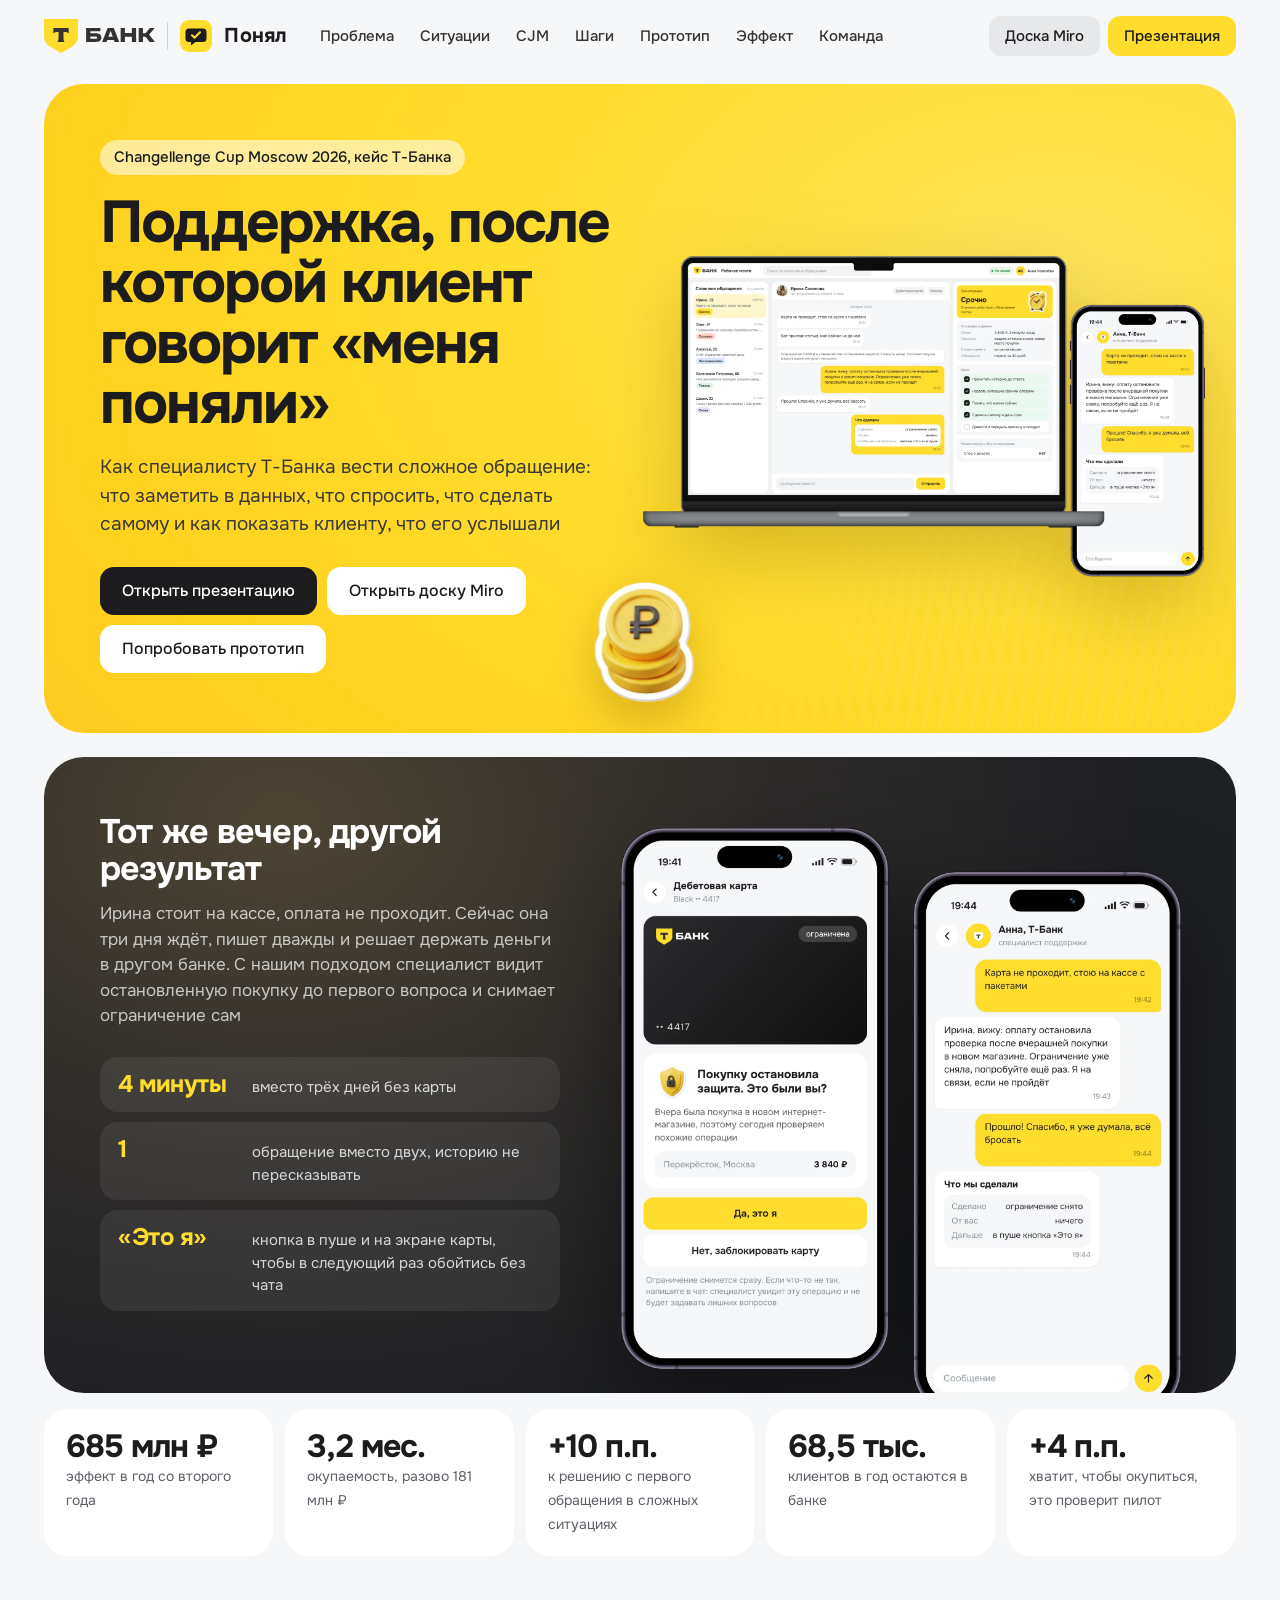
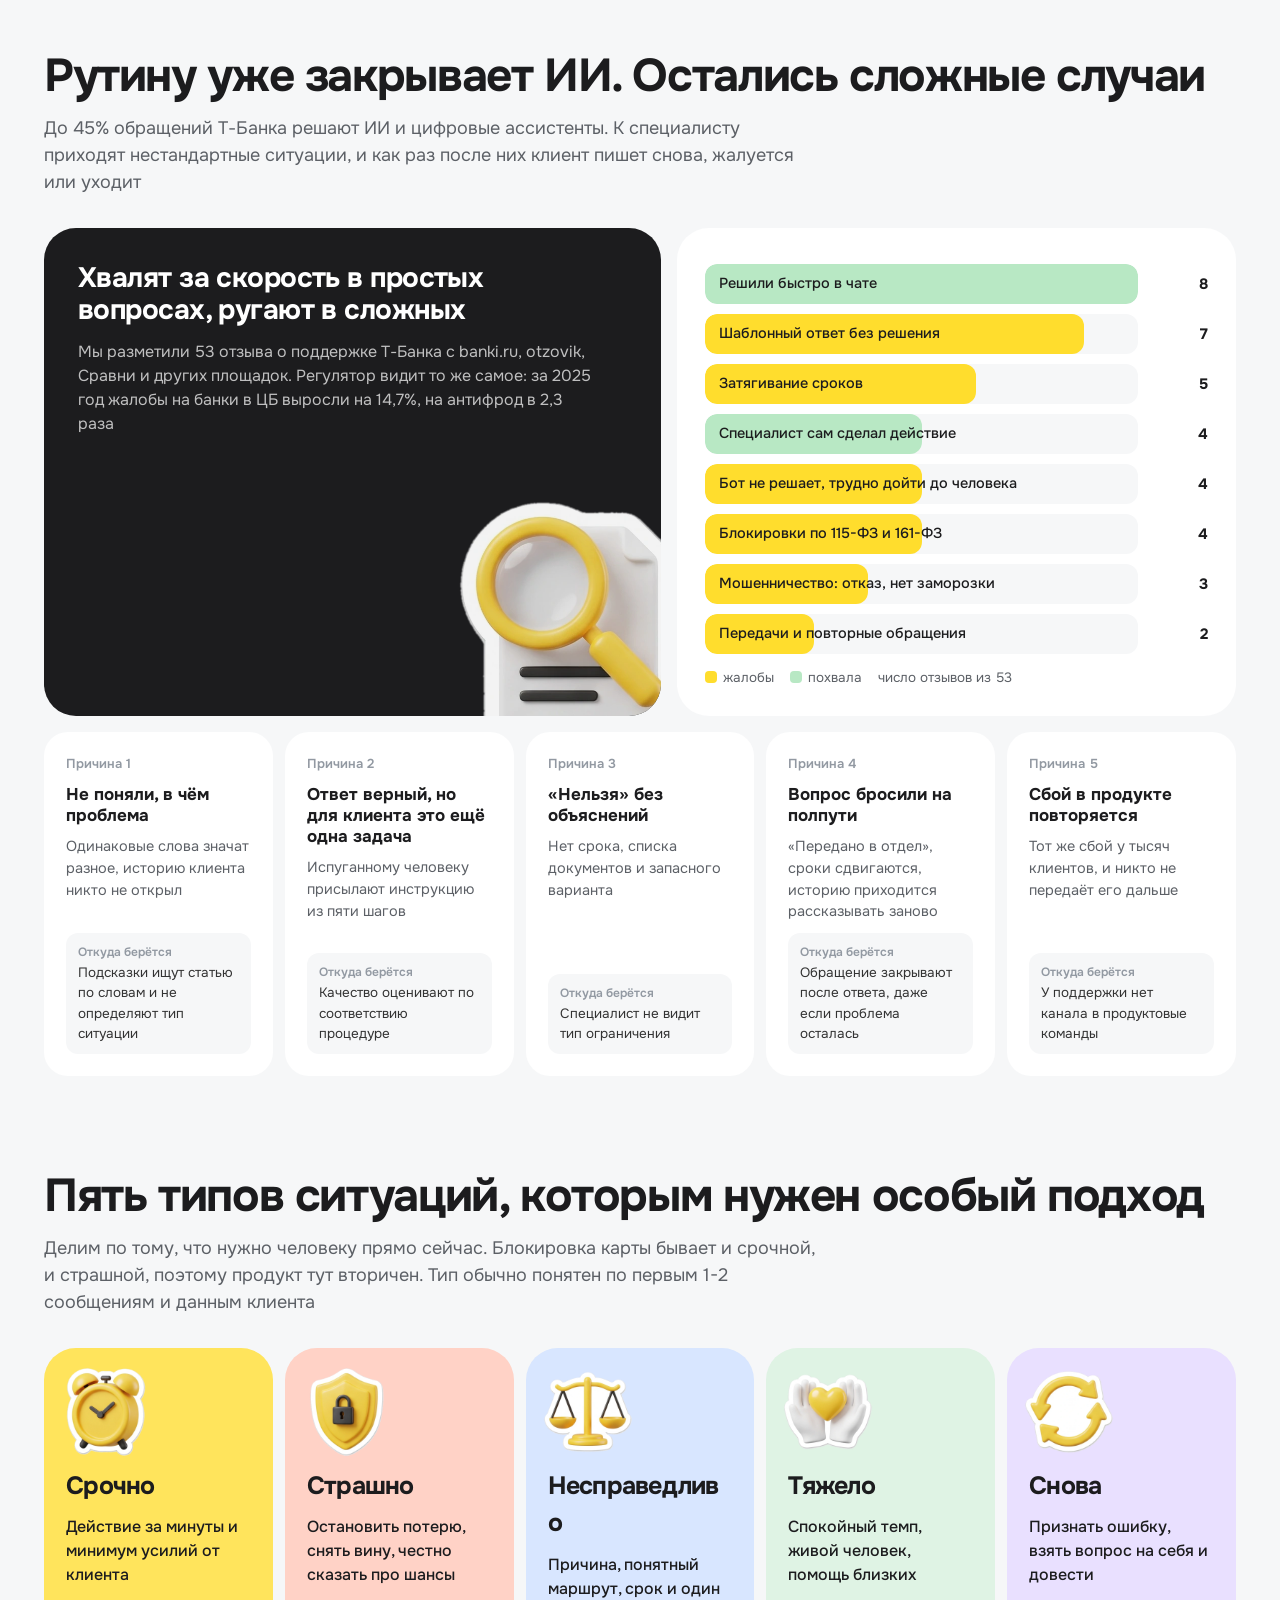
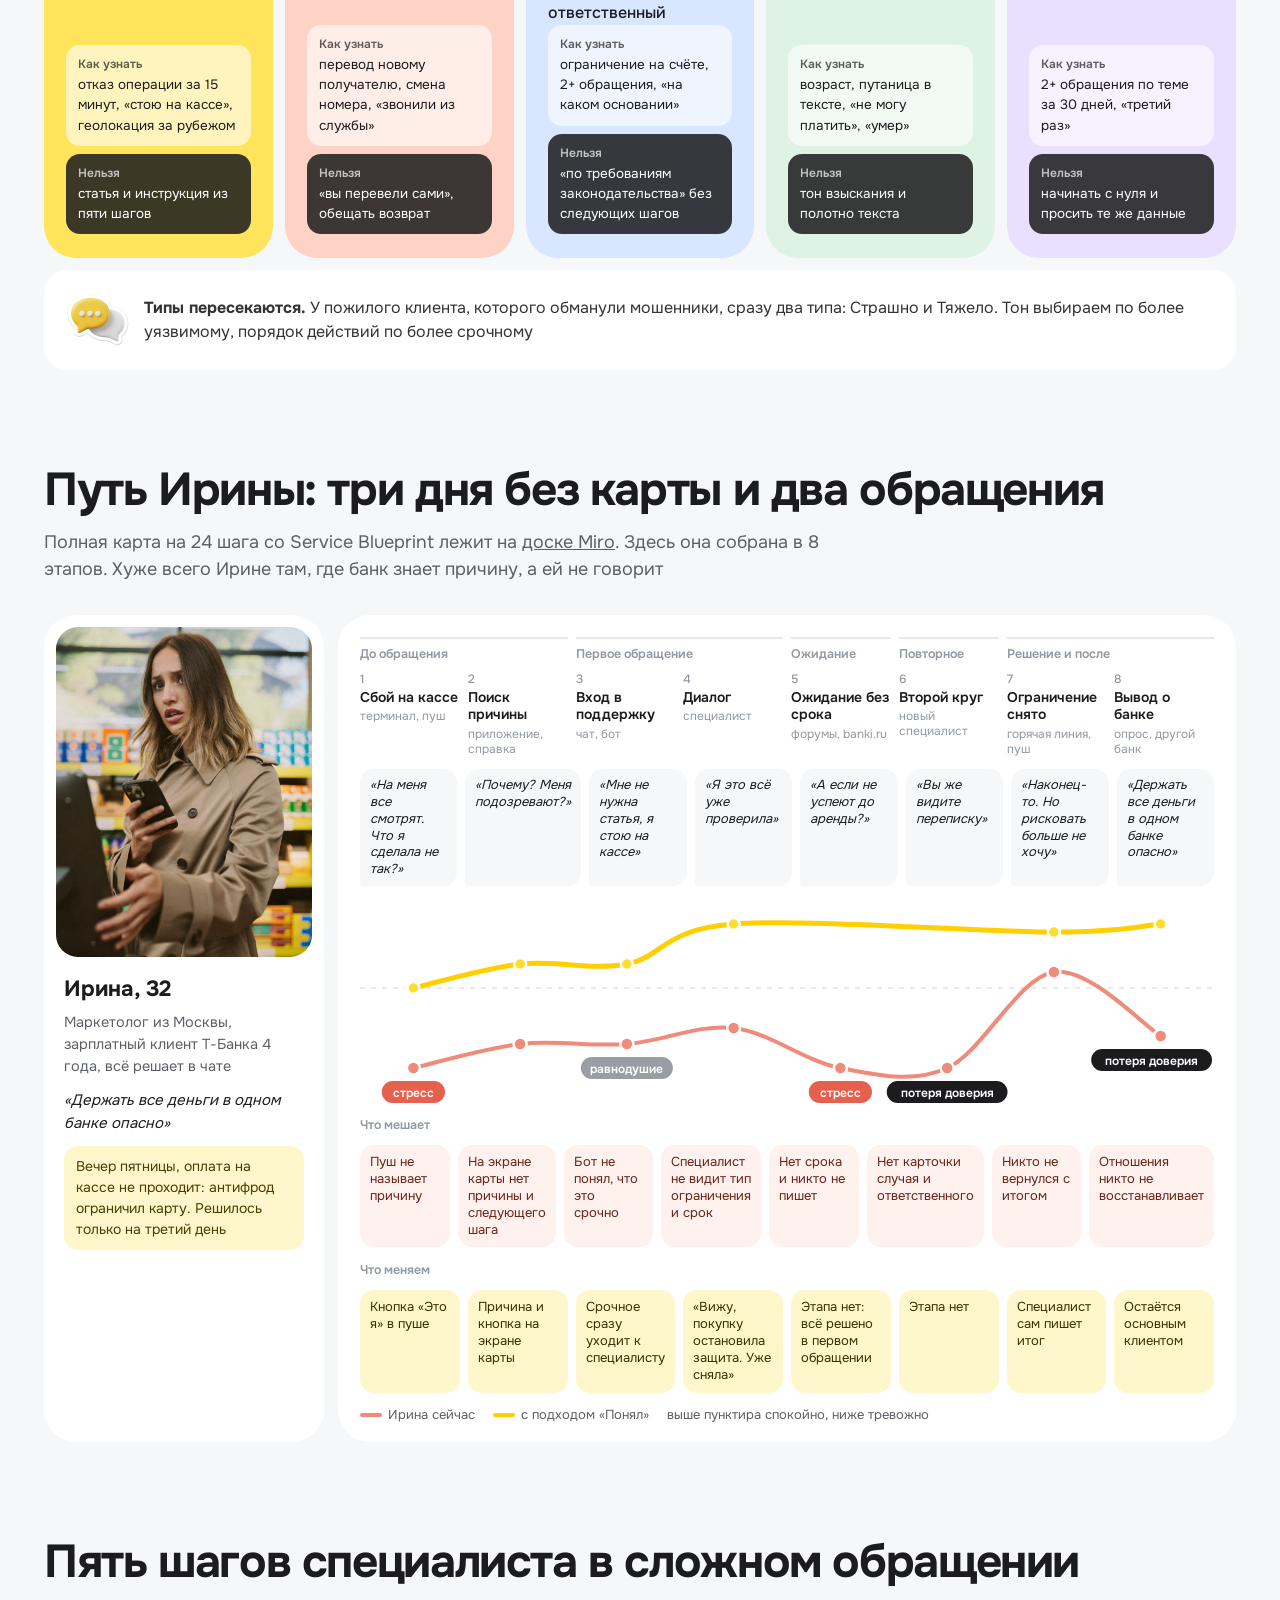
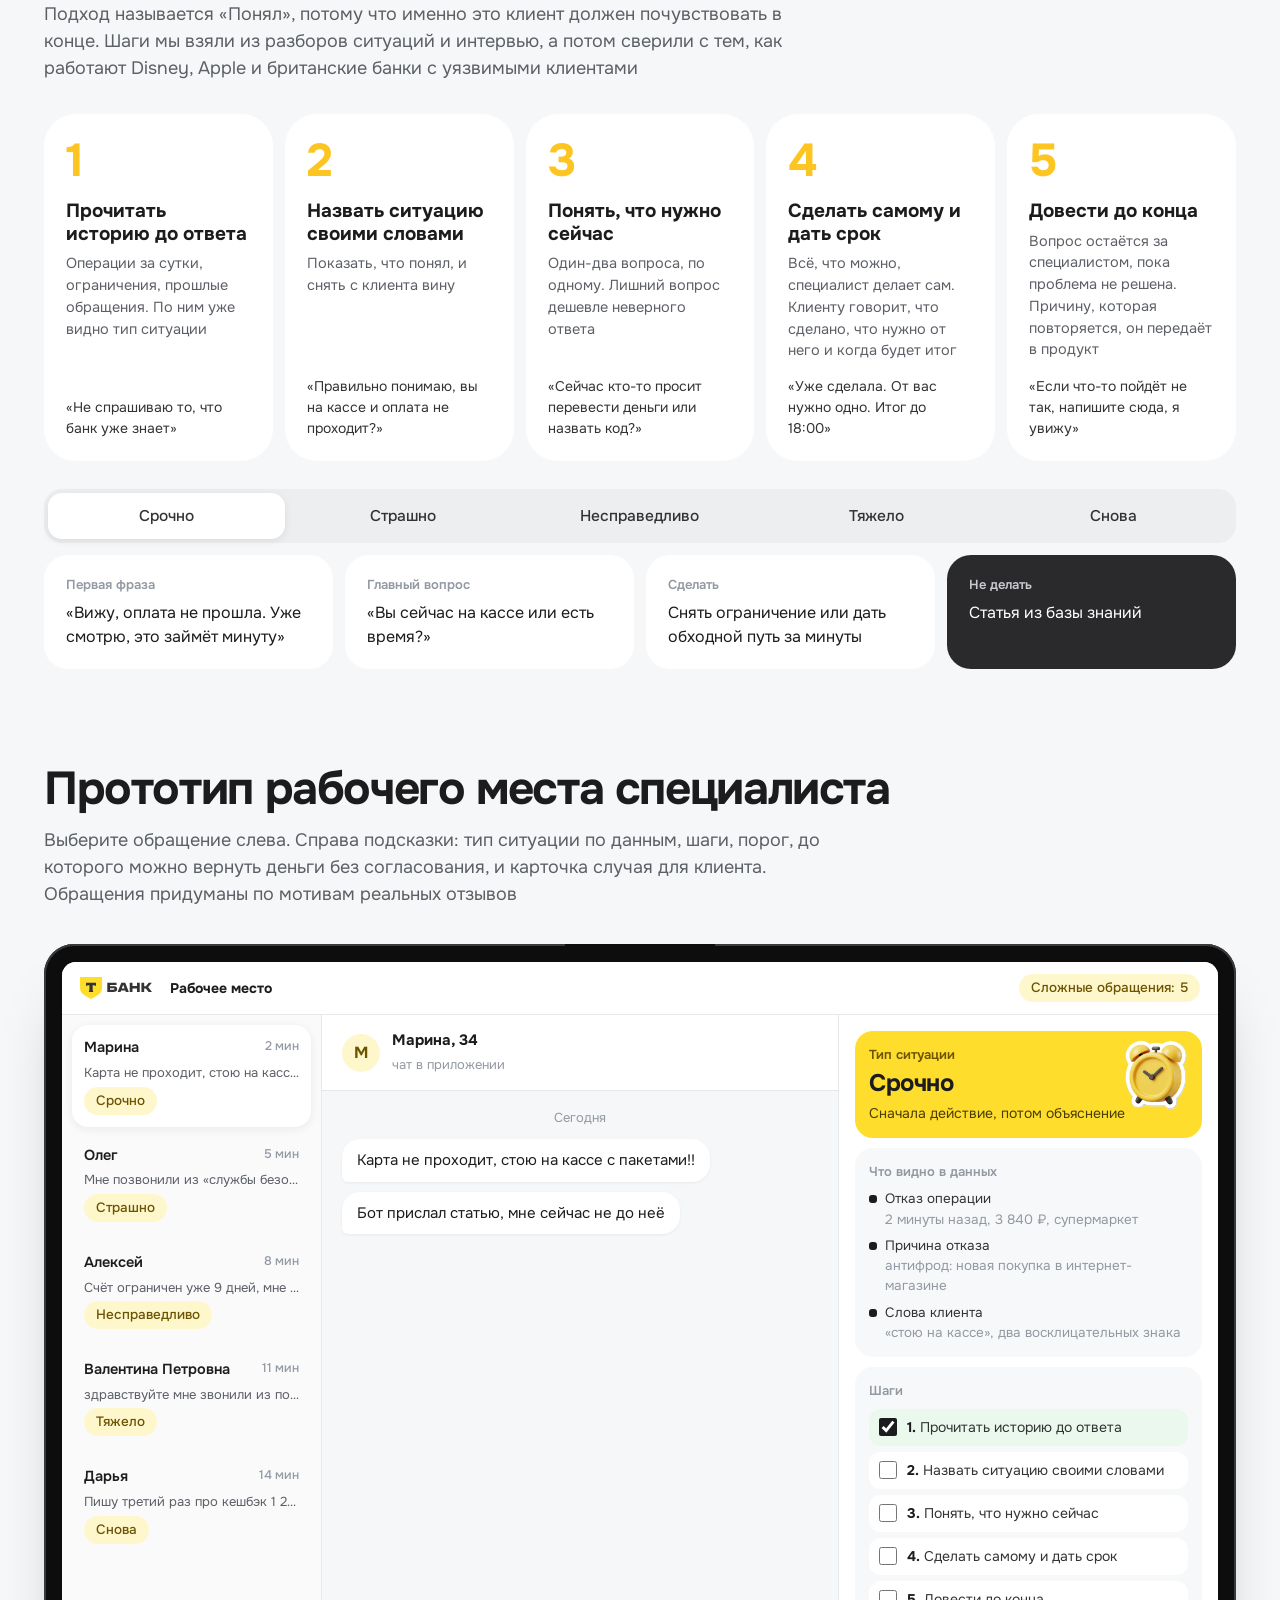
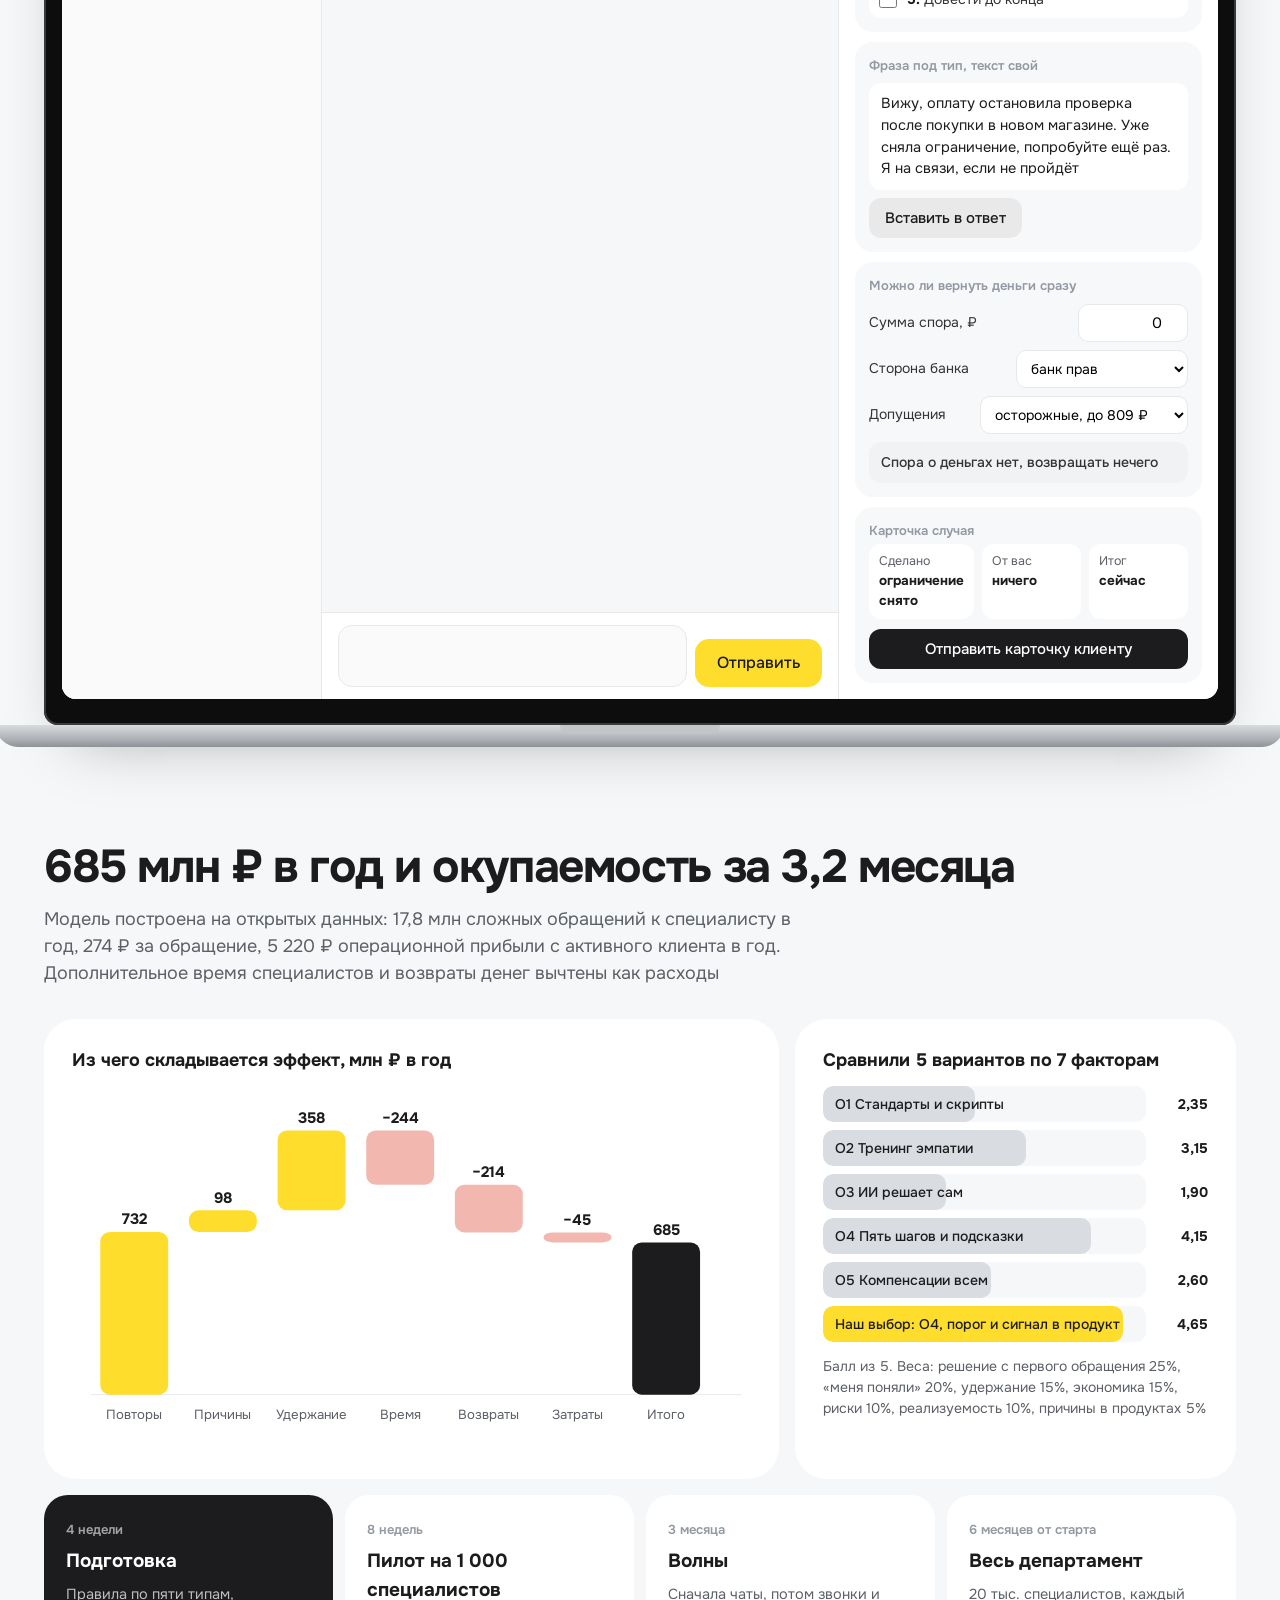
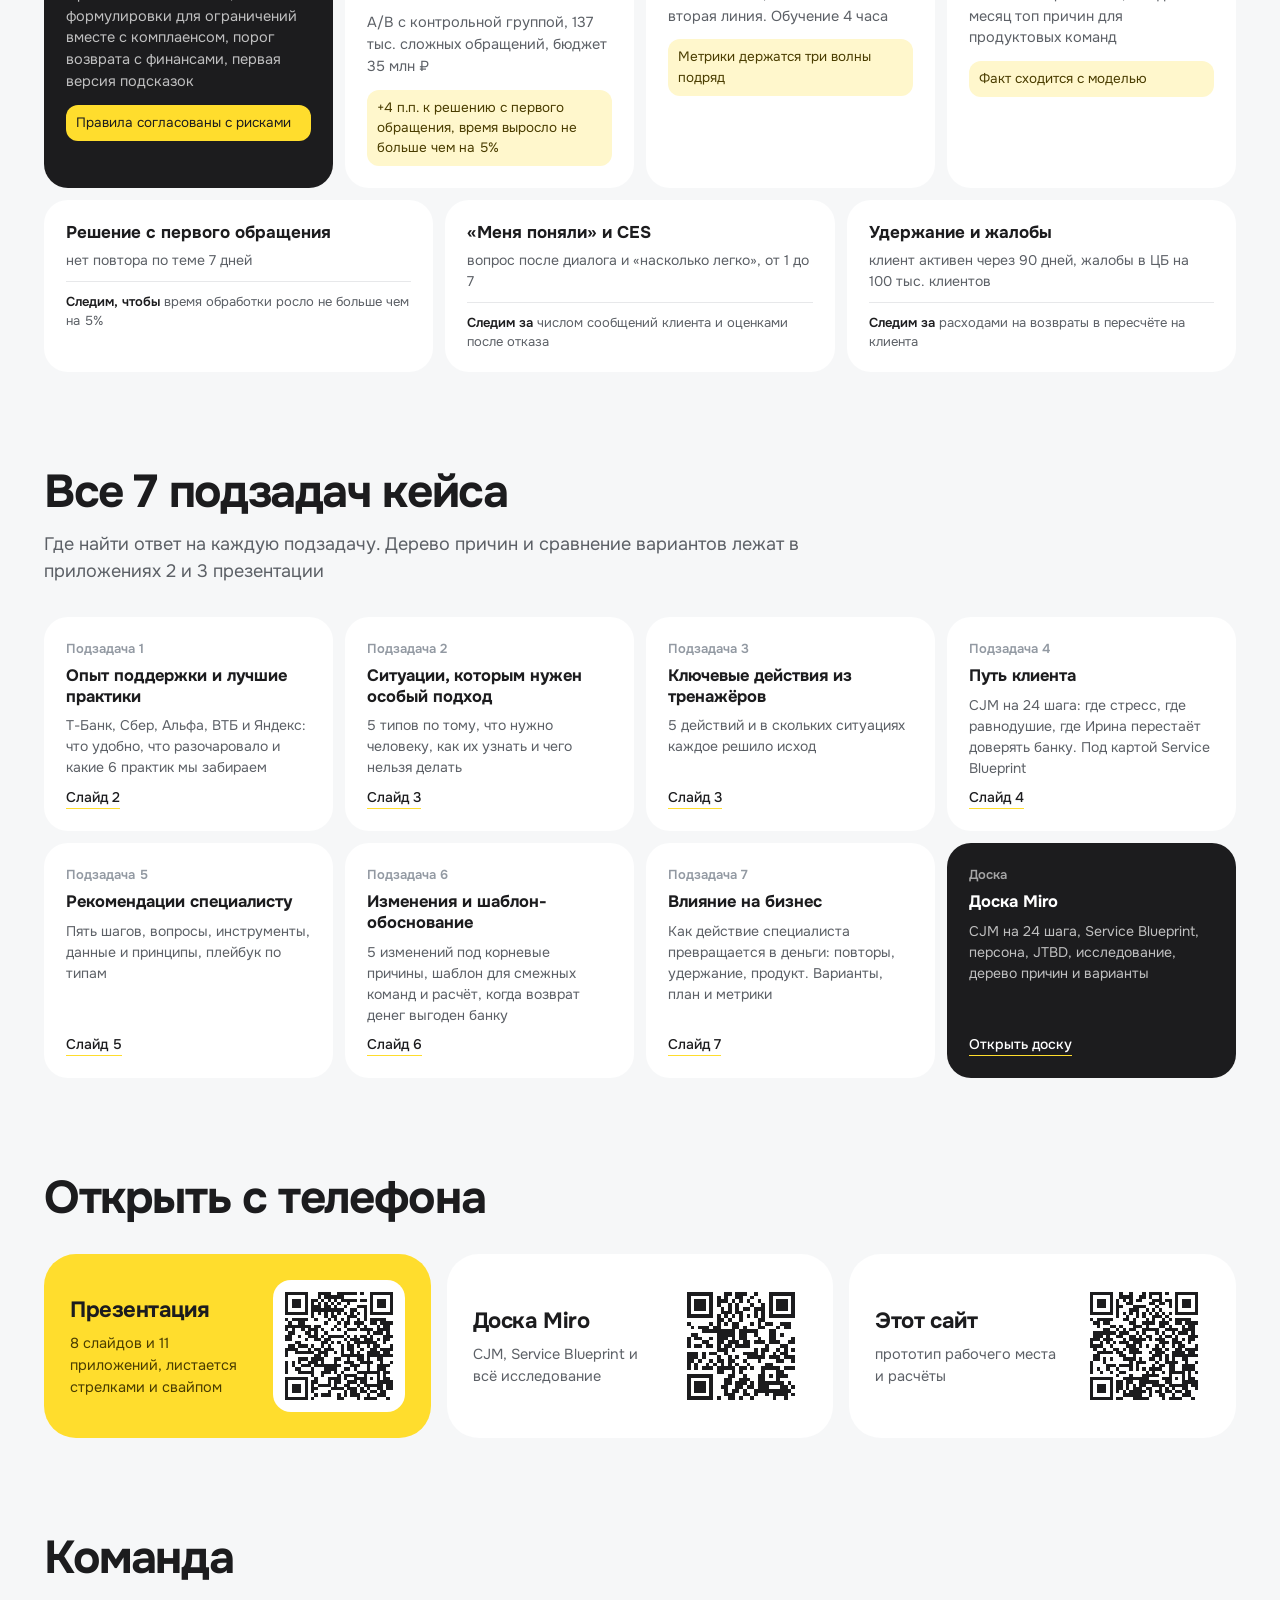
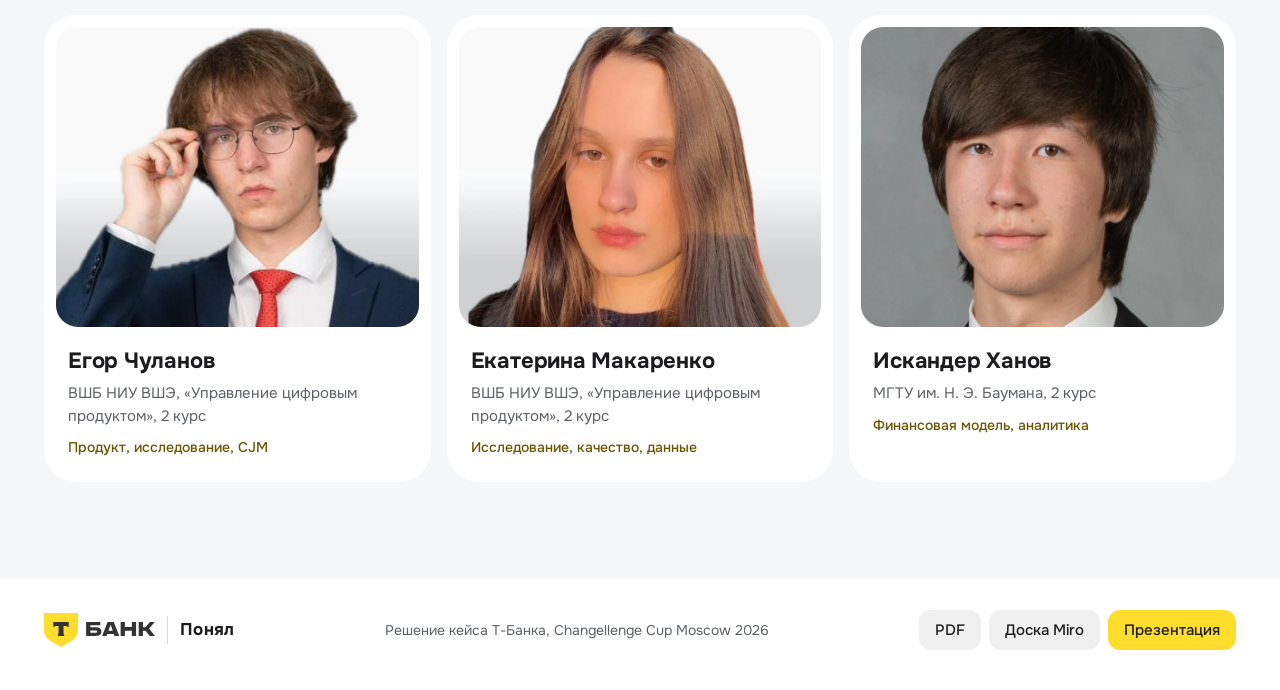
<file: site/index.html>
<!doctype html>
<html lang="ru">
<head>
<meta charset="utf-8">
<meta name="viewport" content="width=device-width, initial-scale=1">
<title>Понял: решение кейса Т-Банка</title>
<meta name="description" content="Решение кейса Т-Банка на Changellenge Cup Moscow 2026: подход для специалистов поддержки в сложных ситуациях, прототип рабочего места, CJM и финмодель">
<link rel="icon" href="img/tbank-icon.svg" type="image/svg+xml">
<link rel="stylesheet" href="assets/tokens.css">
<style>
* { box-sizing: border-box; }
html { scroll-behavior: smooth; }
body { margin: 0; font-family: var(--font); color: var(--ink); background: var(--bg); -webkit-font-smoothing: antialiased; line-height: 1.5; }
a { color: inherit; }
img { display: block; max-width: 100%; height: auto; }
button { font: inherit; }
:focus-visible { outline: 3px solid var(--blue); outline-offset: 3px; border-radius: 10px; }
.wrap { max-width: 1240px; margin: 0 auto; padding: 0 24px; }
.wrap > * { min-width: 0; }

/* Шапка как у бренд-портала: логотип, ссылки, кнопки справа */
.top { position: sticky; top: 0; z-index: 40; background: rgba(246, 247, 248, .82); -webkit-backdrop-filter: saturate(180%) blur(18px); backdrop-filter: saturate(180%) blur(18px); }
.top .wrap { display: flex; align-items: center; gap: 22px; height: 72px; }
.brand { display: flex; align-items: center; gap: 12px; text-decoration: none; font-weight: 700; font-size: 20px; letter-spacing: .01em; color: var(--ink-strong); }
.brand img { width: 32px; height: 32px; }
.brand img.tlogo { width: auto; height: 34px; }
.brand .sep { width: 1.5px; height: 28px; background: rgba(0,0,0,.15); display: block; }
.brand small { display: block; font-size: 12px; font-weight: 500; color: var(--muted); letter-spacing: 0; line-height: 1.1; }
.links { display: flex; gap: 4px; }
.links a { text-decoration: none; font-size: 15px; font-weight: 500; padding: 8px 11px; border-radius: 12px; color: var(--ink); }
.links a:hover { background: rgba(0, 0, 0, .05); }
.top .act { margin-left: auto; display: flex; gap: 8px; }

.btn { display: inline-flex; align-items: center; justify-content: center; gap: 8px; height: 48px; padding: 0 22px; border-radius: 14px; border: 0; cursor: pointer; text-decoration: none;
  font: 500 16px/1 var(--font); white-space: nowrap; transition: background .2s, transform .3s var(--ease); }
.btn:active { transform: scale(.98); }
.btn.y { background: var(--y); color: var(--ink-strong); }
.btn.y:hover { background: var(--y-deep); }
.btn.w { background: #fff; color: var(--ink-strong); }
.btn.w:hover { background: #f1f2f4; }
.btn.g { background: rgba(0, 0, 0, .06); color: var(--ink-strong); }
.btn.g:hover { background: rgba(0, 0, 0, .1); }
.btn.d { background: var(--dark); color: #fff; }
.btn.sm { height: 40px; padding: 0 16px; border-radius: 12px; font-size: 15px; }
.btn svg { width: 18px; height: 18px; }

/* Жёлтый баннер, как «Новый подход к бренду» */
.hero { position: relative; margin-top: 12px; border-radius: var(--r-xl); overflow: hidden; padding: 56px 28px 60px 56px;
  background: radial-gradient(120% 140% at 85% 30%, #ffe45c 0%, var(--y) 38%, #ffd21f 70%, #fcc521 100%); display: grid; grid-template-columns: .95fr 1.05fr; gap: 24px; min-height: 520px; }
.hero::after { content: ""; position: absolute; right: -10%; bottom: -30%; width: 70%; height: 90%; pointer-events: none;
  background: repeating-linear-gradient(100deg, rgba(255, 255, 255, .0) 0 14px, rgba(255, 255, 255, .22) 14px 16px); filter: blur(2px); transform: skewY(-8deg); opacity: .7;
  -webkit-mask: radial-gradient(60% 60% at 60% 60%, #000 30%, transparent 75%); mask: radial-gradient(60% 60% at 60% 60%, #000 30%, transparent 75%); }
.hero .tx { position: relative; z-index: 2; align-self: center; }
.hero .kick { display: inline-flex; align-items: center; gap: 8px; font-size: 15px; font-weight: 500; background: rgba(255, 255, 255, .55); padding: 6px 14px; border-radius: 999px; color: var(--ink-strong); }
h1 { margin: 18px 0 0; font-size: clamp(36px, 4.6vw, 60px); line-height: 1.03; letter-spacing: -.035em; font-weight: 700; color: var(--ink-strong); }
.hero p.lead { margin: 18px 0 0; font-size: 19px; max-width: 540px; color: #3a3a3a; }
.hero .cta { margin-top: 28px; display: flex; gap: 10px; flex-wrap: wrap; }
.hero .art { position: relative; z-index: 2; }
.hero .art .dev { position: absolute; left: -2%; top: 50%; width: 104%; max-width: none; transform: translateY(-50%); filter: drop-shadow(0 30px 40px rgba(110, 80, 0, .28)); }
.hero .art .coin { position: absolute; width: 22%; left: -10%; bottom: -6%; filter: drop-shadow(0 20px 24px rgba(120, 80, 0, .28)); animation: float 7s ease-in-out infinite; }
@keyframes float { 50% { translate: 0 -12px; } }
@media (prefers-reduced-motion: reduce) { .hero .art img { animation: none !important; } }

/* Тёмная карточка с двумя телефонами */
.stage { position: relative; margin-top: 24px; border-radius: var(--r-xl); overflow: hidden; display: grid; grid-template-columns: .9fr 1.1fr; align-items: center; gap: 24px;
  background: radial-gradient(90% 120% at 20% 10%, #4d4434 0%, #2e2c2a 45%, #1f2024 80%); padding: 56px 40px 0 56px; color: #fff; }
.stage .cap { align-self: start; padding-bottom: 48px; }
.stage .cap b { display: block; font-size: 34px; letter-spacing: -.025em; line-height: 1.1; }
.stage .cap p { margin: 14px 0 0; color: rgba(255, 255, 255, .72); font-size: 17px; max-width: 460px; }
.stage .facts { margin-top: 28px; display: grid; gap: 10px; max-width: 460px; }
.stage .facts div { display: grid; grid-template-columns: 120px 1fr; gap: 14px; align-items: baseline; background: rgba(255, 255, 255, .07); border-radius: 18px; padding: 14px 18px; }
.stage .facts b { font-size: 24px; color: var(--y); letter-spacing: -.02em; }
.stage .facts span { font-size: 15px; color: rgba(255, 255, 255, .8); }
.stage .dev { align-self: end; width: 100%; max-width: 620px; justify-self: center; filter: drop-shadow(0 40px 50px rgba(0, 0, 0, .45)); margin-bottom: -6%; }
.tag { display: inline-flex; align-items: center; gap: 6px; height: 28px; padding: 0 12px; border-radius: 999px; font-size: 13.5px; font-weight: 500; background: var(--y-soft); color: #6b5300; }
.tag.dark { background: var(--dark); color: #fff; }

.kpis { display: grid; grid-template-columns: repeat(5, 1fr); gap: 12px; margin-top: 16px; }
.kpi { background: var(--card); border-radius: var(--r-m); padding: 20px 22px; }
.kpi b { display: block; font-size: 32px; letter-spacing: -.03em; line-height: 1.1; color: var(--ink-strong); }
.kpi span { font-size: 14px; color: var(--ink-2); }

section { padding: 96px 0 0; scroll-margin-top: 60px; }
h2 { margin: 0; font-size: clamp(30px, 3.6vw, 46px); letter-spacing: -.03em; line-height: 1.06; font-weight: 700; color: var(--ink-strong); }
.sub { margin: 14px 0 0; color: var(--ink-2); font-size: 18px; max-width: 780px; }
.card { background: var(--card); border-radius: var(--r-l); padding: 28px; }

/* Проблема */
.prob { display: grid; grid-template-columns: 1.05fr .95fr; gap: 16px; margin-top: 32px; }
.prob .main { background: var(--dark); color: #fff; border-radius: var(--r-l); padding: 34px; position: relative; overflow: hidden; }
.prob .main b { display: block; font-size: 28px; line-height: 1.15; letter-spacing: -.02em; max-width: 520px; }
.prob .main p { color: rgba(255, 255, 255, .72); margin: 14px 0 0; font-size: 16px; max-width: 520px; }
.prob .main img { position: absolute; right: -40px; bottom: -40px; width: 260px; opacity: .95; }
.bars { display: grid; gap: 10px; margin-top: 8px; }
.bar { display: grid; grid-template-columns: 1fr 60px; align-items: center; gap: 10px; font-size: 14.5px; }
.bar .l { position: relative; height: 40px; border-radius: 12px; background: var(--bg); overflow: hidden; }
.bar .l i { position: absolute; inset: 0 auto 0 0; border-radius: 12px; background: var(--y); }
.bar .l i.good { background: #b8e8c4; }
.bar .l span { position: relative; z-index: 1; display: flex; align-items: center; height: 100%; padding: 0 14px; font-weight: 500; color: var(--ink-strong); }
.bar b { text-align: right; font-size: 15px; color: var(--ink-strong); }
.legend { display: flex; gap: 16px; font-size: 13.5px; color: var(--ink-2); margin-top: 14px; }
.legend i { display: inline-block; width: 12px; height: 12px; border-radius: 4px; vertical-align: -1px; margin-right: 6px; background: var(--y); }
.legend i.good { background: #b8e8c4; }

.tree { display: grid; grid-template-columns: repeat(5, 1fr); gap: 12px; margin-top: 16px; }
.br { background: var(--card); border-radius: var(--r-m); padding: 22px; display: flex; flex-direction: column; gap: 10px; }
.br .k { font-size: 13px; font-weight: 600; color: var(--muted); }
.br b { font-size: 17px; line-height: 1.25; color: var(--ink-strong); }
.br p { margin: 0; font-size: 14.5px; color: var(--ink-2); }
.br .root { margin-top: auto; font-size: 13.5px; background: var(--bg); border-radius: 12px; padding: 10px 12px; color: var(--ink); }
.br .root em { font-style: normal; font-weight: 600; display: block; color: var(--muted); font-size: 12px; margin-bottom: 2px; }

/* Типы ситуаций */
.types { display: grid; grid-template-columns: repeat(5, 1fr); gap: 12px; margin-top: 32px; }
.ty { border-radius: var(--r-l); padding: 24px 22px; min-height: 360px; display: flex; flex-direction: column; color: var(--ink-strong); position: relative; overflow: hidden; }
.ty .ic { width: 92px; height: 92px; margin: -6px 0 6px -6px; }
.ty h3 { margin: 4px 0 0; font-size: 25px; letter-spacing: -.03em; overflow-wrap: anywhere; }
.ty .need { margin-top: 10px; font-size: 16px; font-weight: 500; }
.ty .sig { margin-top: auto; font-size: 13.5px; background: rgba(255, 255, 255, .6); border-radius: 14px; padding: 10px 12px; }
.ty .sig em { display: block; font-style: normal; font-weight: 600; font-size: 12px; opacity: .7; margin-bottom: 2px; }
.ty .no { margin-top: 8px; font-size: 13.5px; background: rgba(28, 28, 30, .86); color: #fff; border-radius: 14px; padding: 10px 12px; }
.ty .no em { display: block; font-style: normal; font-weight: 600; font-size: 12px; opacity: .7; margin-bottom: 2px; }
.t1 { background: #ffe45c; } .t2 { background: #ffd2c6; } .t3 { background: #d8e6ff; } .t4 { background: #dff3e4; } .t5 { background: #e9e0ff; }
.rule { margin-top: 12px; background: var(--card); border-radius: var(--r-m); padding: 18px 22px; font-size: 16px; display: flex; gap: 14px; align-items: center; }
.rule img { width: 64px; flex: none; }


/* CJM */
.jr { display: grid; grid-template-columns: 280px 1fr; gap: 14px; margin-top: 32px; }
.pc { background: var(--card); border-radius: var(--r-l); padding: 12px 12px 22px; }
.pc img { width: 100%; height: 330px; object-fit: cover; object-position: 50% 15%; border-radius: 22px; }
.pc b { display: block; margin: 16px 8px 0; font-size: 22px; color: var(--ink-strong); }
.pc span { display: block; margin: 6px 8px 0; font-size: 14.5px; color: var(--ink-2); }
.pc em { display: block; margin: 12px 8px 0; font-style: normal; font-size: 14px; background: var(--y-soft); border-radius: 14px; padding: 10px 12px; color: #4a3d00; }
.pc q { display: block; margin: 12px 8px 0; font-size: 15px; font-style: italic; color: var(--ink-strong); quotes: "«" "»"; }
.pc q::before { content: open-quote; } .pc q::after { content: close-quote; }
.jmap { background: var(--card); border-radius: var(--r-l); padding: 22px 22px 18px; overflow-x: auto; }
.jm { min-width: 820px; }
.jm .grp { display: grid; grid-template-columns: repeat(8, 1fr); gap: 8px; }
.jm .grp span { font-size: 12.5px; font-weight: 600; color: var(--muted); border-top: 2px solid var(--line); padding-top: 6px; }
.jm .phs { display: grid; grid-template-columns: repeat(8, 1fr); gap: 8px; margin-top: 8px; }
.jm .phs div { font-size: 14px; font-weight: 600; line-height: 1.25; color: var(--ink-strong); }
.jm .phs div i { display: block; font-style: normal; font-weight: 500; font-size: 12px; color: var(--muted); margin-bottom: 2px; }
.jm .phs div small { display: block; font-weight: 400; font-size: 12px; color: var(--muted); margin-top: 3px; }
.jm .qts { display: grid; grid-template-columns: repeat(8, 1fr); gap: 8px; margin-top: 12px; }
.jm .qts div { background: var(--bg); border-radius: 14px 14px 14px 4px; padding: 8px 10px; font-size: 13px; line-height: 1.3; font-style: italic; color: var(--ink-strong); }
.jm .curve { position: relative; height: 210px; margin-top: 6px; }
.jm .curve svg { position: absolute; inset: 0; width: 100%; height: 100%; overflow: visible; }
.jm .row2 { display: grid; grid-template-columns: repeat(8, 1fr); gap: 8px; margin-top: 10px; }
.jm .row2 > div { border-radius: 14px; padding: 9px 10px; font-size: 13px; line-height: 1.3; }
.jm .pain { background: #fff1ee; color: #6a2318; }
.jm .fix { background: var(--y-soft); color: #3a3000; }
.jm .rh { margin-top: 14px; font-size: 12.5px; font-weight: 600; color: var(--muted); }
.jm .lgd { display: flex; gap: 18px; font-size: 13px; color: var(--ink-2); margin-top: 12px; flex-wrap: wrap; }
.jm .lgd i { display: inline-block; width: 22px; height: 4px; border-radius: 2px; vertical-align: middle; margin-right: 6px; }
@media (max-width: 1100px) { .jr { grid-template-columns: 1fr; } .pc img { height: 380px; } }

/* Шаги */
.steps { display: grid; grid-template-columns: repeat(5, 1fr); gap: 12px; margin-top: 32px; }
.st { background: var(--card); border-radius: var(--r-l); padding: 24px 22px 22px; display: flex; flex-direction: column; }
.st .L { font-size: 46px; line-height: 1; font-weight: 700; letter-spacing: -.04em; color: var(--y-deep); }
.st b { margin-top: 16px; font-size: 19px; line-height: 1.2; color: var(--ink-strong); }
.st p { margin: 8px 0 0; font-size: 14.5px; color: var(--ink-2); }
.st q { display: block; margin-top: auto; padding-top: 14px; font-size: 14px; color: var(--ink); quotes: "«" "»"; }
.st q::before { content: open-quote; } .st q::after { content: close-quote; }

.seg { position: relative; display: grid; grid-template-columns: repeat(5, 1fr); padding: 4px; margin-top: 28px; border-radius: 18px; background: #eceef0; }
.seg button { position: relative; z-index: 1; height: 46px; border: 0; background: none; font-weight: 500; font-size: 15.5px; color: var(--ink); cursor: pointer; border-radius: 14px; transition: color .3s; }
.seg .thumb { position: absolute; top: 4px; bottom: 4px; left: 4px; width: calc((100% - 8px) / 5); border-radius: 14px; background: #fff; box-shadow: 0 2px 8px rgba(0, 0, 0, .08); transition: transform .45s var(--ease); }
.play { display: grid; grid-template-columns: repeat(4, 1fr); gap: 12px; margin-top: 12px; }
.play > div { background: var(--card); border-radius: var(--r-m); padding: 20px 22px; }
.play em { display: block; font-style: normal; font-size: 13px; font-weight: 600; color: var(--muted); margin-bottom: 6px; }
.play p { margin: 0; font-size: 16px; color: var(--ink-strong); }
.play .bad { background: #2a2a2d; color: #fff; }
.play .bad p { color: #fff; }

/* Прототип рабочего места */
.mac { margin-top: 36px; }
.mac .lid { position: relative; background: #0d0d0e; border-radius: 30px 30px 14px 14px; padding: 18px 18px 26px; box-shadow: inset 0 0 0 2px #3a3a3c, 0 40px 60px -30px rgba(0, 0, 0, .35); }
.mac .lid::before { content: ""; position: absolute; left: 50%; top: 0; width: 150px; height: 18px; margin-left: -75px; background: #0d0d0e; border-radius: 0 0 12px 12px; z-index: 2; }
.mac .base { position: relative; height: 22px; margin: 0 -4%; background: linear-gradient(180deg, #d9dbde, #a9acb1 70%, #8e9196); border-radius: 0 0 26px 26px; }
.mac .base::before { content: ""; position: absolute; left: 50%; top: 0; width: 160px; height: 9px; margin-left: -80px; background: #c3c5c9; border-radius: 0 0 10px 10px; }
.ws { background: #eef0f2; border-radius: 14px; overflow: hidden; }
.ws .win { background: #fff; overflow: hidden; display: grid; grid-template-columns: 260px 1fr 380px; grid-template-rows: auto 1fr; }
.ws .bar0 { grid-column: 1 / -1; display: flex; align-items: center; gap: 10px; padding: 12px 18px; border-bottom: 1px solid var(--line); font-size: 14px; color: var(--ink-2); }
.ws .bar0 .dot { width: 10px; height: 10px; border-radius: 50%; background: #e3e5e8; }
.ws .bar0 b { color: var(--ink-strong); margin-left: 8px; }
.ws .bar0 .r { margin-left: auto; display: flex; gap: 8px; align-items: center; }
.q { border-right: 1px solid var(--line); padding: 10px; display: flex; flex-direction: column; gap: 6px; background: #fafafb; }
.q button { text-align: left; border: 0; background: none; border-radius: 16px; padding: 12px; cursor: pointer; display: grid; gap: 4px; }
.q button:hover { background: #f0f1f3; }
.q button.on { background: #fff; box-shadow: 0 2px 10px rgba(0, 0, 0, .07); }
.q .nm { font-weight: 600; font-size: 14.5px; color: var(--ink-strong); display: flex; justify-content: space-between; }
.q .nm span { font-weight: 500; font-size: 12.5px; color: var(--muted); }
.q .pv { font-size: 13px; color: var(--ink-2); white-space: nowrap; overflow: hidden; text-overflow: ellipsis; }
.q .tg { justify-self: start; }
.chat { display: flex; flex-direction: column; background: #f6f7f8; min-width: 0; }
.chat .hd { padding: 14px 20px; border-bottom: 1px solid var(--line); background: #fff; display: flex; align-items: center; gap: 12px; }
.chat .av { width: 38px; height: 38px; border-radius: 50%; background: var(--y-soft); display: grid; place-items: center; font-weight: 700; color: #6b5300; }
.chat .hd b { display: block; font-size: 15px; color: var(--ink-strong); }
.chat .hd span { font-size: 13px; color: var(--muted); }
.chat .lg { flex: 1; min-height: 420px; overflow: auto; padding: 16px 20px; display: flex; flex-direction: column; gap: 10px; }
.bub { max-width: 78%; padding: 11px 15px; border-radius: 18px; font-size: 15px; line-height: 1.38; background: #fff; color: var(--ink-strong); box-shadow: 0 1px 3px rgba(0, 0, 0, .06); }
.bub.cl { align-self: flex-start; border-bottom-left-radius: 6px; }
.bub.op { align-self: flex-end; background: var(--y); border-bottom-right-radius: 6px; }
.bub.sys { align-self: center; background: none; box-shadow: none; color: var(--muted); font-size: 13px; padding: 2px; }
.bub .cc { margin-top: 8px; background: #fff; border-radius: 14px; padding: 10px 12px; font-size: 13.5px; }
.bub .cc div { display: flex; justify-content: space-between; gap: 12px; padding: 3px 0; }
.bub .cc div span:first-child { color: var(--muted); }
.chat .cmp { padding: 12px 16px; background: #fff; border-top: 1px solid var(--line); display: flex; gap: 8px; align-items: flex-end; }
.chat textarea { flex: 1; resize: none; border: 1px solid var(--line); border-radius: 14px; padding: 10px 12px; font: 15px/1.35 var(--font); min-height: 46px; max-height: 120px; color: var(--ink-strong); background: #fafafb; }
.cop { border-left: 1px solid var(--line); padding: 16px; display: flex; flex-direction: column; gap: 10px; }
.cop h4 { margin: 0; font-size: 13px; font-weight: 600; color: var(--muted); }
.blk { background: #f7f8f9; border-radius: 18px; padding: 14px; }
.blk.type { background: var(--y); position: relative; }
.blk.type img { position: absolute; right: 10px; top: 8px; width: 72px; height: 72px; }
.blk.type .ty-n { font-size: 24px; font-weight: 700; letter-spacing: -.02em; color: var(--ink-strong); }
.blk.type .ty-w { font-size: 14px; color: #4a3d00; margin-top: 2px; }
.sigs { margin: 8px 0 0; padding: 0; list-style: none; display: grid; gap: 6px; font-size: 13.5px; }
.sigs li { display: flex; gap: 8px; }
.sigs li i { flex: none; width: 8px; height: 8px; border-radius: 3px; background: var(--ink-strong); margin-top: 6px; }
.sigs li span { color: var(--muted); }
.chk { display: grid; gap: 6px; margin-top: 8px; }
.chk label { display: flex; gap: 10px; align-items: flex-start; font-size: 14px; cursor: pointer; padding: 8px 10px; border-radius: 12px; background: #fff; }
.chk input { accent-color: #1c1c1e; width: 18px; height: 18px; margin: 1px 0 0; flex: none; }
.chk label b { color: var(--ink-strong); }
.chk label.done { background: #eaf8ee; }
.sugg { font-size: 14.5px; color: var(--ink-strong); background: #fff; border-radius: 12px; padding: 10px 12px; margin-top: 8px; }
.sugg + .btn { margin-top: 8px; }
.calc { display: grid; gap: 8px; margin-top: 8px; font-size: 14px; }
.calc .rw { display: flex; justify-content: space-between; align-items: center; gap: 10px; }
.calc input[type=number] { width: 110px; border: 1px solid var(--line); border-radius: 10px; padding: 8px 10px; font: 15px var(--font); text-align: right; }
.calc select { border: 1px solid var(--line); border-radius: 10px; padding: 8px 10px; font: 14px var(--font); background: #fff; }
.verdict { border-radius: 12px; padding: 10px 12px; font-size: 14px; font-weight: 500; }
.verdict.ok { background: #e3f6e8; color: #0b6b25; }
.verdict.no { background: #fdecec; color: #a11d1d; }
.score { display: flex; gap: 8px; margin-top: 4px; }
.score div { flex: 1; background: #fff; border-radius: 12px; padding: 8px 10px; font-size: 12.5px; color: var(--ink-2); }
.score b { display: block; font-size: 18px; color: var(--ink-strong); }

/* Эффект */
.fx { display: grid; grid-template-columns: 1.25fr .75fr; gap: 16px; margin-top: 32px; }
.fx svg { width: 100%; height: auto; display: block; }
.opts { display: grid; gap: 8px; margin-top: 12px; }
.opt { display: grid; grid-template-columns: 1fr 52px; gap: 10px; align-items: center; font-size: 14px; }
.opt .l { height: 36px; border-radius: 10px; background: var(--bg); position: relative; overflow: hidden; }
.opt .l i { position: absolute; inset: 0 auto 0 0; background: #d9dce0; border-radius: 10px; }
.opt.rec .l i { background: var(--y); }
.opt .l span { position: relative; z-index: 1; display: flex; align-items: center; height: 100%; padding: 0 12px; font-weight: 500; color: var(--ink-strong); white-space: nowrap; }
.opt b { text-align: right; color: var(--ink-strong); }
.plan { display: grid; grid-template-columns: repeat(4, 1fr); gap: 12px; margin-top: 16px; }
.ph { background: var(--card); border-radius: var(--r-m); padding: 22px; position: relative; }
.ph .w { font-size: 13px; font-weight: 600; color: var(--muted); }
.ph b { display: block; margin-top: 6px; font-size: 19px; color: var(--ink-strong); }
.ph p { margin: 8px 0 0; font-size: 14.5px; color: var(--ink-2); }
.ph .gate { margin-top: 12px; font-size: 13.5px; background: var(--y-soft); border-radius: 12px; padding: 8px 10px; color: #4a3d00; }
.ph.now { background: var(--dark); color: #fff; }
.ph.now b { color: #fff; } .ph.now p { color: rgba(255, 255, 255, .72); } .ph.now .w { color: rgba(255, 255, 255, .6); }
.ph.now .gate { background: var(--y); color: var(--ink-strong); }
.mets { display: grid; grid-template-columns: repeat(3, 1fr); gap: 12px; margin-top: 12px; }
.met { background: var(--card); border-radius: var(--r-m); padding: 20px 22px; }
.met b { display: block; font-size: 17px; color: var(--ink-strong); }
.met span { display: block; font-size: 14px; color: var(--ink-2); margin-top: 4px; }
.met .ctl { margin-top: 10px; font-size: 13px; color: var(--ink-2); border-top: 1px solid var(--line); padding-top: 10px; }
.met .ctl em { font-style: normal; font-weight: 600; color: var(--ink-strong); }

/* Подзадачи кейса */
.crit { display: grid; grid-template-columns: repeat(4, 1fr); gap: 12px; margin-top: 32px; }
.cr { background: var(--card); border-radius: var(--r-m); padding: 22px; display: flex; flex-direction: column; gap: 8px; }
.cr .n { font-size: 13px; font-weight: 600; color: var(--muted); }
.cr b { font-size: 16.5px; line-height: 1.25; color: var(--ink-strong); }
.cr p { margin: 0; font-size: 14px; color: var(--ink-2); }
.cr a { margin-top: auto; font-size: 14px; font-weight: 500; text-decoration: none; color: var(--ink-strong); border-bottom: 1.5px solid var(--y); align-self: flex-start; }
.cr.miro { background: var(--dark); color: #fff; }
.cr.miro b { color: #fff; } .cr.miro p { color: rgba(255, 255, 255, .72); } .cr.miro a { color: #fff; } .cr.miro .n { color: rgba(255, 255, 255, .6); }

/* Ссылки с QR-кодами */
.links3 { display: grid; grid-template-columns: repeat(3, 1fr); gap: 16px; margin-top: 32px; }
.lk { background: var(--card); border-radius: var(--r-l); padding: 26px; display: grid; grid-template-columns: 1fr 132px; gap: 18px; align-items: center; text-decoration: none; color: inherit; transition: transform .3s var(--ease); }
.lk:hover { transform: translateY(-3px); }
.lk.y { background: var(--y); }
.lk b { display: block; font-size: 22px; letter-spacing: -.02em; color: var(--ink-strong); }
.lk span { display: block; margin-top: 6px; font-size: 14.5px; color: var(--ink-2); }
.lk.y span { color: #4a3d00; }
.lk .qr { background: #fff; border-radius: 18px; padding: 12px; }
.lk .qr img { width: 100%; height: auto; }

/* Команда */
.team { display: grid; grid-template-columns: repeat(3, 1fr); gap: 16px; margin-top: 32px; }
.pr { background: var(--card); border-radius: var(--r-l); padding: 12px 12px 24px; }
.pr .ph0 { height: 300px; border-radius: 22px; overflow: hidden; background: var(--bg); }
.pr .ph0 img { width: 100%; height: 100%; object-fit: cover; object-position: 50% 20%; }
.pr .ph0.ini { display: grid; place-items: center; background: linear-gradient(160deg, var(--y-2), var(--y)); font-size: 80px; font-weight: 700; color: var(--ink-strong); }
.pr b { display: block; margin: 18px 12px 0; font-size: 22px; color: var(--ink-strong); letter-spacing: -.01em; }
.pr span { display: block; margin: 4px 12px 0; font-size: 15px; color: var(--ink-2); }
.pr em { display: block; margin: 10px 12px 0; font-style: normal; font-size: 14px; font-weight: 500; color: #6b5300; }

footer { margin-top: 96px; background: #fff; }
footer .wrap { display: flex; gap: 24px; align-items: center; justify-content: space-between; padding-top: 32px; padding-bottom: 40px; font-size: 14px; color: var(--ink-2); flex-wrap: wrap; }
footer .brand { font-size: 17px; }

@media (max-width: 1100px) {
  .links { display: none; }
  .hero { grid-template-columns: 1fr; padding: 40px 28px; }
  .hero { padding: 40px 0 40px 28px; }
  .hero .tx { padding-right: 28px; }
  .kpis { grid-template-columns: repeat(2, 1fr); }
  .prob, .fx { grid-template-columns: 1fr; }
  .tree, .types, .steps { grid-template-columns: 1fr 1fr; }
  .play, .plan, .crit { grid-template-columns: 1fr 1fr; }
  .mets { grid-template-columns: 1fr; }
  .ws .win { grid-template-columns: 1fr; }
  .stage { grid-template-columns: 1fr; padding: 36px 24px 0; }
  .stage .dev { max-width: 520px; }
  .links3 { grid-template-columns: 1fr; }
  .mac .lid { padding: 10px 10px 16px; border-radius: 22px 22px 10px 10px; }
  .mac .lid::before { display: none; }
  .hero .art .dev { position: relative; width: 112%; left: 0; top: 0; transform: none; }
  .hero .art .coin { display: none; }
  .q { flex-direction: row; overflow-x: auto; border-right: 0; border-bottom: 1px solid var(--line); }
  .q button { min-width: 220px; }
  .cop { border-left: 0; border-top: 1px solid var(--line); max-height: none; }
  .team { grid-template-columns: 1fr; }
}
@media (max-width: 640px) {
  .wrap { padding: 0 16px; }
  .brand img.tlogo, .brand .sep { display: none; }
  .top .act .btn.g { display: none; }
  .tree, .types, .steps, .play, .plan, .crit { grid-template-columns: 1fr; }
  .seg { grid-template-columns: repeat(5, auto); overflow-x: auto; }
  .seg .thumb { display: none; }
  .seg button[aria-selected="true"] { background: #fff; }
  .ty { min-height: 0; }
  .stage .cap b { font-size: 26px; }
  .stage .facts div { grid-template-columns: 96px 1fr; }
  .lk { grid-template-columns: 1fr 104px; }
  .prob .main { padding-bottom: 170px; }
  .prob .main img { width: 170px; right: -20px; bottom: -40px; }
  .kpi b { font-size: 26px; }
}
</style>
</head>
<body>

<header class="top">
  <div class="wrap">
    <a class="brand" href="#"><img src="img/tbank-logo.svg" alt="Т-Банк" class="tlogo"><i class="sep"></i><img src="img/mark.svg" alt="" width="32" height="32"><span>Понял</span></a>
    <nav class="links" aria-label="Разделы">
      <a href="#problem">Проблема</a><a href="#types">Ситуации</a><a href="#cjm">CJM</a><a href="#steps">Шаги</a><a href="#proto">Прототип</a><a href="#effect">Эффект</a><a href="#team">Команда</a>
    </nav>
    <div class="act">
      <a class="btn g sm" href="https://miro.com/app/board/uXjVEUshVGo=/" target="_blank" rel="noopener">Доска Miro</a>
      <a class="btn y sm" href="deck/">Презентация</a>
    </div>
  </div>
</header>

<main class="wrap">

<div class="hero">
  <div class="tx">
    <span class="kick">Changellenge Cup Moscow 2026, кейс Т-Банка</span>
    <h1>Поддержка, после которой клиент говорит «меня поняли»</h1>
    <p class="lead">Как специалисту Т-Банка вести сложное обращение: что заметить в данных, что спросить, что сделать самому и как показать клиенту, что его услышали</p>
    <div class="cta">
      <a class="btn d" href="deck/">Открыть презентацию</a>
      <a class="btn w" href="https://miro.com/app/board/uXjVEUshVGo=/" target="_blank" rel="noopener">Открыть доску Miro</a>
      <a class="btn w" href="#proto">Попробовать прототип</a>
    </div>
  </div>
  <div class="art" aria-hidden="true">
    <img class="dev" src="img/mock-duo.webp" alt="" width="2000" height="1283">
    <img class="coin" src="img/st-coins.webp" alt="" width="512" height="512">
  </div>
</div>

<div class="stage">
  <div class="cap">
    <b>Тот же вечер, другой результат</b>
    <p>Ирина стоит на кассе, оплата не проходит. Сейчас она три дня ждёт, пишет дважды и решает держать деньги в другом банке. С нашим подходом специалист видит остановленную покупку до первого вопроса и снимает ограничение сам</p>
    <div class="facts">
      <div><b>4 минуты</b><span>вместо трёх дней без карты</span></div>
      <div><b>1</b><span>обращение вместо двух, историю не пересказывать</span></div>
      <div><b>«Это я»</b><span>кнопка в пуше и на экране карты, чтобы в следующий раз обойтись без чата</span></div>
    </div>
  </div>
  <img class="dev" src="img/mock-pair.webp" alt="Экран карты с кнопкой «Да, это я» и чат с ответом специалиста" width="1915" height="2000" loading="lazy">
</div>

<div class="kpis">
  <div class="kpi"><b>685 млн ₽</b><span>эффект в год со второго года</span></div>
  <div class="kpi"><b>3,2 мес.</b><span>окупаемость, разово 181 млн ₽</span></div>
  <div class="kpi"><b>+10 п.п.</b><span>к решению с первого обращения в сложных ситуациях</span></div>
  <div class="kpi"><b>68,5 тыс.</b><span>клиентов в год остаются в банке</span></div>
  <div class="kpi"><b>+4 п.п.</b><span>хватит, чтобы окупиться, это проверит пилот</span></div>
</div>

<section id="problem">
  <h2>Рутину уже закрывает ИИ. Остались сложные случаи</h2>
  <p class="sub">До 45% обращений Т-Банка решают ИИ и цифровые ассистенты. К специалисту приходят нестандартные ситуации, и как раз после них клиент пишет снова, жалуется или уходит</p>
  <div class="prob">
    <div class="main">
      <b>Хвалят за скорость в простых вопросах, ругают в сложных</b>
      <p>Мы разметили 53 отзыва о поддержке Т-Банка с banki.ru, otzovik, Сравни и других площадок. Регулятор видит то же самое: за 2025 год жалобы на банки в ЦБ выросли на 14,7%, на антифрод в 2,3 раза</p>
      <img src="img/st-search.webp" alt="" width="512" height="512">
    </div>
    <div class="card">
      <div class="bars" id="bars"></div>
      <div class="legend"><span><i></i>жалобы</span><span><i class="good"></i>похвала</span><span>число отзывов из 53</span></div>
    </div>
  </div>
  <div class="tree">
    <div class="br"><span class="k">Причина 1</span><b>Не поняли, в чём проблема</b><p>Одинаковые слова значат разное, историю клиента никто не открыл</p><div class="root"><em>Откуда берётся</em>Подсказки ищут статью по словам и не определяют тип ситуации</div></div>
    <div class="br"><span class="k">Причина 2</span><b>Ответ верный, но для клиента это ещё одна задача</b><p>Испуганному человеку присылают инструкцию из пяти шагов</p><div class="root"><em>Откуда берётся</em>Качество оценивают по соответствию процедуре</div></div>
    <div class="br"><span class="k">Причина 3</span><b>«Нельзя» без объяснений</b><p>Нет срока, списка документов и запасного варианта</p><div class="root"><em>Откуда берётся</em>Специалист не видит тип ограничения</div></div>
    <div class="br"><span class="k">Причина 4</span><b>Вопрос бросили на полпути</b><p>«Передано в отдел», сроки сдвигаются, историю приходится рассказывать заново</p><div class="root"><em>Откуда берётся</em>Обращение закрывают после ответа, даже если проблема осталась</div></div>
    <div class="br"><span class="k">Причина 5</span><b>Сбой в продукте повторяется</b><p>Тот же сбой у тысяч клиентов, и никто не передаёт его дальше</p><div class="root"><em>Откуда берётся</em>У поддержки нет канала в продуктовые команды</div></div>
  </div>
</section>

<section id="types">
  <h2>Пять типов ситуаций, которым нужен особый подход</h2>
  <p class="sub">Делим по тому, что нужно человеку прямо сейчас. Блокировка карты бывает и срочной, и страшной, поэтому продукт тут вторичен. Тип обычно понятен по первым 1-2 сообщениям и данным клиента</p>
  <div class="types">
    <div class="ty t1"><img class="ic" src="img/st-clock.webp" alt="" width="512" height="512"><h3>Срочно</h3><div class="need">Действие за минуты и минимум усилий от клиента</div><div class="sig"><em>Как узнать</em>отказ операции за 15 минут, «стою на кассе», геолокация за рубежом</div><div class="no"><em>Нельзя</em>статья и инструкция из пяти шагов</div></div>
    <div class="ty t2"><img class="ic" src="img/st-shield.webp" alt="" width="512" height="512"><h3>Страшно</h3><div class="need">Остановить потерю, снять вину, честно сказать про шансы</div><div class="sig"><em>Как узнать</em>перевод новому получателю, смена номера, «звонили из службы»</div><div class="no"><em>Нельзя</em>«вы перевели сами», обещать возврат</div></div>
    <div class="ty t3"><img class="ic" src="img/st-scales.webp" alt="" width="512" height="512"><h3>Несправедливо</h3><div class="need">Причина, понятный маршрут, срок и один ответственный</div><div class="sig"><em>Как узнать</em>ограничение на счёте, 2+ обращения, «на каком основании»</div><div class="no"><em>Нельзя</em>«по требованиям законодательства» без следующих шагов</div></div>
    <div class="ty t4"><img class="ic" src="img/st-heart.webp" alt="" width="512" height="512"><h3>Тяжело</h3><div class="need">Спокойный темп, живой человек, помощь близких</div><div class="sig"><em>Как узнать</em>возраст, путаница в тексте, «не могу платить», «умер»</div><div class="no"><em>Нельзя</em>тон взыскания и полотно текста</div></div>
    <div class="ty t5"><img class="ic" src="img/st-repeat.webp" alt="" width="512" height="512"><h3>Снова</h3><div class="need">Признать ошибку, взять вопрос на себя и довести</div><div class="sig"><em>Как узнать</em>2+ обращения по теме за 30 дней, «третий раз»</div><div class="no"><em>Нельзя</em>начинать с нуля и просить те же данные</div></div>
  </div>
  <div class="rule"><img src="img/st-chat.webp" alt="" width="512" height="512"><span><b>Типы пересекаются.</b> У пожилого клиента, которого обманули мошенники, сразу два типа: Страшно и Тяжело. Тон выбираем по более уязвимому, порядок действий по более срочному</span></div>
</section>

<section id="cjm">
  <h2>Путь Ирины: три дня без карты и два обращения</h2>
  <p class="sub">Полная карта на 24 шага со Service Blueprint лежит на <a href="https://miro.com/app/board/uXjVEUshVGo=/" target="_blank" rel="noopener">доске Miro</a>. Здесь она собрана в 8 этапов. Хуже всего Ирине там, где банк знает причину, а ей не говорит</p>
  <div class="jr">
    <div class="pc"><img src="img/irina.webp" alt="Ирина, персона" width="900" height="1200" loading="lazy"><b>Ирина, 32</b><span>Маркетолог из Москвы, зарплатный клиент Т-Банка 4 года, всё решает в чате</span><q>Держать все деньги в одном банке опасно</q><em>Вечер пятницы, оплата на кассе не проходит: антифрод ограничил карту. Решилось только на третий день</em></div>
    <div class="jmap"><div class="jm" id="jm"></div></div>
  </div>
</section>

<section id="steps">
  <h2>Пять шагов специалиста в сложном обращении</h2>
  <p class="sub">Подход называется «Понял», потому что именно это клиент должен почувствовать в конце. Шаги мы взяли из разборов ситуаций и интервью, а потом сверили с тем, как работают Disney, Apple и британские банки с уязвимыми клиентами</p>
  <div class="steps">
    <div class="st"><div class="L">1</div><b>Прочитать историю до ответа</b><p>Операции за сутки, ограничения, прошлые обращения. По ним уже видно тип ситуации</p><q>Не спрашиваю то, что банк уже знает</q></div>
    <div class="st"><div class="L">2</div><b>Назвать ситуацию своими словами</b><p>Показать, что понял, и снять с клиента вину</p><q>Правильно понимаю, вы на кассе и оплата не проходит?</q></div>
    <div class="st"><div class="L">3</div><b>Понять, что нужно сейчас</b><p>Один-два вопроса, по одному. Лишний вопрос дешевле неверного ответа</p><q>Сейчас кто-то просит перевести деньги или назвать код?</q></div>
    <div class="st"><div class="L">4</div><b>Сделать самому и дать срок</b><p>Всё, что можно, специалист делает сам. Клиенту говорит, что сделано, что нужно от него и когда будет итог</p><q>Уже сделала. От вас нужно одно. Итог до 18:00</q></div>
    <div class="st"><div class="L">5</div><b>Довести до конца</b><p>Вопрос остаётся за специалистом, пока проблема не решена. Причину, которая повторяется, он передаёт в продукт</p><q>Если что-то пойдёт не так, напишите сюда, я увижу</q></div>
  </div>

  <div class="seg" role="tablist" id="seg">
    <span class="thumb"></span>
    <button role="tab" aria-selected="true" data-t="0">Срочно</button>
    <button role="tab" aria-selected="false" data-t="1">Страшно</button>
    <button role="tab" aria-selected="false" data-t="2">Несправедливо</button>
    <button role="tab" aria-selected="false" data-t="3">Тяжело</button>
    <button role="tab" aria-selected="false" data-t="4">Снова</button>
  </div>
  <div class="play" id="play"></div>
</section>

<section id="proto">
  <h2>Прототип рабочего места специалиста</h2>
  <p class="sub">Выберите обращение слева. Справа подсказки: тип ситуации по данным, шаги, порог, до которого можно вернуть деньги без согласования, и карточка случая для клиента. Обращения придуманы по мотивам реальных отзывов</p>
  <div class="mac">
    <div class="lid">
      <div class="ws">
        <div class="win">
          <div class="bar0"><img src="img/tbank-logo.svg" alt="" style="height:22px"><b>Рабочее место</b><span class="r"><span class="tag">Сложные обращения: 5</span></span></div>
          <div class="q" id="queue" role="tablist" aria-label="Очередь обращений"></div>
          <div class="chat">
            <div class="hd"><div class="av" id="av">И</div><div><b id="cn">Клиент</b><span id="cm">чат в приложении</span></div></div>
            <div class="lg" id="log" aria-live="polite"></div>
            <div class="cmp"><textarea id="ta" rows="2" aria-label="Ответ клиенту"></textarea><button class="btn y" id="send">Отправить</button></div>
          </div>
          <aside class="cop" aria-label="Подсказки">
            <div class="blk type"><img id="tyi" src="img/st-clock.webp" alt=""><h4 style="color:#6b5300">Тип ситуации</h4><div class="ty-n" id="tyn"></div><div class="ty-w" id="tyw"></div></div>
            <div class="blk"><h4>Что видно в данных</h4><ul class="sigs" id="sigs"></ul></div>
            <div class="blk"><h4>Шаги</h4><div class="chk" id="chk"></div></div>
            <div class="blk"><h4>Фраза под тип, текст свой</h4><div class="sugg" id="sugg"></div><button class="btn g sm" id="use">Вставить в ответ</button></div>
            <div class="blk"><h4>Можно ли вернуть деньги сразу</h4>
              <div class="calc">
                <div class="rw"><span>Сумма спора, ₽</span><input type="number" id="amt" min="0" step="10"></div>
                <div class="rw"><span>Сторона банка</span><select id="fault"><option value="1">ошибка или спорно</option><option value="0">банк прав</option></select></div>
                <div class="rw"><span>Допущения</span><select id="segm"><option value="809">осторожные, до 809 ₽</option><option value="2114">расширенные, до 2 114 ₽</option></select></div>
                <div class="verdict" id="verd"></div>
              </div>
            </div>
            <div class="blk"><h4>Карточка случая</h4><div class="score" id="cardp"></div><button class="btn d sm" id="sendcard" style="margin-top:10px;width:100%">Отправить карточку клиенту</button></div>
          </aside>
        </div>
      </div>
    </div>
    <div class="base"></div>
  </div>
</section>

<section id="effect">
  <h2>685 млн ₽ в год и окупаемость за 3,2 месяца</h2>
  <p class="sub">Модель построена на открытых данных: 17,8 млн сложных обращений к специалисту в год, 274 ₽ за обращение, 5 220 ₽ операционной прибыли с активного клиента в год. Дополнительное время специалистов и возвраты денег вычтены как расходы</p>
  <div class="fx">
    <div class="card"><b style="font-size:18px;color:var(--ink-strong)">Из чего складывается эффект, млн ₽ в год</b><svg id="wf" viewBox="0 -40 720 400" role="img" aria-label="Каскад эффекта: экономия на повторах 732, устранение причин 98, сохранённая прибыль 358, время специалистов минус 244, возвраты денег минус 214, ежегодные затраты минус 45, итого 685 млн рублей"></svg></div>
    <div class="card"><b style="font-size:18px;color:var(--ink-strong)">Сравнили 5 вариантов по 7 факторам</b>
      <div class="opts" id="opts"></div>
      <p style="margin:14px 0 0;font-size:14px;color:var(--ink-2)">Балл из 5. Веса: решение с первого обращения 25%, «меня поняли» 20%, удержание 15%, экономика 15%, риски 10%, реализуемость 10%, причины в продуктах 5%</p>
    </div>
  </div>
  <div class="plan">
    <div class="ph now"><span class="w">4 недели</span><b>Подготовка</b><p>Правила по пяти типам, формулировки для ограничений вместе с комплаенсом, порог возврата с финансами, первая версия подсказок</p><div class="gate">Правила согласованы с рисками</div></div>
    <div class="ph"><span class="w">8 недель</span><b>Пилот на 1 000 специалистов</b><p>A/B с контрольной группой, 137 тыс. сложных обращений, бюджет 35 млн ₽</p><div class="gate">+4 п.п. к решению с первого обращения, время выросло не больше чем на 5%</div></div>
    <div class="ph"><span class="w">3 месяца</span><b>Волны</b><p>Сначала чаты, потом звонки и вторая линия. Обучение 4 часа</p><div class="gate">Метрики держатся три волны подряд</div></div>
    <div class="ph"><span class="w">6 месяцев от старта</span><b>Весь департамент</b><p>20 тыс. специалистов, каждый месяц топ причин для продуктовых команд</p><div class="gate">Факт сходится с моделью</div></div>
  </div>
  <div class="mets">
    <div class="met"><b>Решение с первого обращения</b><span>нет повтора по теме 7 дней</span><div class="ctl"><em>Следим, чтобы</em> время обработки росло не больше чем на 5%</div></div>
    <div class="met"><b>«Меня поняли» и CES</b><span>вопрос после диалога и «насколько легко», от 1 до 7</span><div class="ctl"><em>Следим за</em> числом сообщений клиента и оценками после отказа</div></div>
    <div class="met"><b>Удержание и жалобы</b><span>клиент активен через 90 дней, жалобы в ЦБ на 100 тыс. клиентов</span><div class="ctl"><em>Следим за</em> расходами на возвраты в пересчёте на клиента</div></div>
  </div>
</section>

<section id="criteria">
  <h2>Все 7 подзадач кейса</h2>
  <p class="sub">Где найти ответ на каждую подзадачу. Дерево причин и сравнение вариантов лежат в приложениях 2 и 3 презентации</p>
  <div class="crit">
    <div class="cr"><span class="n">Подзадача 1</span><b>Опыт поддержки и лучшие практики</b><p>Т-Банк, Сбер, Альфа, ВТБ и Яндекс: что удобно, что разочаровало и какие 6 практик мы забираем</p><a href="deck/#2">Слайд 2</a></div>
    <div class="cr"><span class="n">Подзадача 2</span><b>Ситуации, которым нужен особый подход</b><p>5 типов по тому, что нужно человеку, как их узнать и чего нельзя делать</p><a href="deck/#3">Слайд 3</a></div>
    <div class="cr"><span class="n">Подзадача 3</span><b>Ключевые действия из тренажёров</b><p>5 действий и в скольких ситуациях каждое решило исход</p><a href="deck/#3">Слайд 3</a></div>
    <div class="cr"><span class="n">Подзадача 4</span><b>Путь клиента</b><p>CJM на 24 шага: где стресс, где равнодушие, где Ирина перестаёт доверять банку. Под картой Service Blueprint</p><a href="deck/#4">Слайд 4</a></div>
    <div class="cr"><span class="n">Подзадача 5</span><b>Рекомендации специалисту</b><p>Пять шагов, вопросы, инструменты, данные и принципы, плейбук по типам</p><a href="deck/#5">Слайд 5</a></div>
    <div class="cr"><span class="n">Подзадача 6</span><b>Изменения и шаблон-обоснование</b><p>5 изменений под корневые причины, шаблон для смежных команд и расчёт, когда возврат денег выгоден банку</p><a href="deck/#6">Слайд 6</a></div>
    <div class="cr"><span class="n">Подзадача 7</span><b>Влияние на бизнес</b><p>Как действие специалиста превращается в деньги: повторы, удержание, продукт. Варианты, план и метрики</p><a href="deck/#7">Слайд 7</a></div>
    <div class="cr miro"><span class="n">Доска</span><b>Доска Miro</b><p>CJM на 24 шага, Service Blueprint, персона, JTBD, исследование, дерево причин и варианты</p><a href="https://miro.com/app/board/uXjVEUshVGo=/" target="_blank" rel="noopener">Открыть доску</a></div>
  </div>
</section>

<section id="links">
  <h2>Открыть с телефона</h2>
  <div class="links3">
    <a class="lk y" href="deck/"><div><b>Презентация</b><span>8 слайдов и 11 приложений, листается стрелками и свайпом</span></div><div class="qr"><img src="img/qr-deck.svg" alt="QR-код презентации" width="33" height="33"></div></a>
    <a class="lk" href="https://miro.com/app/board/uXjVEUshVGo=/" target="_blank" rel="noopener"><div><b>Доска Miro</b><span>CJM, Service Blueprint и всё исследование</span></div><div class="qr"><img src="img/qr-miro.svg" alt="QR-код доски Miro" width="29" height="29"></div></a>
    <a class="lk" href="./"><div><b>Этот сайт</b><span>прототип рабочего места и расчёты</span></div><div class="qr"><img src="img/qr-site.svg" alt="QR-код сайта" width="33" height="33"></div></a>
  </div>
</section>

<section id="team">
  <h2>Команда</h2>
  <div class="team">
    <div class="pr"><div class="ph0"><img src="img/team-egor.webp" alt="Егор Чуланов" loading="lazy"></div><b>Егор Чуланов</b><span>ВШБ НИУ ВШЭ, «Управление цифровым продуктом», 2 курс</span><em>Продукт, исследование, CJM</em></div>
    <div class="pr"><div class="ph0"><img src="img/team-kate.webp" alt="Екатерина Макаренко" loading="lazy"></div><b>Екатерина Макаренко</b><span>ВШБ НИУ ВШЭ, «Управление цифровым продуктом», 2 курс</span><em>Исследование, качество, данные</em></div>
    <div class="pr"><div class="ph0"><img src="img/team-iskander.webp" alt="Искандер Ханов" loading="lazy"></div><b>Искандер Ханов</b><span>МГТУ им. Н. Э. Баумана, 2 курс</span><em>Финансовая модель, аналитика</em></div>
  </div>
</section>

</main>

<footer>
  <div class="wrap">
    <a class="brand" href="#"><img src="img/tbank-logo.svg" alt="Т-Банк" class="tlogo"><i class="sep"></i><span>Понял</span></a>
    <span>Решение кейса Т-Банка, Changellenge Cup Moscow 2026</span>
    <span style="display:flex;gap:8px"><a class="btn g sm" href="deck/CupMoscow2026-Т-Банк-Команда.pdf">PDF</a><a class="btn g sm" href="https://miro.com/app/board/uXjVEUshVGo=/" target="_blank" rel="noopener">Доска Miro</a><a class="btn y sm" href="deck/">Презентация</a></span>
  </div>
</footer>

<script>
(function () {
  // Отзывы: коды жалоб и похвал, число из 53 (research/01)
  var BARS = [
    ['Решили быстро в чате', 8, 1], ['Шаблонный ответ без решения', 7, 0], ['Затягивание сроков', 5, 0],
    ['Специалист сам сделал действие', 4, 1], ['Бот не решает, трудно дойти до человека', 4, 0], ['Блокировки по 115-ФЗ и 161-ФЗ', 4, 0],
    ['Мошенничество: отказ, нет заморозки', 3, 0], ['Передачи и повторные обращения', 2, 0]
  ];
  var bars = document.getElementById('bars');
  bars.innerHTML = BARS.map(function (b) {
    return '<div class="bar"><div class="l"><i class="' + (b[2] ? 'good' : '') + '" style="width:' + (b[1] / 8 * 100) + '%"></i><span>' + b[0] + '</span></div><b>' + b[1] + '</b></div>';
  }).join('');

  // Плейбук по типам
  var PLAY = [
    ['«Вижу, оплата не прошла. Уже смотрю, это займёт минуту»', '«Вы сейчас на кассе или есть время?»', 'Снять ограничение или дать обходной путь за минуты', 'Статья из базы знаний'],
    ['«Понимаю, как это страшно. Вы правильно сделали, что сразу написали»', '«Сейчас кто-то просит вас перевести деньги или назвать код?»', 'Заблокировать, запросить банк получателя, заполнить заявление за клиента, предложить «Защиту близких»', '«Вы перевели сами», обещание возврата'],
    ['«Вижу ограничение и понимаю, что это мешает работать»', '«Какие операции нужны в первую очередь?»', 'Назвать тип ограничения, список документов файлом, срок, один ответственный', '«По требованиям законодательства» без шагов'],
    ['«Я с вами, разберёмся вместе, без спешки»', '«Удобнее продолжить здесь или позвонить голосом?»', 'Короткие сообщения, голос, участие близкого, тон партнёра', 'Полотно текста, перекидывание'],
    ['«Вижу, вы пишете третий раз. Это наша ошибка, разберусь до конца сам»', '«Что из обещанного раньше не сделано?»', 'Взять случай на себя, решить или дать дату и вернуться', 'Просить те же данные заново']
  ];
  var play = document.getElementById('play'), seg = document.getElementById('seg');
  function showPlay(i) {
    var p = PLAY[i];
    play.innerHTML = '<div><em>Первая фраза</em><p>' + p[0] + '</p></div><div><em>Главный вопрос</em><p>' + p[1] + '</p></div><div><em>Сделать</em><p>' + p[2] + '</p></div><div class="bad"><em style="color:#c9cbd0">Не делать</em><p>' + p[3] + '</p></div>';
    seg.querySelector('.thumb').style.transform = 'translateX(' + (i * 100) + '%)';
    Array.prototype.forEach.call(seg.querySelectorAll('button'), function (b, k) { b.setAttribute('aria-selected', String(k === i)); });
  }
  seg.addEventListener('click', function (e) { var b = e.target.closest('button'); if (b) showPlay(+b.dataset.t); });
  showPlay(0);

  // Прототип: обращения смоделированы на основе реальных отзывов (research/synthetic/interviews.md)
  var STEPS = ['Прочитать историю до ответа', 'Назвать ситуацию своими словами', 'Понять, что нужно сейчас', 'Сделать самому и дать срок', 'Довести до конца'];
  var CASES = [
    { n: 'Марина', a: 34, ch: 'чат в приложении', type: 'Срочно', why: 'Сначала действие, потом объяснение', amt: 0, fault: 0,
      msgs: ['Карта не проходит, стою на кассе с пакетами!!', 'Бот прислал статью, мне сейчас не до неё'],
      sigs: [['Отказ операции', '2 минуты назад, 3 840 ₽, супермаркет'], ['Причина отказа', 'антифрод: новая покупка в интернет-магазине'], ['Слова клиента', '«стою на кассе», два восклицательных знака']],
      say: 'Вижу, оплату остановила проверка после покупки в новом магазине. Уже сняла ограничение, попробуйте ещё раз. Я на связи, если не пройдёт',
      card: [['Сделано', 'ограничение снято'], ['От вас', 'ничего'], ['Итог', 'сейчас']] },
    { n: 'Олег', a: 41, ch: 'чат в приложении', type: 'Страшно', why: 'Остановить потерю, снять вину, честные шансы', amt: 46000, fault: 0,
      msgs: ['Мне позвонили из «службы безопасности», я перевёл 46 000 на «безопасный счёт»', 'Что теперь делать? Мне сказали, что это защита'],
      sigs: [['Перевод', '46 000 ₽ новому получателю 12 минут назад'], ['Устройство', 'вход с нового телефона вчера'], ['Признак ЦБ', 'смена устройства перед крупным переводом']],
      say: 'Понимаю, как это тяжело. Вы правильно сделали, что сразу написали, мошенники умеют убеждать. Карту я уже заблокировала и отправляю запрос в банк получателя. Сейчас кто-то просит вас назвать код или перевести ещё?',
      card: [['Сделано', 'карта заблокирована, запрос в банк получателя'], ['От вас', 'заявление, заполню за вас'], ['Итог', 'ответ банка получателя до 3 дней']] },
    { n: 'Алексей', a: 29, ch: 'чат ИП', type: 'Несправедливо', why: 'Причина, маршрут, срок, один ответственный', amt: 0, fault: 0,
      msgs: ['Счёт ограничен уже 9 дней, мне ответили «по требованиям законодательства»', 'На каком основании? Срок уже три раза сдвигали'],
      sigs: [['Ограничение', '115-ФЗ, запрос документов от 19.10'], ['Обращения', '3 по теме за 10 дней'], ['Слова клиента', '«на каком основании», «сдвигали»']],
      say: 'Вижу ограничение и понимаю, что оно мешает работать. Это проверка операций по 115-ФЗ. Нужны три документа, отправляю список файлом. После загрузки решение до 4 ноября, ваш вопрос веду я сама',
      card: [['Сделано', 'список документов отправлен'], ['От вас', '3 документа в чат'], ['Итог', 'до 4 ноября, ответственный Анна']] },
    { n: 'Валентина Петровна', a: 68, ch: 'чат в приложении', type: 'Тяжело', why: 'Бережный темп, человек, помощь близких', amt: 0, fault: 0,
      msgs: ['здравствуйте мне звонили из полиции сказали оформить кредит чтобы защитить деньги', 'я не понимаю что делать'],
      sigs: [['Возраст', '68 лет'], ['Кредит', 'заявка 20 минут назад на 300 000 ₽'], ['Текст', 'нет пунктуации, путаница']],
      say: 'Я с вами, разберёмся вместе, без спешки. Полиция никогда не просит оформлять кредит. Заявку я остановила. Можно позвонить вам голосом? Кто из близких может побыть рядом?',
      card: [['Сделано', 'заявка на кредит остановлена'], ['От вас', 'ничего, перезвоню сам'], ['Итог', 'звонок в течение 10 минут']] },
    { n: 'Дарья', a: 23, ch: 'чат в приложении', type: 'Снова', why: 'Признание, владелец, решение до конца', amt: 1240, fault: 1,
      msgs: ['Пишу третий раз про кешбэк 1 240 рублей', 'Каждый раз объясняю всё заново'],
      sigs: [['Обращения', '3 по теме «кешбэк» за 21 день'], ['Обещание', '«начислим до 15.10», не выполнено'], ['Сумма', '1 240 ₽, ошибка категории у партнёра']],
      say: 'Вижу, вы пишете третий раз, и это наша ошибка. Повторять ничего не нужно, я всё вижу. Начисляю 1 240 ₽ сейчас и передаю ошибку категории в продукт, чтобы она не повторилась',
      card: [['Сделано', '1 240 ₽ начислено'], ['От вас', 'ничего'], ['Итог', 'сейчас, ошибка передана в продукт']] }
  ];
  var cur = 0, done = [];
  var $ = function (id) { return document.getElementById(id); };
  function esc(s) { return String(s).replace(/[&<>"]/g, function (c) { return { '&': '&amp;', '<': '&lt;', '>': '&gt;', '"': '&quot;' }[c]; }); }
  function fmt(n) { return String(Math.round(n)).replace(/\B(?=(\d{3})+(?!\d))/g, ' '); }
  $('queue').innerHTML = CASES.map(function (c, i) {
    return '<button role="tab" data-i="' + i + '"><span class="nm">' + esc(c.n) + '<span>' + (2 + i * 3) + ' мин</span></span><span class="pv">' + esc(c.msgs[0]) + '</span><span class="tag tg">' + c.type + '</span></button>';
  }).join('');
  function renderChk() {
    $('chk').innerHTML = STEPS.map(function (s, k) {
      var on = done[k];
      return '<label class="' + (on ? 'done' : '') + '"><input type="checkbox" data-k="' + k + '"' + (on ? ' checked' : '') + '><span><b>' + (k + 1) + '.</b> ' + s + '</span></label>';
    }).join('');
  }
  function verdict() {
    var a = +$('amt').value || 0, f = $('fault').value === '1', thr = +$('segm').value, v = $('verd');
    if (!a) { v.className = 'verdict'; v.style.background = '#f1f2f4'; v.textContent = 'Спора о деньгах нет, возвращать нечего'; return; }
    v.style.background = '';
    if (f && a <= thr) { v.className = 'verdict ok'; v.textContent = 'Можно вернуть сразу: ' + fmt(a) + ' ₽ меньше порога ' + fmt(thr) + ' ₽. Возврат обойдётся банку дешевле, чем повторы и уход клиента'; }
    else if (!f) { v.className = 'verdict no'; v.textContent = 'Банк прав, возврат не положен. Объясните причину и предложите, что можно сделать'; }
    else { v.className = 'verdict no'; v.textContent = 'Больше порога ' + fmt(thr) + ' ₽, решаем по процедуре. Срок и ответственного укажите в карточке'; }
  }
  function show(i) {
    cur = i; done = [true, false, false, false, false];
    var c = CASES[i];
    Array.prototype.forEach.call($('queue').children, function (b, k) { b.classList.toggle('on', k === i); b.setAttribute('aria-selected', String(k === i)); });
    $('av').textContent = c.n[0]; $('cn').textContent = c.n + ', ' + c.a; $('cm').textContent = c.ch;
    $('log').innerHTML = '<div class="bub sys">Сегодня</div>' + c.msgs.map(function (m) { return '<div class="bub cl">' + esc(m) + '</div>'; }).join('');
    $('tyn').textContent = c.type; $('tyw').textContent = c.why; $('tyi').src = 'img/st-' + { 'Срочно': 'clock', 'Страшно': 'shield', 'Несправедливо': 'scales', 'Тяжело': 'heart', 'Снова': 'repeat' }[c.type] + '.webp';
    $('sigs').innerHTML = c.sigs.map(function (s) { return '<li><i></i><div>' + esc(s[0]) + '<br><span>' + esc(s[1]) + '</span></div></li>'; }).join('');
    $('sugg').textContent = c.say; $('ta').value = '';
    $('amt').value = c.amt; $('fault').value = c.fault ? '1' : '0';
    $('cardp').innerHTML = c.card.map(function (r) { return '<div>' + esc(r[0]) + '<b style="font-size:13.5px">' + esc(r[1]) + '</b></div>'; }).join('');
    renderChk(); verdict();
  }
  function tick(k) { done[k] = true; renderChk(); }
  $('queue').addEventListener('click', function (e) { var b = e.target.closest('button'); if (b) show(+b.dataset.i); });
  $('chk').addEventListener('change', function (e) { done[+e.target.dataset.k] = e.target.checked; renderChk(); });
  $('use').addEventListener('click', function () { $('ta').value = CASES[cur].say; tick(1); $('ta').focus(); });
  $('send').addEventListener('click', function () {
    var t = $('ta').value.trim(); if (!t) return;
    $('log').insertAdjacentHTML('beforeend', '<div class="bub op">' + esc(t) + '</div>'); $('ta').value = ''; tick(1); tick(2); tick(3);
    $('log').scrollTop = 1e6;
  });
  $('sendcard').addEventListener('click', function () {
    var c = CASES[cur];
    $('log').insertAdjacentHTML('beforeend', '<div class="bub op"><b>Карточка случая</b><div class="cc">' + c.card.map(function (r) { return '<div><span>' + esc(r[0]) + '</span><span>' + esc(r[1]) + '</span></div>'; }).join('') + '<div><span>Ответственный</span><span>Анна, напишу сама</span></div></div></div>');
    tick(3); tick(4); $('log').scrollTop = 1e6;
  });
  ['amt', 'fault', 'segm'].forEach(function (id) { $(id).addEventListener('input', verdict); });
  show(0);


  // CJM Ирины по 8 этапам (cjm/cjm.json, полная карта на доске Miro)
  var JG = [['До обращения', 2], ['Первое обращение', 2], ['Ожидание', 1], ['Повторное', 1], ['Решение и после', 2]];
  var JP = [
    ['Сбой на кассе', 'терминал, пуш', 'На меня все смотрят. Что я сделала не так?', 'Пуш не называет причину', 'Кнопка «Это я» в пуше', -2, 0, 'стресс'],
    ['Поиск причины', 'приложение, справка', 'Почему? Меня подозревают?', 'На экране карты нет причины и следующего шага', 'Причина и кнопка на экране карты', -1.4, 0.6],
    ['Вход в поддержку', 'чат, бот', 'Мне не нужна статья, я стою на кассе', 'Бот не понял, что это срочно', 'Срочное сразу уходит к специалисту', -1.4, 0.6, 'равнодушие'],
    ['Диалог', 'специалист', 'Я это всё уже проверила', 'Специалист не видит тип ограничения и срок', '«Вижу, покупку остановила защита. Уже сняла»', -1, 1.6],
    ['Ожидание без срока', 'форумы, banki.ru', 'А если не успеют до аренды?', 'Нет срока и никто не пишет', 'Этапа нет: всё решено в первом обращении', -2, null, 'стресс'],
    ['Второй круг', 'новый специалист', 'Вы же видите переписку', 'Нет карточки случая и ответственного', 'Этапа нет', -2, null, 'потеря доверия'],
    ['Ограничение снято', 'горячая линия, пуш', 'Наконец-то. Но рисковать больше не хочу', 'Никто не вернулся с итогом', 'Специалист сам пишет итог', 0.4, 1.4],
    ['Вывод о банке', 'опрос, другой банк', 'Держать все деньги в одном банке опасно', 'Отношения никто не восстанавливает', 'Остаётся основным клиентом', -1.2, 1.6, 'потеря доверия']
  ];
  function smooth(pts) {
    var d = 'M' + pts[0][0] + ',' + pts[0][1];
    for (var i = 0; i < pts.length - 1; i++) {
      var p0 = pts[i - 1] || pts[i], p1 = pts[i], p2 = pts[i + 1], p3 = pts[i + 2] || p2;
      d += ' C' + (p1[0] + (p2[0] - p0[0]) / 6) + ',' + (p1[1] + (p2[1] - p0[1]) / 6) + ' ' + (p2[0] - (p3[0] - p1[0]) / 6) + ',' + (p2[1] - (p3[1] - p1[1]) / 6) + ' ' + p2[0] + ',' + p2[1];
    }
    return d;
  }
  function drawJourney() {
    var el = $('jm'); if (!el) return;
    var h = '<div class="grp">' + JG.map(function (g) { return '<span style="grid-column:span ' + g[1] + '">' + g[0] + '</span>'; }).join('') + '</div>';
    h += '<div class="phs">' + JP.map(function (p, i) { return '<div><i>' + (i + 1) + '</i>' + p[0] + '<small>' + p[1] + '</small></div>'; }).join('') + '</div>';
    h += '<div class="qts">' + JP.map(function (p) { return '<div>«' + p[2] + '»</div>'; }).join('') + '</div>';
    h += '<div class="curve"><svg id="jsvg"></svg></div>';
    h += '<div class="rh">Что мешает</div><div class="row2">' + JP.map(function (p) { return '<div class="pain">' + p[3] + '</div>'; }).join('') + '</div>';
    h += '<div class="rh">Что меняем</div><div class="row2">' + JP.map(function (p) { return '<div class="fix">' + p[4] + '</div>'; }).join('') + '</div>';
    h += '<div class="lgd"><span><i style="background:#f08a7a"></i>Ирина сейчас</span><span><i style="background:#ffcf00"></i>с подходом «Понял»</span><span>выше пунктира спокойно, ниже тревожно</span></div>';
    el.innerHTML = h;
    var svg = $('jsvg'), W = svg.clientWidth || 820, H = 210, cw = W / 8, mid = 96;
    var X = function (i) { return cw * i + cw / 2; }, Y = function (e) { return mid - e * 40; };
    var o = '<line x1="0" x2="' + W + '" y1="' + mid + '" y2="' + mid + '" stroke="#e1e3e6" stroke-width="1.5" stroke-dasharray="5 6"/>';
    var now = JP.map(function (p, i) { return [X(i), Y(p[5])]; });
    var fut = []; JP.forEach(function (p, i) { if (p[6] !== null) fut.push([X(i), Y(p[6])]); });
    o += '<path d="' + smooth(fut) + '" fill="none" stroke="#ffcf00" stroke-width="5" stroke-linecap="round"/>';
    o += '<path d="' + smooth(now) + '" fill="none" stroke="#f08a7a" stroke-width="4" stroke-linecap="round"/>';
    fut.forEach(function (q) { o += '<circle cx="' + q[0] + '" cy="' + q[1] + '" r="6" fill="#ffdd2d" stroke="#fff" stroke-width="2.5"/>'; });
    now.forEach(function (q, i) {
      var tag = JP[i][7];
      o += '<circle cx="' + q[0] + '" cy="' + q[1] + '" r="6.5" fill="#f08a7a" stroke="#fff" stroke-width="2.5"/>';
      var tw = tag ? tag.length * 7.2 + 20 : 0, tx = Math.max(tw / 2 + 2, Math.min(W - tw / 2 - 2, q[0]));
      if (tag) o += '<g transform="translate(' + tx + ',' + (q[1] + 24) + ')"><rect x="' + (-tw / 2) + '" y="-11" width="' + tw + '" height="22" rx="11" fill="' + (tag === 'потеря доверия' ? '#1c1c1e' : tag === 'стресс' ? '#e5604d' : '#9a9da3') + '"/><text text-anchor="middle" y="4.5" font-size="12" font-weight="600" fill="#fff" font-family="inherit">' + tag + '</text></g>';
    });
    svg.setAttribute('viewBox', '0 0 ' + W + ' ' + H);
    svg.innerHTML = o;
  }
  drawJourney();
  var jt; window.addEventListener('resize', function () { clearTimeout(jt); jt = setTimeout(drawJourney, 150); });

  // Каскад эффекта, млн ₽ в год (model/out, лист «Варианты», рекомендация)
  var WF = [['Повторы', 732], ['Причины', 98], ['Удержание', 358], ['Время', -244], ['Возвраты', -214], ['Затраты', -45], ['Итого', 685, 1]];
  var svg = $('wf'), H = 300, top = 20, max = 1188, sc = (H - top) / max, x = 30, w = 72, gap = 22, run = 0, out = '';
  out += '<line x1="20" x2="710" y1="' + (top + H - top) + '" y2="' + (top + H - top) + '" stroke="#e7e8ea"/>';
  WF.forEach(function (d) {
    var v = d[1], y0, h, fill;
    if (d[2]) { y0 = H - v * sc; h = v * sc; fill = '#1c1c1e'; }
    else if (v > 0) { y0 = H - (run + v) * sc; h = v * sc; fill = '#ffdd2d'; run += v; }
    else { y0 = H - run * sc; h = -v * sc; fill = '#f2b8b0'; run += v; }
    out += '<rect x="' + x + '" y="' + y0 + '" width="' + w + '" height="' + h + '" rx="10" fill="' + fill + '"/>';
    out += '<text x="' + (x + w / 2) + '" y="' + (y0 - 8) + '" text-anchor="middle" font-size="16" font-weight="700" fill="#1c1c1e">' + (v > 0 ? '' : '−') + Math.abs(v) + '</text>';
    out += '<text x="' + (x + w / 2) + '" y="' + (H + 26) + '" text-anchor="middle" font-size="14" fill="#5c6066">' + d[0] + '</text>';
    x += w + gap;
  });
  svg.innerHTML = out;

  var OPTS = [['O1 Стандарты и скрипты', 2.35], ['O2 Тренинг эмпатии', 3.15], ['O3 ИИ решает сам', 1.90], ['O4 Пять шагов и подсказки', 4.15], ['O5 Компенсации всем', 2.60], ['Наш выбор: O4, порог и сигнал в продукт', 4.65, 1]];
  $('opts').innerHTML = OPTS.map(function (o) {
    return '<div class="opt' + (o[2] ? ' rec' : '') + '"><div class="l"><i style="width:' + (o[1] / 5 * 100) + '%"></i><span>' + o[0] + '</span></div><b>' + o[1].toFixed(2).replace('.', ',') + '</b></div>';
  }).join('');
})();
</script>
</body>
</html>
</file>
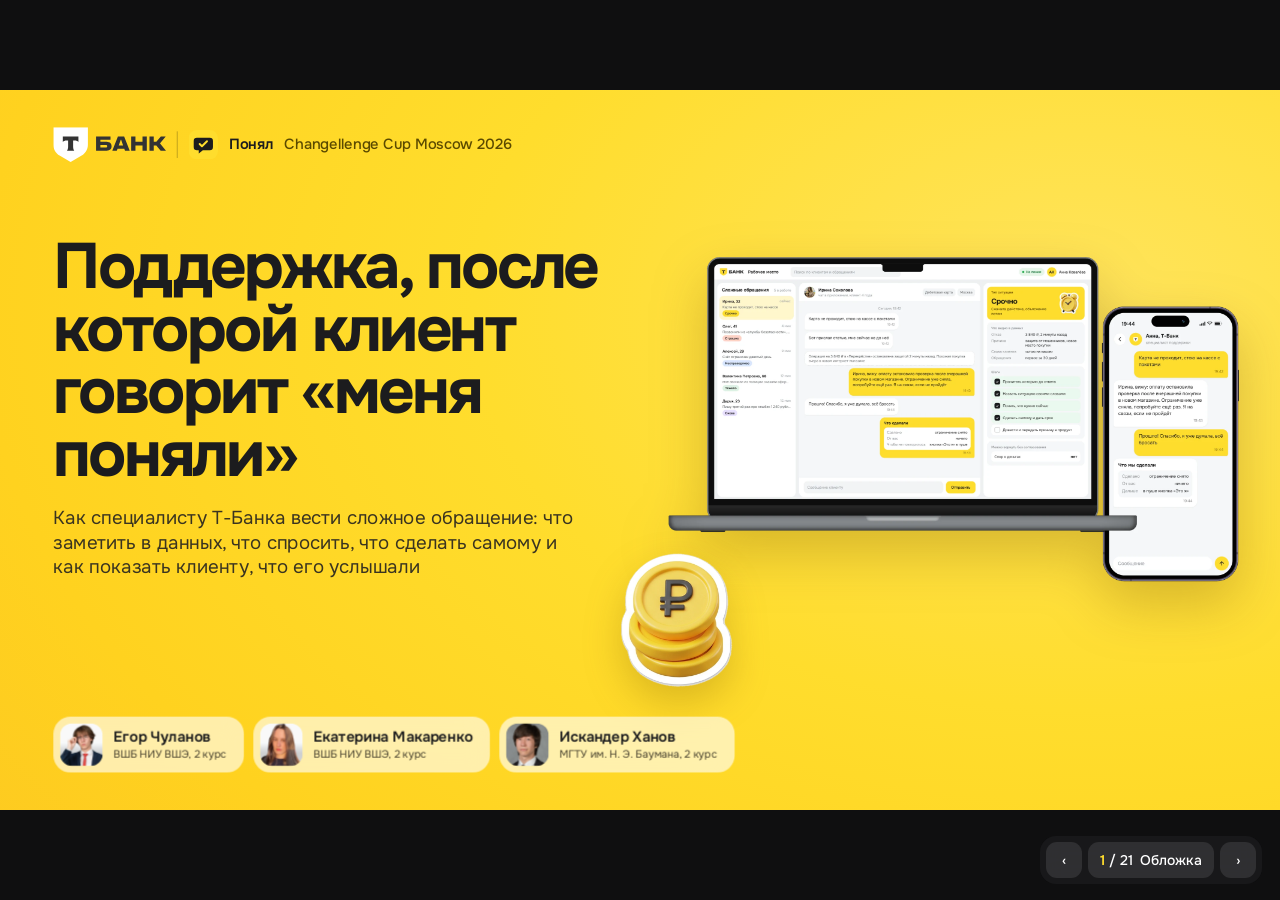
<file: site/deck/index.html>
<!doctype html>
<html lang="ru">
<head>
<meta charset="utf-8">
<meta name="viewport" content="width=device-width, initial-scale=1">
<title>Понял: решение кейса Т-Банка</title>
<link rel="icon" href="../img/tbank-icon.svg" type="image/svg+xml">
<link rel="stylesheet" href="../assets/tokens.css">
<style>
* { box-sizing: border-box; }
html, body { margin: 0; height: 100%; }
body { font-family: var(--font); color: var(--ink); background: #0f0f10; -webkit-font-smoothing: antialiased; overflow: hidden; }
p { margin: 0; } h1, h2, h3 { margin: 0; } ul, ol { margin: 0; padding: 0; list-style: none; }
b { font-weight: 600; color: var(--ink-strong); }
img { display: block; }

/* Сцена: слайд 1920x1080, масштабируется под окно */
.deck { position: fixed; inset: 0; overflow: hidden; }
.slide { position: absolute; left: 50%; top: 50%; width: 1920px; height: 1080px; margin: -540px 0 0 -960px; transform: scale(var(--scale, 1));
  overflow: hidden; background: var(--bg); padding: 44px 72px 0; visibility: hidden; opacity: 0; transition: opacity .35s var(--ease), visibility 0s linear .35s;
  font-size: 21px; line-height: 1.38; }
.slide.active { visibility: visible; opacity: 1; transition: opacity .35s var(--ease); z-index: 2; }
.slide.dark { background: #1c1c1e; color: #fff; }
.slide.yellow { background: radial-gradient(120% 140% at 85% 30%, #ffe45c 0%, var(--y) 40%, #ffd21f 72%, #fcc521 100%); }
@page { size: 1920px 1080px; margin: 0; }
@media print {
  html, body { height: auto; overflow: visible; background: none; }
  .deck { position: static; overflow: visible; }
  .slide { position: relative; left: 0; top: 0; margin: 0; transform: none !important; visibility: visible; opacity: 1; transition: none; break-after: page; page-break-after: always; -webkit-print-color-adjust: exact; print-color-adjust: exact; }
  .slide:last-child { break-after: auto; page-break-after: auto; }
  .pager, .toc { display: none !important; }
}
html.print, html.print body { height: auto; overflow: visible; background: none; }
html.print .deck { position: static; overflow: visible; }
html.print .slide { position: relative; left: 0; top: 0; margin: 0; transform: none !important; visibility: visible; opacity: 1; transition: none; }
html.print .pager, html.print .toc { display: none; }

/* Шапка: знак, раздел, навигация по разделам */
.hdr { display: flex; align-items: center; justify-content: space-between; height: 44px; }
.eyebrow { display: inline-flex; align-items: center; gap: 14px; font-size: 20px; font-weight: 600; color: var(--ink-strong); }
.eyebrow img { width: 36px; height: 36px; }
.dark .eyebrow { color: #fff; }
.nav { display: none; }
.nav span { display: inline-flex; align-items: center; gap: 8px; height: 36px; padding: 0 16px; border-radius: 999px; font-size: 16px; font-weight: 500; color: var(--muted); }
.nav span.on { background: var(--y); color: var(--ink-strong); }
.nav span.done { color: var(--ink-2); }
.dark .nav span { color: #6f7277; } .dark .nav span.done { color: #a5a8ad; }
.hl { margin-top: 22px; font-size: 50px; line-height: 1.08; font-weight: 700; letter-spacing: -.03em; max-width: 1740px; color: var(--ink-strong); }
.dark .hl { color: #fff; }
.hl mark { background: none; color: inherit; }
.dark .hl mark { color: var(--y); box-shadow: none; }
.lead { margin-top: 14px; font-size: 23px; color: var(--ink-2); max-width: 1500px; }
.dark .lead { color: #c4c6ca; }
.foot { position: absolute; left: 72px; right: 72px; bottom: 26px; display: flex; justify-content: space-between; align-items: flex-end; gap: 40px; font-size: 15.5px; color: var(--muted); line-height: 1.35; }
.foot .src b { color: var(--ink-2); font-weight: 600; }
.dark .foot { color: #8a8d92; } .dark .foot .src b { color: #c4c6ca; }
.foot .num { font-size: 18px; font-weight: 600; white-space: nowrap; font-variant-numeric: tabular-nums; }
.foot .num b { color: var(--ink-strong); }
.dark .foot .num b { color: #fff; }

/* Карточки и типографика */
.card { background: #fff; border-radius: 36px; padding: 32px 34px; position: relative; overflow: hidden; }
.card.y { background: var(--y); }
.card.ys { background: var(--y-soft); }
.card.d { background: #1c1c1e; color: #fff; }
.card.d b { color: #fff; }
.card.g { background: #eceef0; }
.lbl { font-size: 15px; font-weight: 600; letter-spacing: .02em; color: var(--muted); }
.card.d .lbl { color: #9a9da2; }
.card.y .lbl { color: #6b5300; }
.big { font-size: 76px; line-height: .95; font-weight: 700; letter-spacing: -.04em; color: var(--ink-strong); }
.mid { font-size: 44px; line-height: 1; font-weight: 700; white-space: nowrap; letter-spacing: -.03em; color: var(--ink-strong); }
.card.d .big, .card.d .mid { color: #fff; }
.t2 { font-size: 26px; line-height: 1.18; font-weight: 600; letter-spacing: -.015em; color: var(--ink-strong); }
.card.d .t2 { color: #fff; }
.mut { color: var(--ink-2); }
.card.d .mut { color: #b9bbc0; }
.sm { font-size: 18px; line-height: 1.35; }
.xs { font-size: 16px; line-height: 1.32; }
.grid { display: grid; gap: 18px; }
.row { display: flex; gap: 18px; }
.mt { margin-top: 30px; } .mt2 { margin-top: 14px; } .mt3 { margin-top: 8px; }
.pill { display: inline-flex; align-items: center; height: 34px; padding: 0 14px; border-radius: 999px; font-size: 16px; font-weight: 600; background: var(--y-soft); color: #6b5300; white-space: nowrap; }
.pill.d { background: #1c1c1e; color: #fff; } .pill.w { background: #fff; color: var(--ink-strong); } .pill.y { background: var(--y); color: var(--ink-strong); }
.ltr { font-size: 60px; line-height: .9; font-weight: 700; letter-spacing: -.04em; color: var(--y-deep); flex: none; }
.stk { width: 104px; height: 104px; }
.qr { background: #fff; border-radius: 22px; padding: 14px; }
.qr img { width: 100%; height: auto; }
.k3d { position: absolute; pointer-events: none; filter: drop-shadow(0 24px 28px rgba(110, 80, 0, .25)); }

/* Обложка */
.s-cover { padding: 56px 80px; }
.s-cover .org { display: flex; align-items: center; gap: 16px; font-size: 22px; font-weight: 600; color: var(--ink-strong); }
.s-cover .org img { width: 52px; height: 52px; }
.s-cover .org span { color: #5b4a00; font-weight: 500; }
.s-cover h1 { margin-top: 110px; font-size: 96px; line-height: .98; letter-spacing: -.045em; font-weight: 700; color: var(--ink-strong); max-width: 900px; position: relative; z-index: 2; }
.s-cover .ld { margin-top: 30px; font-size: 28px; line-height: 1.3; color: #3a3420; max-width: 800px; position: relative; z-index: 2; }
.s-cover .crew { position: absolute; left: 80px; bottom: 56px; display: flex; gap: 14px; }
.s-cover .crew div { background: rgba(255, 255, 255, .62); -webkit-backdrop-filter: blur(16px); backdrop-filter: blur(16px); border-radius: 26px; padding: 10px 26px 10px 10px; display: flex; align-items: center; gap: 16px; }
.s-cover .crew img, .s-cover .crew i { width: 64px; height: 64px; border-radius: 18px; object-fit: cover; object-position: 50% 20%; }
.s-cover .crew i { display: grid; place-items: center; font-style: normal; font-weight: 700; font-size: 24px; background: var(--y-2); color: var(--ink-strong); }
.s-cover .crew b { display: block; font-size: 22px; }
.s-cover .crew span { font-size: 16px; color: #4a4330; }
.s-cover .art .k3d.b { width: 900px; right: 40px; top: 190px; filter: drop-shadow(0 34px 40px rgba(110, 80, 0, .28)); }
.s-cover .art .k3d.c { width: 210px; right: 800px; top: 690px; }

/* Каскад, графики */
svg text { font-family: var(--font); }
.bars { display: grid; gap: 12px; }
.bar { display: grid; grid-template-columns: 1fr 70px; gap: 14px; align-items: center; }
.bar .l { position: relative; height: 50px; border-radius: 14px; background: var(--bg); overflow: hidden; }
.bar .l i { position: absolute; inset: 0 auto 0 0; background: var(--y); border-radius: 14px; }
.bar .l i.gd { background: #b8e8c4; }
.bar .l span { position: relative; z-index: 1; display: flex; align-items: center; height: 100%; padding: 0 18px; font-size: 19px; font-weight: 500; color: var(--ink-strong); white-space: nowrap; }
.bar b { text-align: right; font-size: 22px; }
table.t { width: 100%; border-collapse: separate; border-spacing: 0; font-size: 18px; line-height: 1.3; }
table.t th { text-align: left; font-size: 14.5px; font-weight: 600; color: var(--muted); padding: 10px 12px; border-bottom: 2px solid var(--ink-strong); }
table.t td { padding: 11px 12px; border-bottom: 1px solid var(--line); vertical-align: top; color: var(--ink); }
table.t td b { color: var(--ink-strong); }
table.t tr.hi td { background: var(--y-soft); }
table.t tr:last-child td { border-bottom: 0; }
#chain td { padding: 8px 10px; }


/* CJM на слайде 4 */
.cjm { display: grid; grid-template-columns: 330px 1fr; gap: 16px; height: 800px; }
.cjm .persona { padding: 14px 16px 20px; display: flex; flex-direction: column; }
.cjm .persona .ph { height: 360px; border-radius: 24px; overflow: hidden; }
.cjm .persona .ph img { width: 100%; height: 100%; object-fit: cover; object-position: 50% 15%; }
.cjm .persona q { display: block; margin-top: 12px; font-size: 19px; line-height: 1.3; font-style: italic; color: var(--ink-strong); quotes: "«" "»"; }
.cjm .persona q::before { content: open-quote; } .cjm .persona q::after { content: close-quote; }
.jm { padding: 22px 26px 18px; }
.jm .grp, .jm .phs, .jm .qts, .jm .row2 { display: grid; grid-template-columns: repeat(8, 1fr); gap: 10px; }
.jm .grp span { font-size: 14px; font-weight: 600; color: var(--muted); border-top: 2px solid var(--line); padding-top: 6px; }
.jm .phs { margin-top: 10px; }
.jm .phs div { font-size: 17px; font-weight: 600; line-height: 1.2; color: var(--ink-strong); }
.jm .phs div i { display: block; font-style: normal; font-weight: 600; font-size: 14px; color: var(--y-deep); margin-bottom: 2px; }
.jm .phs div small { display: block; font-weight: 400; font-size: 13.5px; color: var(--muted); margin-top: 3px; }
.jm .qts { margin-top: 12px; }
.jm .qts div { background: var(--bg); border-radius: 16px 16px 16px 4px; padding: 9px 12px; font-size: 15px; line-height: 1.28; font-style: italic; color: var(--ink-strong); }
.jm .curve { position: relative; height: 226px; margin-top: 4px; }
.jm .curve svg { position: absolute; inset: 0; width: 100%; height: 100%; overflow: visible; }
.jm .rh { margin: 8px 0 6px; font-size: 14px; font-weight: 600; color: var(--muted); }
.jm .row2 > div { border-radius: 14px; padding: 9px 12px; font-size: 14.5px; line-height: 1.28; }
.jm .pain { background: #fff1ee; color: #6a2318; }
.jm .fix { background: var(--y-soft); color: #3a3000; }
.jm .lgd { display: flex; gap: 22px; font-size: 14.5px; color: var(--ink-2); margin-top: 12px; }
.jm .lgd i { display: inline-block; width: 26px; height: 5px; border-radius: 3px; vertical-align: middle; margin-right: 8px; }

/* Навигация в режиме показа */
.pager { position: fixed; right: 18px; bottom: 16px; z-index: 20; display: flex; gap: 6px; align-items: center; background: rgba(28, 28, 30, .78); -webkit-backdrop-filter: blur(12px); backdrop-filter: blur(12px); border-radius: 16px; padding: 6px; }
.pager button { border: 0; background: rgba(255, 255, 255, .1); color: #fff; height: 36px; min-width: 36px; border-radius: 11px; font: 500 14px var(--font); cursor: pointer; padding: 0 12px; }
.pager button:hover { background: rgba(255, 255, 255, .2); }
.pager .where b { color: var(--y); }
.toc { position: fixed; right: 18px; bottom: 66px; z-index: 21; width: 340px; max-height: 70vh; overflow: auto; background: #fff; border-radius: 20px; padding: 10px; box-shadow: 0 20px 60px rgba(0, 0, 0, .35); display: none; }
.toc.open { display: block; }
.toc button { display: flex; gap: 10px; width: 100%; text-align: left; border: 0; background: none; padding: 9px 10px; border-radius: 10px; font: 14.5px var(--font); color: var(--ink-strong); cursor: pointer; }
.toc button i { font-style: normal; color: var(--muted); width: 26px; }
.toc button.on { background: var(--y-soft); }
.toc .grp { font-size: 12px; font-weight: 600; color: var(--muted); padding: 10px 10px 4px; }
</style>
</head>
<body>
<main class="deck" id="deck">

<!-- 1. Обложка -->
<section class="slide yellow s-cover" data-title="Обложка">
  <div class="org"><img src="../img/tbank-logo-onyellow.svg" alt="Т-Банк" style="width:auto;height:52px"><i style="width:2px;height:40px;background:rgba(0,0,0,.18);display:block"></i><img src="../img/mark.svg" alt="" style="width:44px;height:44px">Понял <span>Changellenge Cup Moscow 2026</span></div>
  <h1>Поддержка, после которой клиент говорит «меня поняли»</h1>
  <p class="ld">Как специалисту Т-Банка вести сложное обращение: что заметить в данных, что спросить, что сделать самому и как показать клиенту, что его услышали</p>
  <div class="art"><img class="k3d b" src="../img/mock-duo.webp" alt=""><img class="k3d c" src="../img/st-coins.webp" alt=""></div>
  <div class="crew">
    <div><img src="../img/team-egor.webp" alt=""><span><b>Егор Чуланов</b>ВШБ НИУ ВШЭ, 2 курс</span></div>
    <div><img src="../img/team-kate.webp" alt=""><span><b>Екатерина Макаренко</b>ВШБ НИУ ВШЭ, 2 курс</span></div>
    <div><img src="../img/team-iskander.webp" alt=""><span><b>Искандер Ханов</b>МГТУ им. Н. Э. Баумана, 2 курс</span></div>
  </div>
</section>

<!-- 2. Опыт и практики -->
<section class="slide" data-sec="1" data-title="Опыт поддержки">
  <header class="hdr"><div class="eyebrow"><img src="../img/tbank-shield.svg" alt="">Подзадача 1. Опыт поддержки и лучшие практики</div><nav class="nav"></nav></header>
  <h2 class="hl">Т-Банк хвалят за «решили сразу в чате» и ругают за сложные случаи. Во всех банках клиентов больше всего злят блокировки и тишина в ответ</h2>
  <div class="grid mt" style="grid-template-columns: 560px 1fr; gap: 16px">
    <div class="card" style="padding:26px 30px"><span class="lbl">Отзывы о поддержке Т-Банка, число из 53</span><div class="bars mt2" id="rev"></div>
      <p class="xs mut mt2"><span class="pill y" style="height:26px;font-size:13px">жалоба</span> <span class="pill" style="height:26px;font-size:13px;background:#b8e8c4;color:#0b5a20">похвала</span> Плюс 41 публикация в соцсетях и СМИ: блокировка без причины и срока самая частая тема, 15 из 41</p></div>
    <div class="grid" style="gap:14px;grid-template-rows:auto auto">
      <div class="card" style="padding:22px 28px"><span class="lbl">Сравнение с другими компаниями</span><table class="t mt3" id="cmp" style="font-size:17.5px"></table></div>
      <div class="card ys" style="padding:22px 28px"><span class="lbl" style="color:#6b5300">Лучшие практики, которые берём в решение</span><div class="grid mt2" style="grid-template-columns:repeat(3,1fr);gap:10px 22px" id="best"></div></div>
    </div>
  </div>
  <div class="foot"><span class="src"><b>Источники:</b> banki.ru, otzovik, brobank, Сравни, 1000bankov, finuslugi (research/01, research/06); Frank RG 2026, Markswebb 2025; lenta.ru 20.10.2026 об итогах звонка в чат Сбера; HEARD, A.P.P.L.E., FCA FG21/1</span><span class="num"></span></div>
</section>

<!-- 4. Типы ситуаций и ключевые действия -->
<section class="slide" data-sec="2" data-title="Типы ситуаций">
  <header class="hdr"><div class="eyebrow"><img src="../img/tbank-shield.svg" alt="">Подзадачи 2 и 3. Типы ситуаций и действия</div><nav class="nav"></nav></header>
  <h2 class="hl">Пять типов ситуаций по тому, что нужно человеку прямо сейчас. Тип обычно понятен по первым 1-2 сообщениям и данным</h2>
  <div class="grid mt" style="grid-template-columns: repeat(5, 1fr); gap: 14px" id="types"></div>
  <div class="grid" style="grid-template-columns: 1fr 520px; gap: 14px; margin-top: 14px">
    <div class="card" style="padding:24px 30px"><span class="lbl">Ключевые действия: в скольких из 6 ситуаций тренажёрного типа каждое решило исход (смоделировано)</span>
      <div class="grid mt2" style="grid-template-columns: repeat(5, 1fr); gap: 14px" id="acts"></div>
    </div>
    <div class="card ys" style="padding:24px 30px"><span class="lbl" style="color:#6b5300">Если типов несколько</span><p class="t2 mt3" style="font-size:22px">У пожилого клиента, которого обманули мошенники, сразу два типа: Страшно и Тяжело. Тон выбираем по более уязвимому, порядок действий по более срочному</p></div>
  </div>
  <div class="foot"><span class="src"><b>Источники:</b> 12 ситуаций из отзывов (research/01, раздел 6); ситуации T1-T6 (смоделировано) и интервью R01-R08 (синт.); признаки мошеннических операций ЦБ с 01.01.2026; SQM; FCA FG21/1</span><span class="num"></span></div>
</section>

<!-- 4. CJM -->
<section class="slide" data-sec="3" data-title="Путь клиента">
  <header class="hdr"><div class="eyebrow"><img src="../img/tbank-shield.svg" alt="">Подзадача 4. Путь клиента (CJM)</div><nav class="nav"></nav></header>
  <h2 class="hl" style="font-size:46px">Ирина три дня без карты и пишет дважды. Хуже всего ей там, где банк знает причину, а ей не говорит</h2>
  <div class="cjm mt2">
    <div class="persona card">
      <div class="ph"><img src="../img/irina.webp" alt=""></div>
      <b style="font-size:26px;display:block;margin-top:16px">Ирина, 32</b>
      <p class="xs mut mt3" style="font-size:17px">Маркетолог из Москвы, зарплатный клиент 4 года, всё решает в чате</p>
      <q>Держать все деньги в одном банке опасно</q>
      <p class="xs" style="margin-top:auto;background:var(--y-soft);border-radius:16px;padding:12px 14px;color:#4a3d00;font-size:16px">Вечер пятницы, оплата на кассе не проходит: антифрод ограничил карту. Решилось на третий день</p>
    </div>
    <div class="card jm" id="jm"></div>
  </div>
  <div class="foot"><span class="src"><b>Полная карта</b> на 24 шага со Service Blueprint и материалами к каждому шагу лежит на доске Miro. Персона собрана по отзывам и интервью (синт.), фото сгенерировано</span><span class="num"></span></div>
</section>

<!-- 5. Шаги -->
<section class="slide" data-sec="4" data-title="Пять шагов специалиста">
  <header class="hdr"><div class="eyebrow"><img src="../img/tbank-shield.svg" alt="">Подзадача 5. Рекомендации специалисту</div><nav class="nav"></nav></header>
  <h2 class="hl">Пять шагов, которые специалист проходит в каждом сложном обращении. Подсказки в рабочем окне ведут по ним</h2>
  <div class="grid mt" style="grid-template-columns: repeat(5, 1fr); gap: 14px" id="steps"></div>
  <div class="grid" style="grid-template-columns: 1fr 1fr 1fr 660px; gap: 14px; margin-top: 14px; height: 390px" id="recs"></div>
  <div class="foot"><span class="src"><b>Основа:</b> что сработало в ситуациях T1-T6 и интервью R01-R08 (синт.); практики HEARD (Disney), A.P.P.L.E. (Apple), TEXAS и IDEA (британские банки), CES. Плейбук по типам в приложении 7</span><span class="num"></span></div>
</section>

<!-- 7. Изменения в продуктах и процессах -->
<section class="slide" data-sec="5" data-title="Изменения">
  <header class="hdr"><div class="eyebrow"><img src="../img/tbank-shield.svg" alt="">Подзадача 6. Изменения в продуктах и процессах</div><nav class="nav"></nav></header>
  <h2 class="hl">Пять изменений убирают корневые причины. Специалист обосновывает каждое смежной команде по одному шаблону</h2>
  <div class="grid mt" style="grid-template-columns: 1fr 600px; gap: 16px; height: 680px">
    <div class="card" style="padding:24px 28px"><table class="t" id="chg"></table></div>
    <div class="grid" style="grid-template-rows: 1fr auto; gap: 14px">
      <div class="card ys" style="padding:26px 30px"><span class="lbl" style="color:#6b5300">Шаблон-обоснование для смежной команды</span>
        <ol class="mt2" style="display:grid;gap:14px;font-size:21px;line-height:1.35">
          <li><b>Что произошло:</b> случай и тег причины</li>
          <li><b>Масштаб:</b> сколько похожих обращений по тегу, потому что одно обращение только сигнал</li>
          <li><b>Что предлагаю</b> и кому</li>
          <li><b>Результат в рублях:</b> повторы × 274 ₽, уходы × 5 220 ₽</li>
          <li><b>Как проверим</b> и что может ухудшиться</li>
        </ol>
      </div>
      <div class="card d" style="padding:24px 30px"><span class="lbl">Когда вернуть деньги выгоднее, чем спорить</span>
        <p class="sm mt3" style="color:#e2e3e6">Порог = снижение вероятности ухода × доля, ставшая уходом × прибыль клиента × горизонт + ожидаемые повторы × стоимость обращения</p>
        <div class="row mt2" style="align-items:baseline;gap:24px"><div class="mid" style="color:var(--y)">809 ₽</div><span class="sm" style="color:#b9bbc0">при осторожных допущениях</span><div class="mid" style="color:#fff">2 114 ₽</div><span class="sm" style="color:#b9bbc0">при расширенных</span></div>
      </div>
    </div>
  </div>
  <div class="foot"><span class="src"><b>Источники:</b> дерево причин (приложение 2); обзор жалоб Банка России за 2025 год; McKinsey о корневых причинах обращений; финмодель, лист «Порог компенсации»; docs/JUSTIFICATION_TEMPLATE.md</span><span class="num"></span></div>
</section>

<!-- 8. Влияние на бизнес -->
<section class="slide" data-sec="6" data-title="Влияние на бизнес">
  <header class="hdr"><div class="eyebrow"><img src="../img/tbank-shield.svg" alt="">Подзадача 7. Влияние на бизнес</div><nav class="nav"></nav></header>
  <h2 class="hl">Действие специалиста превращается в деньги через повторы, удержание и продукт. Всего 685 млн ₽ в год</h2>
  <div class="grid mt" style="grid-template-columns: 820px 1fr; gap: 16px">
    <div class="card" style="padding:20px 28px;height:395px"><span class="lbl">Эффект в год со второго года, млн ₽</span><svg id="wf" viewBox="0 0 760 375" style="width:100%;height:320px;margin-top:2px"></svg></div>
    <div class="card" style="padding:20px 28px;height:395px"><span class="lbl">Цепочка от действия до денег</span><table class="t mt3" id="chain" style="font-size:17px"></table></div>
  </div>
  <div class="grid" style="grid-template-columns: 820px 1fr; gap: 16px; margin-top: 14px">
    <div class="card" style="padding:20px 26px"><span class="lbl">Почему этот вариант: 5 вариантов по 7 факторам, балл из 5 и эффект в год</span><div class="grid mt3" style="gap:7px" id="optmini"></div></div>
    <div class="grid" style="grid-template-columns: 1fr 1fr; gap: 12px" id="plan"></div>
  </div>
  <div class="foot"><span class="src"><b>Допущения:</b> 17,8 млн сложных обращений в год, 274 ₽ за обращение, 5 220 ₽ прибыли клиента в год. Варианты в приложении 3, чувствительность в приложении 9</span><span class="num"></span></div>
</section>

<!-- 8. Команда -->
<section class="slide" data-sec="7" data-title="Команда">
  <header class="hdr"><div class="eyebrow"><img src="../img/tbank-shield.svg" alt="">Резюме команды</div><nav class="nav"></nav></header>
  <h2 class="hl">Продукт, исследование и финансы. Каждый вывод мы проверяли на данных</h2>
  <div class="grid mt" style="grid-template-columns: 1fr 1fr 1fr 540px; gap: 16px; height: 700px">
    <div class="card" style="padding:14px 14px 26px;display:flex;flex-direction:column"><div style="height:330px;border-radius:26px;overflow:hidden;background:var(--bg)"><img src="../img/team-egor.webp" alt="" style="width:100%;height:100%;object-fit:cover;object-position:50% 20%"></div>
      <b style="font-size:30px;margin:22px 14px 0;letter-spacing:-.02em">Егор Чуланов</b><span class="sm mut" style="margin:6px 14px 0">ВШБ НИУ ВШЭ, «Управление цифровым продуктом», 2 курс</span>
      <span class="pill" style="margin:14px 14px 0;align-self:flex-start">продукт, исследование, CJM</span>
      <p class="xs mut" style="margin:auto 14px 0">Пять шагов специалиста, CJM на 24 шага, прототип рабочего места</p></div>
    <div class="card" style="padding:14px 14px 26px;display:flex;flex-direction:column"><div style="height:330px;border-radius:26px;overflow:hidden;background:var(--bg)"><img src="../img/team-kate.webp" alt="" style="width:100%;height:100%;object-fit:cover;object-position:50% 20%"></div>
      <b style="font-size:30px;margin:22px 14px 0;letter-spacing:-.02em">Екатерина Макаренко</b><span class="sm mut" style="margin:6px 14px 0">ВШБ НИУ ВШЭ, «Управление цифровым продуктом», 2 курс</span>
      <span class="pill" style="margin:14px 14px 0;align-self:flex-start">исследование, качество, данные</span>
      <p class="xs mut" style="margin:auto 14px 0">Разметка 53 отзывов и 41 публикации, интервью и опрос, типы ситуаций</p></div>
    <div class="card" style="padding:14px 14px 26px;display:flex;flex-direction:column"><div style="height:330px;border-radius:26px;overflow:hidden;background:var(--bg)"><img src="../img/team-iskander.webp" alt="" style="width:100%;height:100%;object-fit:cover;object-position:50% 20%"></div>
      <b style="font-size:30px;margin:22px 14px 0;letter-spacing:-.02em">Искандер Ханов</b><span class="sm mut" style="margin:6px 14px 0">МГТУ им. Н. Э. Баумана, 2 курс</span>
      <span class="pill" style="margin:14px 14px 0;align-self:flex-start">финансовая модель, аналитика</span>
      <p class="xs mut" style="margin:auto 14px 0">Финмодель, порог компенсации, сравнение вариантов и чувствительность</p></div>
    <div class="card d" style="padding:30px 32px;display:flex;flex-direction:column"><span class="lbl">Коротко о решении</span>
      <p class="t2 mt2" style="font-size:24px">Специалист узнаёт один из пяти типов ситуации, проходит пять шагов, сам возвращает деньги до порога и передаёт причину в продукт</p>
      <div class="grid mt" style="grid-template-columns:1fr 1fr;gap:20px">
        <div><div class="mid" style="color:var(--y)">685 млн ₽</div><p class="xs mut mt3">эффект в год</p></div>
        <div><div class="mid">3,2 мес.</div><p class="xs mut mt3">окупаемость</p></div>
        <div><div class="mid">+10 п.п.</div><p class="xs mut mt3">к решению с первого обращения</p></div>
        <div><div class="mid">68,5 тыс.</div><p class="xs mut mt3">клиентов в год остаются</p></div>
      </div>
      <div class="grid" style="margin-top:auto;grid-template-columns:repeat(3,1fr);gap:12px;text-align:center;font-size:15px;color:#b9bbc0"><div><div class="qr"><img src="../img/qr-deck.svg" alt=""></div><p class="mt3">Презентация</p></div><div><div class="qr"><img src="../img/qr-miro.svg" alt=""></div><p class="mt3">Доска Miro</p></div><div><div class="qr"><img src="../img/qr-site.svg" alt=""></div><p class="mt3">Сайт и прототип</p></div></div></div>
  </div>
  <div class="foot"><span class="src">Changellenge Cup Moscow 2026, секция Т-Банк. Дальше приложения, они не входят в 8 основных слайдов</span><span class="num"></span></div>
</section>

<!-- Приложения: оглавление -->
<section class="slide dark" data-sec="8" data-title="Приложения">
  <header class="hdr"><div class="eyebrow"><img src="../img/tbank-shield.svg" alt="">Приложения</div><nav class="nav"></nav></header>
  <h2 class="hl" style="font-size:64px;margin-top:60px">Приложения</h2>
  <div class="grid mt" style="grid-template-columns: 1fr 1fr; gap: 14px 40px; max-width: 1500px" id="apx"></div>
  <img class="k3d" src="../img/st-search.webp" alt="" style="width:360px;right:330px;bottom:150px"><img class="k3d" src="../img/st-bulb.webp" alt="" style="width:300px;right:90px;bottom:300px">
  <div class="foot"><span class="src">Полные материалы: доска Miro miro.com/app/board/uXjVEUshVGo= (CJM на 24 шага, Service Blueprint, поле), финмодель в Excel, отчёты в репозитории</span><span class="num"></span></div>
</section>

<!-- П1. Метод и данные -->
<section class="slide" data-sec="8" data-title="П1. Метод и данные">
  <header class="hdr"><div class="eyebrow"><img src="../img/tbank-shield.svg" alt="">Приложение 1. Метод и данные</div><nav class="nav"></nav></header>
  <h2 class="hl">В основе реальные отзывы и открытые данные. Синтетические материалы подписаны, каждый собран из реального отзыва</h2>
  <div class="grid mt" style="grid-template-columns: repeat(3, 1fr); gap: 14px">
    <div class="card"><span class="pill" style="background:#dff3e4;color:#0b5a20">реальные данные</span><div class="mid mt2">53</div><p class="sm mut mt3">отзыва о поддержке Т-Банка, разметка на 10 кодов жалоб и 7 кодов похвал</p></div>
    <div class="card"><span class="pill" style="background:#dff3e4;color:#0b5a20">реальные данные</span><div class="mid mt2">41</div><p class="sm mut mt3">публикация в соцсетях и СМИ за 2025-2026 годы, 7 тем, сравнение с конкурентами</p></div>
    <div class="card"><span class="pill" style="background:#dff3e4;color:#0b5a20">реальные данные</span><div class="mid mt2">≈70</div><p class="sm mut mt3">цифр экономики поддержки: Т-Технологии, ЦБ, SQM, Frank RG, у каждой ссылка</p></div>
    <div class="card ys"><span class="pill">синт</span><div class="mid mt2">40</div><p class="sm mt3" style="color:#4a3d00">ответов опроса: распределения из открытых данных, показывают форму будущих данных</p></div>
    <div class="card ys"><span class="pill">синт</span><div class="mid mt2">8</div><p class="sm mt3" style="color:#4a3d00">интервью R01-R08: каждый «респондент» собран из реального отзыва, цитаты написаны командой</p></div>
    <div class="card ys"><span class="pill">смоделировано</span><div class="mid mt2">6</div><p class="sm mt3" style="color:#4a3d00">ситуаций T1-T6 тренажёрного типа: обычный ответ и ответ по пяти шагам</p></div>
  </div>
  <div class="card d mt2" style="padding:22px 30px"><p class="sm" style="color:#e2e3e6"><b>Как собирали поле:</b> интервью по гайду воронкой, опрос из 10 вопросов, разбор ситуаций тренажёрного типа. Счёт «N из M» показывает, в скольких ответах встретилось наблюдение</p></div>
  <div class="foot"><span class="src"><b>Файлы:</b> research/01, research/02, research/06, research/synthetic, research/04_field_plan.md</span><span class="num"></span></div>
</section>

<!-- П2. Дерево причин -->
<section class="slide" data-sec="8" data-title="П2. Дерево причин">
  <header class="hdr"><div class="eyebrow"><img src="../img/tbank-shield.svg" alt="">Приложение 2. Ключевая проблема и дерево причин</div><nav class="nav"></nav></header>
  <h2 class="hl">Клиенту грубят редко. Чаще ответ верный по процедуре, но не про его ситуацию, и человек уходит без помощи</h2>
  <div class="grid mt" style="grid-template-columns: 640px 1fr; height: 700px">
    <div class="card"><span class="lbl">Отзывы о поддержке Т-Банка, число из 53</span>
      <div class="bars mt2" id="rev2"></div>
      <p class="xs mut mt2"><span class="pill y" style="height:26px;font-size:13px">жалоба</span> <span class="pill" style="height:26px;font-size:13px;background:#b8e8c4;color:#0b5a20">похвала</span> Хвалят скорость в простом, ругают сложные случаи</p>
    </div>
    <div class="grid" style="grid-template-rows: auto 1fr; gap: 14px">
      <div class="card d" style="padding:24px 30px"><span class="lbl">Уровень 1. Ключевая проблема</span><p class="t2 mt3">После обращения в сложной ситуации клиент уходит без ощущения, что ему помогли: пишет снова, жалуется или уходит из банка</p></div>
      <div class="grid" style="grid-template-columns: repeat(5, 1fr); gap: 12px" id="tree"></div>
    </div>
  </div>
  <div class="foot"><span class="src"><b>Источники:</b> отзывы banki.ru, otzovik, brobank, Сравни (research/01); 8 интервью и 6 ситуаций (синт., на основе реальных отзывов); материалы кейса, с. 3-4, 12; 115-ФЗ, 161-ФЗ</span><span class="num"></span></div>
</section>

<!-- П3. Варианты -->
<section class="slide" data-sec="8" data-title="П3. Варианты решения">
  <header class="hdr"><div class="eyebrow"><img src="../img/tbank-shield.svg" alt="">Приложение 3. Варианты решения и выбор</div><nav class="nav"></nav></header>
  <h2 class="hl">Сравнили 5 вариантов по 7 факторам. За основу взяли O4 и добавили из остальных только то, что окупается</h2>
  <div class="grid mt" style="grid-template-columns: 1fr 560px; gap: 16px; height: 680px">
    <div class="card" style="padding:26px 30px">
      <table class="t" id="opt" style="font-size:20px"></table>
      <p class="xs mut mt2">Веса: решение с первого обращения 25%, «меня поняли» 20%, удержание 15%, экономика 15%, риски 10%, реализуемость 10%, причины в продуктах 5%. Оценки по факторам в приложении 8</p>
    </div>
    <div class="card y" style="padding:28px 32px"><span class="lbl">Наш выбор, балл 4,65 из 5</span>
      <p class="t2 mt2">Пять шагов и подсказки, возврат денег до порога и сигнал в продукт</p>
      <ul class="sm mt2" style="display:grid;gap:12px;color:#3a3420">
        <li><b>Из O4:</b> пять шагов и подсказки, закрывают причины 1, 2 и 4</li>
        <li><b>Из O5:</b> только возврат до 809-2 114 ₽ для «Несправедливо» и «Снова», это около 2% сложных обращений</li>
        <li><b>Из O2:</b> модуль на 4 часа о том, как назвать эмоцию клиента</li>
        <li><b>Сигнал в продукт:</b> минус 2% сложных обращений</li>
      </ul>
      <div class="grid mt" style="grid-template-columns:1fr 1fr;gap:16px">
        <div><div class="mid">685 млн ₽</div><p class="xs mt3" style="color:#5b4a00">эффект в год</p></div>
        <div><div class="mid">3,2 мес.</div><p class="xs mt3" style="color:#5b4a00">окупаемость</p></div>
      </div>
    </div>
  </div>
  <div class="foot"><span class="src"><b>Источники:</b> финмодель (model/out, листы «Варианты» и «Сравнение»); SQM, Frank RG, Gartner; de Matos и др., 2007; удовлетворённость ИИ-сотрудником из открытых публикаций Т-Банка, 2026</span><span class="num"></span></div>
</section>

<!-- П4. Service Blueprint -->
<section class="slide" data-sec="8" data-title="П4. Service Blueprint">
  <header class="hdr"><div class="eyebrow"><img src="../img/tbank-shield.svg" alt="">Приложение 4. Service Blueprint</div><nav class="nav"></nav></header>
  <h2 class="hl">За линией видимости тип ограничения видит только безопасность, а второе обращение никак не связано с первым</h2>
  <div class="card mt" style="padding:20px 26px"><table class="t" id="bp" style="font-size:20px"></table></div>
  <div class="foot"><span class="src"><b>Источник:</b> CJM Ирины (cjm/cjm.json), доска Miro. Статус каждой строки на доске: гипотеза, наблюдение, слова участника или опубликованное описание</span><span class="num"></span></div>
</section>

<!-- П5. Опрос -->
<section class="slide" data-sec="8" data-title="П5. Опрос (синт.)">
  <header class="hdr"><div class="eyebrow"><img src="../img/tbank-shield.svg" alt="">Приложение 5. Опрос N=40 (синт.)</div><nav class="nav"></nav></header>
  <h2 class="hl">Доверие держится на решении с первого обращения. Скорость ответа влияет на него меньше</h2>
  <div class="grid mt" style="grid-template-columns: 1fr 1fr 1fr; gap: 14px">
    <div class="card" style="padding:34px"><span class="lbl">Решено с первого обращения, 25 из 40</span><div class="mid mt2">5 из 25</div><p class="sm mut mt3">потеряли доверие, средний CES 6,1 из 7</p></div>
    <div class="card d"><span class="lbl">Понадобилось 2+ обращения, 15 из 40</span><div class="mid mt2">8 из 15</div><p class="sm mut mt3">потеряли доверие, средний CES 2,8 из 7</p></div>
    <div class="card y"><span class="lbl">Сложная ситуация против обычной</span><div class="mid mt2">11 из 20</div><p class="sm mt3" style="color:#4a3d00">потеряли доверие в сложной, в обычной 2 из 20</p></div>
  </div>
  <div class="grid" style="grid-template-columns: 1fr 1fr; gap: 14px; margin-top: 14px">
    <div class="card" style="padding:32px 36px"><span class="lbl">Что раздражало, можно несколько</span><div class="bars mt2" id="irr"></div></div>
    <div class="card"><span class="lbl">Было ли ощущение, что поняли</span><div class="bars mt2" id="und"></div></div>
  </div>
  <div class="foot"><span class="src"><b>Синтетические данные:</b> ответы сгенерированы по распределениям из открытых источников и подписаны «синт.»</span><span class="num"></span></div>
</section>

<!-- П6. Интервью -->
<section class="slide" data-sec="8" data-title="П6. Интервью (синт.)">
  <header class="hdr"><div class="eyebrow"><img src="../img/tbank-shield.svg" alt="">Приложение 6. Интервью R01-R08 (синт.)</div><nav class="nav"></nav></header>
  <h2 class="hl">«Меня поняли» для клиента значит, что специалист назвал ситуацию своими словами и сделал всё сам</h2>
  <div class="grid mt" style="grid-template-columns: repeat(4, 1fr); gap: 14px" id="int"></div>
  <div class="card ys" style="padding:20px 28px;margin-top:14px"><p class="sm"><b>Сводка, N из 8:</b> верно по процедуре, но ждали действия 4; «поняли» значит назвал ситуацию своими словами 5; неизвестность тяжелее отказа 4; рассказывали историю заново 3; признаки особой ситуации были видны заранее 5; потеря доверия или уход 5</p></div>
  <div class="foot"><span class="src"><b>Синтетические интервью:</b> каждый респондент собран из реального публичного отзыва (ссылки в research/synthetic/interviews.md), цитаты написаны командой и не являются словами реальных людей</span><span class="num"></span></div>
</section>

<!-- П7. Плейбук -->
<section class="slide" data-sec="8" data-title="П7. Плейбук">
  <header class="hdr"><div class="eyebrow"><img src="../img/tbank-shield.svg" alt="">Приложение 7. Плейбук по типам</div><nav class="nav"></nav></header>
  <h2 class="hl">Что сказать первым, что спросить, что сделать и чего не делать в каждом типе</h2>
  <div class="card mt" style="padding:20px 26px"><table class="t" id="pb" style="font-size:19.5px"></table></div>
  <div class="foot"><span class="src"><b>Основа:</b> analysis/03_approach_ponyal.md; «Защита близких» и «Защитим или вернём деньги» (tbank.ru); 369-ФЗ; TEXAS и IDEA для уязвимых клиентов</span><span class="num"></span></div>
</section>

<!-- П8. Оценки вариантов -->
<section class="slide" data-sec="8" data-title="П8. Оценки вариантов">
  <header class="hdr"><div class="eyebrow"><img src="../img/tbank-shield.svg" alt="">Приложение 8. Оценки вариантов по факторам</div><nav class="nav"></nav></header>
  <h2 class="hl">Оценки от 1 до 5 по каждому фактору. Наш выбор сильнее O4 за счёт удержания и причин в продуктах</h2>
  <div class="card mt" style="padding:22px 28px"><table class="t" id="fac" style="font-size:19px"></table></div>
  <div class="foot"><span class="src"><b>Источник:</b> финмодель, лист «Сравнение». Оценки командные, обоснование каждой в analysis/02_options.md</span><span class="num"></span></div>
</section>

<!-- П9. Финмодель -->
<section class="slide" data-sec="8" data-title="П9. Финмодель">
  <header class="hdr"><div class="eyebrow"><img src="../img/tbank-shield.svg" alt="">Приложение 9. Финмодель и чувствительность</div><nav class="nav"></nav></header>
  <h2 class="hl">Решение окупается уже при +4 п.п. к решению с первого обращения. Это и проверит пилот</h2>
  <div class="grid mt" style="grid-template-columns: 1fr 1fr; gap: 16px">
    <div class="card"><span class="lbl">Ключевые допущения</span><table class="t mt3" id="inp" style="font-size:21px"></table></div>
    <div class="grid" style="gap:14px">
      <div class="card"><span class="lbl">Эффект в год, млн ₽: прирост решения с первого обращения × доля намерения, ставшая уходом</span><table class="t mt3" id="sens" style="font-size:20px"></table></div>
      <div class="card y" style="padding:24px 30px"><span class="lbl">Пилот</span><p class="sm mt3" style="color:#3a3420"><b>1 000 специалистов, 8 недель, 137 тыс. сложных обращений, 35 млн ₽.</b> A/B с контрольной группой. Критерий перехода: +4 п.п. к решению с первого обращения при росте времени не больше 5%</p></div>
    </div>
  </div>
  <div class="foot"><span class="src"><b>Источник:</b> model/build_model.py, model/out (Excel). Цифры Т-Технологий за 2025 год, SQM, Frank RG, ЦБ (research/02)</span><span class="num"></span></div>
</section>

<!-- П10. Метрики и риски -->
<section class="slide" data-sec="8" data-title="П10. Метрики и риски">
  <header class="hdr"><div class="eyebrow"><img src="../img/tbank-shield.svg" alt="">Приложение 10. Метрики и риски</div><nav class="nav"></nav></header>
  <h2 class="hl">У каждой целевой метрики есть контрольная, чтобы рост одной не ломал другую</h2>
  <div class="grid mt" style="grid-template-columns: 1fr 1fr; gap: 16px">
    <div class="card"><span class="lbl">Метрики</span><table class="t mt3" id="met" style="font-size:20px"></table></div>
    <div class="card"><span class="lbl">Риски и что делаем</span><table class="t mt3" id="risk" style="font-size:20px"></table></div>
  </div>
  <div class="foot"><span class="src"><b>Источник:</b> analysis/04_business_impact.md</span><span class="num"></span></div>
</section>

<!-- П11. Источники -->
<section class="slide" data-sec="8" data-title="П11. Источники">
  <header class="hdr"><div class="eyebrow"><img src="../img/tbank-shield.svg" alt="">Приложение 11. Источники</div><nav class="nav"></nav></header>
  <h2 class="hl">Источники</h2>
  <div class="grid mt" style="grid-template-columns: 1fr 1fr; gap: 14px" id="srcs"></div>
  <div class="foot"><span class="src">Полные ссылки и цитаты: research/01-06. Синтетические данные подписаны «синт.»</span><span class="num"></span></div>
</section>

<!-- Спасибо -->
<section class="slide yellow" data-title="Спасибо">
  <div class="org" style="display:flex;align-items:center;gap:16px;font-size:22px;font-weight:600;color:var(--ink-strong)"><img src="../img/tbank-logo-onyellow.svg" alt="Т-Банк" style="height:52px;width:auto"><i style="width:2px;height:40px;background:rgba(0,0,0,.18);display:block"></i><img src="../img/mark.svg" alt="" style="width:44px">Понял</div>
  <h2 style="margin-top:120px;font-size:120px;letter-spacing:-.05em;line-height:.95;color:var(--ink-strong)">Спасибо!</h2>
  <p style="margin-top:28px;font-size:30px;color:#3a3420;max-width:820px">Будем рады вопросам. Всё остальное по QR-кодам: презентация, доска Miro и сайт с прототипом рабочего места</p>
  <div style="position:absolute;right:80px;top:190px;display:grid;grid-template-columns:repeat(3,250px);gap:22px;text-align:center">
    <div><div class="qr" style="padding:20px;border-radius:28px"><img src="../img/qr-deck.svg" alt=""></div><b style="display:block;margin-top:14px;font-size:22px">Презентация</b></div>
    <div><div class="qr" style="padding:20px;border-radius:28px"><img src="../img/qr-miro.svg" alt=""></div><b style="display:block;margin-top:14px;font-size:22px">Доска Miro</b></div>
    <div><div class="qr" style="padding:20px;border-radius:28px"><img src="../img/qr-site.svg" alt=""></div><b style="display:block;margin-top:14px;font-size:22px">Сайт и прототип</b></div>
  </div>
  <img class="k3d" src="../img/st-chat.webp" alt="" style="width:380px;right:110px;top:590px">
  <div style="position:absolute;left:80px;bottom:56px;display:flex;gap:14px">
    <div style="background:rgba(255,255,255,.62);border-radius:26px;padding:16px 26px"><b style="font-size:22px;display:block">Егор Чуланов</b><span style="font-size:16px;color:#4a4330">продукт, исследование, CJM</span></div>
    <div style="background:rgba(255,255,255,.62);border-radius:26px;padding:16px 26px"><b style="font-size:22px;display:block">Екатерина Макаренко</b><span style="font-size:16px;color:#4a4330">исследование, качество, данные</span></div>
    <div style="background:rgba(255,255,255,.62);border-radius:26px;padding:16px 26px"><b style="font-size:22px;display:block">Искандер Ханов</b><span style="font-size:16px;color:#4a4330">финансовая модель, аналитика</span></div>
  </div>
</section>

</main>
<div class="pager"><button class="prev" aria-label="Назад">‹</button><button class="where" aria-expanded="false"></button><button class="next" aria-label="Вперёд">›</button></div>
<div class="toc" id="toc"></div>

<script>
(function () {
  var $ = function (id) { return document.getElementById(id); };
  function fill(id, html) { var el = $(id); if (el) el.innerHTML = html; }

  // Слайд 3: отзывы и дерево причин
  var REV = [['Решили быстро в чате', 8, 1], ['Шаблонный ответ без решения', 7], ['Затягивание сроков', 5], ['Специалист сам сделал действие', 4, 1], ['Бот не решает, нет человека', 4], ['Блокировки 115-ФЗ и 161-ФЗ', 4], ['Мошенничество: отказ', 3], ['Повторы и передачи', 2]];
  var revHtml = REV.map(function (r) { return '<div class="bar"><div class="l"><i class="' + (r[2] ? 'gd' : '') + '" style="width:' + r[1] / 8 * 100 + '%"></i><span>' + r[0] + '</span></div><b>' + r[1] + '</b></div>'; }).join('');
  fill('rev', revHtml); fill('rev2', revHtml);
  // Слайд 2: сравнение с другими компаниями и лучшие практики
  var CMP = [['Т-Банк', 'решили сразу в чате, специалист сам делает действие, человечность в стрессе', 'блокировки 115-ФЗ и 161-ФЗ без причины и срока, шаблон, затягивание'],
    ['Сбер', 'итог разговора с горячей линией приходит в чат (с 10.2026)', 'голосовой бот не понимает, не переключает на человека'],
    ['Альфа-Банк', 'лучший контакт-центр 2026 по Frank RG, оператор уточняет вопрос', '«с оператором связаться невозможно», отписки при спорах'],
    ['ВТБ', 'чат-бот на 1 месте Markswebb 2025', 'восемь операторов за несколько часов, отправляют в офис'],
    ['Яндекс Банк', 'диалог продолжается с оператором, а не откатывается к боту', 'деньги заблокированы, поддержка перестала отвечать']];
  fill('cmp', '<tr><th>Компания</th><th>Что удобно</th><th>Что разочаровало</th></tr>' + CMP.map(function (r, i) { return '<tr class="' + (i === 0 ? 'hi' : '') + '"><td><b>' + r[0] + '</b></td><td>' + r[1] + '</td><td>' + r[2] + '</td></tr>'; }).join(''));
  var BEST = [['Действие вместо инструкции', 'Т-Банк: заблокировал, перевыпустил и перевёл деньги в одном чате'], ['Итог разговора письменно', 'Сбер: тезисы звонка в чат, нет спора «оператор обещал»'], ['Сначала выслушать', 'HEARD (Disney), A.P.P.L.E. (Apple): ситуация до процедуры'],
    ['Полномочия без согласований', 'Ritz-Carlton: до $2 000 на гостя; у нас по формуле'], ['Человек и голос для уязвимых', 'FCA FG21/1, Monzo, TEXAS и IDEA'], ['Причина документом', 'список документов и срок при блокировке письменно']];
  fill('best', BEST.map(function (b) { return '<div><b style="font-size:19px">' + b[0] + '</b><p class="xs mt3" style="color:#4a3d00">' + b[1] + '</p></div>'; }).join(''));
  // Слайд 5: вопросы, инструменты, данные и сигналы, принципы
  var RECS = [['Что спрашивать', ['«Правильно понимаю, что...?»', '«Насколько срочно нужны деньги?»', '«Сейчас кто-то просит перевести деньги или назвать код?»', '«Это уже было раньше?»', '«Кто из близких может помочь?»']],
    ['Какие данные и сигналы смотреть', ['отказ операции за последние 15 минут', 'тип ограничения: антифрод, 161-ФЗ, 115-ФЗ', '2+ обращения по теме за 30 дней', 'новое устройство, смена номера', 'слова «срочно», «развели», «третий раз»']],
    ['Принципы', ['не спрашивать то, что банк уже знает', 'сначала человек, потом процедура', 'лишний вопрос дешевле неверного ответа', 'называть срок вместо «ожидайте»', 'обращение закрыто, когда решена проблема']]];
  fill('recs', RECS.map(function (r, i) { return '<div class="card' + (i === 2 ? ' d' : '') + '" style="padding:26px 28px"><span class="lbl">' + r[0] + '</span><ul class="sm mt2" style="display:grid;gap:10px">' + r[1].map(function (x) { return '<li>' + x + '</li>'; }).join('') + '</ul></div>'; }).join('') +
    '<div class="card" style="padding:0;background:#eceef0;display:grid;grid-template-columns:1fr 250px;align-items:center"><img src="../img/mock-mac.webp" alt="" style="width:100%;margin:-6px 0 -10px -8px"><div style="padding:18px 22px 18px 0"><span class="lbl">Инструменты</span><ul class="xs mt3" style="display:grid;gap:6px"><li>тип ситуации и сигналы в рабочем окне</li><li>история обращений и сводка</li><li>разблокировка, перевыпуск и возврат прямо в чате</li><li>порог возврата без согласования</li><li>карточка случая и шаблон-обоснование</li></ul></div></div>');
  var TREE = [
    ['1', 'Не поняли, в чём проблема', 'Одинаковые слова значат разное, историю клиента никто не открыл', 'Подсказки ищут статью по словам и не определяют тип', 'Т1, R01, R05'],
    ['2', 'Ответ верный, но это ещё одна задача', 'Испуганному человеку присылают инструкцию', 'Качество оценивают по соответствию процедуре', 'Ж1 7 из 53, П2 4 из 53'],
    ['3', '«Нельзя» без объяснений', 'Нет срока, списка документов и запасного варианта. Спор за 98 ₽', 'Тип ограничения не виден, нет правила возврата', 'Ж4, Ж10, R03, R07'],
    ['4', 'Вопрос бросили на полпути', '«Передано в отдел», сроки сдвигаются, историю рассказывают заново', 'Обращение закрывают после ответа, даже если проблема осталась', 'Ж2, Ж7, R05'],
    ['5', 'Сбой в продукте повторяется', 'Тот же сбой у тысяч клиентов', 'У поддержки нет канала в продуктовые команды', 'T5, сбой 15.07.2026']
  ];
  fill('tree', TREE.map(function (t) {
    return '<div class="card" style="padding:20px 20px;display:flex;flex-direction:column;gap:10px"><div class="ltr" style="font-size:44px">' + t[0] + '</div>' +
      '<b style="font-size:20px;line-height:1.2">' + t[1] + '</b><p class="xs mut"><span class="lbl" style="display:block;font-size:12.5px">Уровни 3-4, в диалоге</span>' + t[2] + '</p>' +
      '<p class="xs" style="margin-top:auto;background:var(--bg);border-radius:14px;padding:10px 12px"><span class="lbl" style="display:block;font-size:12.5px">Уровень 5, корень</span>' + t[3] + '</p><p class="xs" style="color:var(--muted)">' + t[4] + '</p></div>';
  }).join(''));

  // Слайд 4: типы и действия
  var TICON = ['clock', 'shield', 'scales', 'heart', 'repeat'];
  var TYPES = [
    ['Срочно', '#ffe45c', 'Действие за минуты, минимум усилий', 'отказ операции за 15 минут, «на кассе», зарубежная геолокация', 'статья и инструкция из 5 шагов'],
    ['Страшно', '#ffd2c6', 'Остановить потерю, снять вину, честные шансы', 'перевод новому получателю, смена номера, «звонили из службы»', '«вы перевели сами», обещать возврат'],
    ['Несправедливо', '#d8e6ff', 'Причина, маршрут, срок, один ответственный', 'ограничение на счёте, 2+ обращения, «на каком основании»', '«по требованиям законодательства» без шагов'],
    ['Тяжело', '#dff3e4', 'Бережный темп, человек, помощь близких', 'возраст, путаница в тексте, «не могу платить», «умер»', 'тон взыскания, полотно текста'],
    ['Снова', '#e9e0ff', 'Признание, владелец, решение до конца', '2+ обращения по теме за 30 дней, «третий раз»', 'начинать с нуля, просить те же данные']
  ];
  fill('types', TYPES.map(function (t, i) {
    return '<div class="card" style="background:' + t[1] + ';padding:24px 22px;height:420px;display:flex;flex-direction:column"><img class="stk" src="../img/st-' + TICON[i] + '.webp" alt="" style="margin:-10px 0 0 -8px">' +
      '<div style="font-size:34px;font-weight:700;letter-spacing:-.03em;color:var(--ink-strong);margin-top:2px">' + t[0] + '</div><p style="font-size:20px;font-weight:500;color:var(--ink-strong);margin-top:8px;line-height:1.25">' + t[2] + '</p>' +
      '<p class="xs" style="margin-top:auto;background:rgba(255,255,255,.62);border-radius:16px;padding:12px 14px"><span class="lbl" style="display:block;font-size:12.5px">Как узнать</span>' + t[3] + '</p>' +
      '<p class="xs" style="margin-top:8px;background:#1c1c1e;color:#fff;border-radius:16px;padding:12px 14px"><span class="lbl" style="display:block;font-size:12.5px;color:#9a9da2">Нельзя</span>' + t[4] + '</p></div>';
  }).join(''));
  var ACTS = [['Прочитал контекст до первого вопроса', 4], ['Назвал ситуацию и эмоцию, снял вину', 4], ['Сделал сам вместо инструкции', 3], ['Дал план и срок, вернулся сам', 5], ['Честно сказал «нельзя» и предложил вариант', 2]];
  fill('acts', ACTS.map(function (a, i) { return '<div><div class="mid">' + a[1] + '<span style="font-size:22px;color:var(--muted)"> из 6</span></div><p class="xs mt3"><b>' + (i + 1) + '.</b> ' + a[0] + '</p></div>'; }).join(''));

  // Слайд 5: шаги
  var STEPS = [
    ['1', 'Прочитать историю до ответа', 'Операции за сутки, ограничения, прошлые обращения. По ним уже видно тип ситуации', 'Не спрашиваю то, что банк уже знает'],
    ['2', 'Назвать ситуацию своими словами', 'Показать, что понял, и снять с клиента вину', 'Правильно понимаю, вы на кассе и оплата не проходит?'],
    ['3', 'Понять, что нужно сейчас', 'Один-два вопроса, по одному. Лишний вопрос дешевле неверного ответа', 'Сейчас кто-то просит перевести деньги или назвать код?'],
    ['4', 'Сделать самому и дать срок', 'Всё, что можно, специалист делает сам и говорит, что сделано, что нужно от клиента и когда итог', 'Уже сделала. От вас нужно одно. Итог до 18:00'],
    ['5', 'Довести до конца', 'Вопрос за специалистом, пока проблема не решена. Причину, которая повторяется, он передаёт в продукт', 'Если что-то пойдёт не так, напишите сюда, я увижу']
  ];
  fill('steps', STEPS.map(function (s) {
    return '<div class="card" style="padding:26px 26px;height:390px;display:flex;flex-direction:column"><div class="ltr">' + s[0] + '</div><b style="font-size:24px;line-height:1.15;margin-top:16px">' + s[1] + '</b><p class="sm mut mt3">' + s[2] + '</p>' +
      '<p class="xs" style="margin-top:auto;background:var(--y-soft);border-radius:16px;padding:12px 14px;color:#4a3d00">«' + s[3] + '»</p></div>';
  }).join(''));

  // Слайд 6: варианты
  var OPT = [
    ['', 'Суть', 'Решение с 1-го, п.п', 'Разово', 'Эффект в год', 'Окупаемость', 'Балл'],
    ['O1 Стандарты и скрипты', 'шаблоны и чек-лист', '+1', '15 млн', '99 млн', '2 мес', '2,35'],
    ['O2 Тренинг эмпатии', '8 часов всем', '+3', '152 млн', '179 млн', '10 мес', '3,15'],
    ['O3 ИИ решает сам', '10% сложных диалогов', 'минус 3', '300 млн', '48 млн', '75 мес', '1,90'],
    ['O4 Пять шагов и подсказки', 'типы, шаги, подсказки, карточка', '+8', '171 млн', '588 млн', '3,5 мес', '4,15'],
    ['O5 Компенсации всем', 'возврат до 3 000 ₽ без согласования', '+5', '10 млн', 'минус 2,1 млрд', 'нет', '2,60'],
    ['Наш выбор', 'O4, порог из O5, модуль O2, сигнал в продукт', '+10', '181 млн', '685 млн', '3,2 мес', '4,65']
  ];
  fill('opt', '<tr>' + OPT[0].map(function (h) { return '<th>' + h + '</th>'; }).join('') + '</tr>' + OPT.slice(1).map(function (r, i) {
    return '<tr class="' + (i === 5 ? 'hi' : '') + '"><td><b>' + r[0] + '</b></td><td>' + r[1] + '</td><td>' + r[2] + '</td><td>' + r[3] + '</td><td>' + r[4] + '</td><td>' + r[5] + '</td><td><b>' + r[6] + '</b></td></tr>';
  }).join('') + '<tr><td colspan="7" style="padding-top:16px"><span class="lbl">Главные риски:</span> <span class="xs mut">O1 ещё больше шаблонов; O2 навык выветривается без инструмента; O3 обещает то, что не решает, удовлетворённость ИИ-сотрудником 78,7% при цели 84,3%; O5 злоупотребления, и удержание от этого не доказано; наш выбор: время на сложное обращение растёт на 5%, это окупается тем, что повторов становится меньше</span></td></tr>' +
    '<tr><td colspan="7" style="padding-top:10px"><span class="lbl">План, если бы выбрали:</span> <span class="xs mut">O1 обновить 200 самых частых шаблонов за месяц; O2 модуль 8 часов, повтор раз в год; O3 только второй пилот с проверкой человеком; O4 пилот на 1 000 специалистов 8 недель, затем волны; O5 не внедрять в широкой форме; наш выбор: подготовка 4 недели, пилот 8 недель, волны 3 месяца, весь департамент за 6 месяцев</span></td></tr>');

  // Слайд 7: изменения
  var CHG = [
    ['Корневая причина', 'Изменение', 'Кому', 'Аргумент', 'Метрика'],
    ['1, 2: подсказки ищут статью', '<b>1. Подсказки определяют тип ситуации</b>, показывают сигналы, вопросы и чего не делать', 'ИТ, команда ИИ-помощника', '+10 п.п. к решению с первого обращения дают 732 млн ₽ в год на повторах', 'решение за 7 дней по типам'],
    ['4: обращение закрывают, проблема остаётся', '<b>2. Карточка случая в чате</b>, вопрос закреплён за специалистом', 'методология, ИТ', 'история заново у 3 из 8; каждый повтор минус 15% CSAT', 'доля повторов, CES'],
    ['3: тип ограничения не виден', '<b>3. Тип ограничения виден специалисту</b>, формулировки, документы файлом, срок', 'риски, комплаенс', 'жалобы на антифрод в ЦБ в 2,3 раза; тайна проверки не раскрывается', 'жалобы в ЦБ по теме'],
    ['3: нет правила возврата', '<b>4. Возврат до порога</b> 809-2 114 ₽ для «Несправедливо» и «Снова»', 'финансы, риски', '214 млн ₽ возвратов против 358 млн ₽ сохранённой прибыли', 'доля возвратов, удержание 90 дней'],
    ['5: нет канала в продукт', '<b>5. Сигнал в продукт:</b> тег причины, шаблон, топ-10 причин в рублях', 'продуктовые команды', 'McKinsey: минус 25-40% обращений; мы закладываем минус 2%, это 98 млн ₽', 'обращения по тегу до и после']
  ];
  fill('chg', '<tr>' + CHG[0].map(function (h) { return '<th>' + h + '</th>'; }).join('') + '</tr>' + CHG.slice(1).map(function (r) { return '<tr><td class="mut" style="width:15%">' + r[0] + '</td><td style="width:31%">' + r[1] + '</td><td>' + r[2] + '</td><td>' + r[3] + '</td><td>' + r[4] + '</td></tr>'; }).join(''));

  // Слайд 8: каскад, цепочка, план
  var WF = [['Повторы', 732], ['Причины', 98], ['Удержание', 358], ['Время', -244], ['Возвраты', -214], ['Затраты', -45], ['Итого', 685, 1]];
  (function () {
    var H = 330, max = 1188, sc = (H - 40) / max, x = 24, w = 84, gap = 22, run = 0, o = '<line x1="10" x2="750" y1="' + H + '" y2="' + H + '" stroke="#e7e8ea" stroke-width="2"/>';
    WF.forEach(function (d) {
      var v = d[1], y0, h, f;
      if (d[2]) { y0 = H - v * sc; h = v * sc; f = '#1c1c1e'; } else if (v > 0) { y0 = H - (run + v) * sc; h = v * sc; f = '#ffdd2d'; run += v; } else { y0 = H - run * sc; h = -v * sc; f = '#f2b8b0'; run += v; }
      o += '<rect x="' + x + '" y="' + y0 + '" width="' + w + '" height="' + h + '" rx="12" fill="' + f + '"/>';
      o += '<text x="' + (x + w / 2) + '" y="' + (y0 - 10) + '" text-anchor="middle" font-size="22" font-weight="700" fill="#1c1c1e">' + (v > 0 ? '' : '−') + Math.abs(v) + '</text>';
      o += '<text x="' + (x + w / 2) + '" y="' + (H + 30) + '" text-anchor="middle" font-size="18" fill="#5c6066">' + d[0] + '</text>';
      x += w + gap;
    });
    $('wf').innerHTML = o;
  })();
  var CH = [['Прочитал контекст, вопрос до инструкции', 'повторов меньше', '732 млн ₽'], ['Назвал ситуацию, дал план и срок', 'CES и «поняли» выше', 'вход в удержание'], ['Вернул деньги в пределах порога', 'отток и жалобы ниже', '358 млн ₽, 68,5 тыс. клиентов'], ['Отправил сигнал в продукт', 'обращений по теме меньше', '98 млн ₽']];
  fill('chain', '<tr><th>Действие</th><th>Метрика</th><th>Деньги в год</th></tr>' + CH.map(function (r) { return '<tr><td><b>' + r[0] + '</b></td><td>' + r[1] + '</td><td>' + r[2] + '</td></tr>'; }).join('') + '<tr class="hi"><td><b>Всё вместе</b></td><td>удержание и рост</td><td><b>685 млн ₽</b></td></tr>');
  var PLAN = [['4 недели', 'Подготовка', 'правила по 5 типам, формулировки с комплаенсом, первая версия подсказок', 'правила согласованы с рисками', 1], ['8 недель', 'Пилот на 1 000 специалистов', 'A/B, 137 тыс. обращений, 35 млн ₽', '+4 п.п., время не больше +5%'], ['3 месяца', 'Волны', 'чаты, звонки, вторая линия; обучение 4 часа', 'метрики держатся на 3 волнах'], ['6 месяцев', 'Весь департамент', '20 тыс. специалистов, ежемесячный топ причин', 'факт сходится с моделью']];
  var OM = [['O1 Стандарты и скрипты', 2.35, '99 млн'], ['O2 Тренинг эмпатии', 3.15, '179 млн'], ['O3 ИИ решает сам', 1.90, '48 млн'], ['O4 Пять шагов и подсказки', 4.15, '588 млн'], ['O5 Компенсации всем', 2.60, 'минус 2,1 млрд'], ['Наш выбор: O4, порог и сигнал в продукт', 4.65, '685 млн', 1]];
  fill('optmini', OM.map(function (o) { return '<div style="display:grid;grid-template-columns:1fr 60px 150px;gap:12px;align-items:center"><div style="position:relative;height:34px;border-radius:10px;background:var(--bg);overflow:hidden"><i style="position:absolute;inset:0 auto 0 0;width:' + o[1] / 5 * 100 + '%;background:' + (o[3] ? 'var(--y)' : '#dcdfe3') + ';border-radius:10px"></i><span style="position:relative;display:flex;align-items:center;height:100%;padding:0 12px;font-size:16px;font-weight:500;color:var(--ink-strong)">' + o[0] + '</span></div><b style="font-size:18px">' + o[1].toFixed(2).replace('.', ',') + '</b><span class="xs" style="text-align:right;' + (o[2].indexOf('минус') === 0 ? 'color:#a11d1d' : '') + '">' + o[2] + ' ₽</span></div>'; }).join(''));
  fill('plan', PLAN.map(function (p) {
    return '<div class="card' + (p[4] ? ' d' : '') + '" style="padding:16px 20px"><span class="lbl">' + p[0] + '</span><b style="display:block;font-size:19px;margin-top:2px">' + p[1] + '</b><p class="xs mut mt3">' + p[2] + '</p><p class="xs" style="margin-top:6px;border-radius:10px;padding:5px 10px;' + (p[4] ? 'background:var(--y);color:var(--ink-strong)' : 'background:var(--y-soft);color:#4a3d00') + '">' + p[3] + '</p></div>';
  }).join(''));

  // Оглавление приложений
  var APX = ['Метод и данные: что реальное, что синтетическое', 'Ключевая проблема и дерево причин на 5 уровнях', 'Варианты решения: финансы, риски, выбор', 'Service Blueprint: за линией видимости', 'Опрос N=40 (синт.): ключевой срез', 'Интервью R01-R08 (синт.)', 'Плейбук по 5 типам ситуаций', 'Оценки вариантов по 7 факторам', 'Финмодель: допущения и чувствительность', 'Метрики с контрольными и риски', 'Источники'];
  fill('apx', APX.map(function (t, i) { return '<div style="display:flex;gap:18px;align-items:center;font-size:26px;color:#fff;cursor:pointer" data-go="' + (i + 9) + '"><span class="pill y" style="height:44px;min-width:60px;justify-content:center;font-size:20px">П' + (i + 1) + '</span>' + t + '</div>'; }).join(''));


  // Слайд 4: CJM Ирины по 8 этапам (cjm/cjm.json, полная карта на доске Miro)
  (function () {
    var el = $('jm'); if (!el) return;
    var JG = [['До обращения', 2], ['Первое обращение', 2], ['Ожидание', 1], ['Повторное', 1], ['Решение и после', 2]];
    var JP = [
      ['Сбой на кассе', 'терминал, пуш', 'На меня все смотрят. Что я сделала не так?', 'Пуш не называет причину', 'Кнопка «Это я» в пуше', -2, 0, 'стресс'],
      ['Поиск причины', 'приложение, справка', 'Почему? Меня подозревают?', 'На экране карты нет причины и следующего шага', 'Причина и кнопка на экране карты', -1.4, 0.6],
      ['Вход в поддержку', 'чат, бот', 'Мне не нужна статья, я стою на кассе', 'Бот не понял, что это срочно', 'Срочное сразу уходит к специалисту', -1.4, 0.6, 'равнодушие'],
      ['Диалог', 'специалист', 'Я это всё уже проверила', 'Специалист не видит тип ограничения и срок', '«Вижу, покупку остановила защита. Уже сняла»', -1, 1.6],
      ['Ожидание без срока', 'форумы, banki.ru', 'А если не успеют до аренды?', 'Нет срока, и никто не пишет', 'Этапа нет: всё решено в первом обращении', -2, null, 'стресс'],
      ['Второй круг', 'новый специалист', 'Вы же видите переписку', 'Нет карточки случая и ответственного', 'Этапа нет', -2, null, 'потеря доверия'],
      ['Ограничение снято', 'горячая линия, пуш', 'Наконец-то. Но рисковать больше не хочу', 'Никто не вернулся с итогом', 'Специалист сам пишет итог', 0.4, 1.4],
      ['Вывод о банке', 'опрос, другой банк', 'Держать все деньги в одном банке опасно', 'Отношения никто не восстанавливает', 'Остаётся основным клиентом', -1.2, 1.6, 'потеря доверия']
    ];
    var h = '<div class="grp">' + JG.map(function (g) { return '<span style="grid-column:span ' + g[1] + '">' + g[0] + '</span>'; }).join('') + '</div>';
    h += '<div class="phs">' + JP.map(function (p, i) { return '<div><i>' + (i + 1) + '</i>' + p[0] + '<small>' + p[1] + '</small></div>'; }).join('') + '</div>';
    h += '<div class="qts">' + JP.map(function (p) { return '<div>«' + p[2] + '»</div>'; }).join('') + '</div>';
    h += '<div class="curve"><svg id="jsvg"></svg></div>';
    h += '<div class="rh">Что мешает</div><div class="row2">' + JP.map(function (p) { return '<div class="pain">' + p[3] + '</div>'; }).join('') + '</div>';
    h += '<div class="rh">Что меняем</div><div class="row2">' + JP.map(function (p) { return '<div class="fix">' + p[4] + '</div>'; }).join('') + '</div>';
    h += '<div class="lgd"><span><i style="background:#f08a7a"></i>Ирина сейчас</span><span><i style="background:#ffcf00"></i>с подходом «Понял»</span><span>выше пунктира спокойно, ниже тревожно</span></div>';
    el.innerHTML = h;
    var W = 1460, H = 226, cw = W / 8, mid = 86;
    var X = function (i) { return cw * i + cw / 2; }, Y = function (e) { return mid - e * 37; };
    function smooth(pts) {
      var d = 'M' + pts[0][0] + ',' + pts[0][1];
      for (var i = 0; i < pts.length - 1; i++) {
        var p0 = pts[i - 1] || pts[i], p1 = pts[i], p2 = pts[i + 1], p3 = pts[i + 2] || p2;
        d += ' C' + (p1[0] + (p2[0] - p0[0]) / 6) + ',' + (p1[1] + (p2[1] - p0[1]) / 6) + ' ' + (p2[0] - (p3[0] - p1[0]) / 6) + ',' + (p2[1] - (p3[1] - p1[1]) / 6) + ' ' + p2[0] + ',' + p2[1];
      }
      return d;
    }
    var o = '<line x1="0" x2="' + W + '" y1="' + mid + '" y2="' + mid + '" stroke="#e1e3e6" stroke-width="2" stroke-dasharray="6 7"/>';
    var now = JP.map(function (p, i) { return [X(i), Y(p[5])]; });
    var fut = []; JP.forEach(function (p, i) { if (p[6] !== null) fut.push([X(i), Y(p[6])]); });
    o += '<path d="' + smooth(fut) + '" fill="none" stroke="#ffcf00" stroke-width="6" stroke-linecap="round"/>';
    o += '<path d="' + smooth(now) + '" fill="none" stroke="#f08a7a" stroke-width="5" stroke-linecap="round"/>';
    fut.forEach(function (q) { o += '<circle cx="' + q[0] + '" cy="' + q[1] + '" r="8" fill="#ffdd2d" stroke="#fff" stroke-width="3"/>'; });
    now.forEach(function (q, i) {
      var tag = JP[i][7], tw = tag ? tag.length * 8.4 + 24 : 0, tx = Math.max(tw / 2 + 2, Math.min(W - tw / 2 - 2, q[0]));
      o += '<circle cx="' + q[0] + '" cy="' + q[1] + '" r="8.5" fill="#f08a7a" stroke="#fff" stroke-width="3"/>';
      if (tag) o += '<g transform="translate(' + tx + ',' + (q[1] + 30) + ')"><rect x="' + (-tw / 2) + '" y="-14" width="' + tw + '" height="28" rx="14" fill="' + (tag === 'потеря доверия' ? '#1c1c1e' : tag === 'стресс' ? '#e5604d' : '#9a9da3') + '"/><text text-anchor="middle" y="5.5" font-size="15" font-weight="600" fill="#fff">' + tag + '</text></g>';
    });
    var svg = $('jsvg'); svg.setAttribute('viewBox', '0 0 ' + W + ' ' + H); svg.setAttribute('preserveAspectRatio', 'none'); svg.innerHTML = o;
  })();

  // П3: blueprint
  var BP = [
    ['1-3', 'Пуш об отказе, экран «карта ограничена»', 'Антифрод остановил операцию по модели риска', 'Антифрод, процессинг, приложение', 'Причина и срок на экране карты'],
    ['4-6', 'Экран карты без причины, статья справки', 'Тип ограничения виден только безопасности', 'Приложение, база знаний', 'Тип ограничения виден специалисту'],
    ['7-9', 'Бот, статья, очередь', 'Классификация по словам, без признака срочности', 'Бот, маршрутизация', 'Сигнал «Срочно» поднимает в очереди'],
    ['10-12', 'Ответ специалиста, «ожидайте проверки»', 'Поиск статьи по словам, заявка в очередь проверки', 'ИИ-помощник, база 25+ тыс. статей, CRM', 'Подсказки по типу, действие прямо в чате'],
    ['13-15', 'Нет контакта', 'Проверка ждёт рабочего дня', 'Очередь антифрода', 'Карточка случая со сроком'],
    ['16-18', 'Второй специалист, «передано на проверку»', 'Новое обращение без связи с первым', 'CRM, история обращений', 'Владелец случая, без повтора'],
    ['19-21', 'Горячая линия, пуш «ограничение снято»', 'Ручная проверка, закрытие без итога', 'Телефония, уведомления', 'Специалист сам возвращается с итогом'],
    ['22-24', 'Опрос качества', 'Причина не попадает в продукт', 'Опросы, BI, аналитика оттока', 'Тег причины и топ-10 для продукта']
  ];
  fill('bp', '<tr><th>Шаги</th><th>Видит клиент</th><th>За линией видимости</th><th>Люди и системы</th><th>С нашим подходом</th></tr>' + BP.map(function (r) { return '<tr><td><b>' + r[0] + '</b></td><td>' + r[1] + '</td><td>' + r[2] + '</td><td class="mut">' + r[3] + '</td><td style="background:var(--y-soft)"><b>' + r[4] + '</b></td></tr>'; }).join(''));

  // П4: опрос
  function bars(id, rows, n) { fill(id, rows.map(function (r) { return '<div class="bar"><div class="l"><i style="width:' + r[1] / n * 100 + '%"></i><span>' + r[0] + '</span></div><b>' + r[1] + '</b></div>'; }).join('')); }
  bars('irr', [['Долго ждал ответа', 14], ['Пришлось объяснять заново', 13], ['Шаблонный ответ', 12], ['Отказали без объяснения', 6], ['Бот не понял', 6]], 20);
  bars('und', [['Да', 18], ['Частично', 17], ['Нет', 5]], 20);

  // П5: интервью
  var INT = [['R01. Марина, 34', 'Срочно', 'Я стою с пакетами, на меня смотрят пять человек, а мне присылают инструкцию'], ['R02. Олег, 41', 'Страшно', 'Мне было стыдно, а мне ещё и отвечают как будто я сам виноват'], ['R03. Алексей, 29', 'Несправедливо', 'Я против того, что мне никто не говорит, что нужно и сколько ждать'], ['R04. Валентина Петровна, 68', 'Тяжело', 'Девочка в чате была терпеливая, всё объясняла по одному'], ['R05. Дарья, 23', 'Снова', 'Я уже не про 1 240 рублей, я про то, что меня не слышат'], ['R06. Игорь, 37', 'Срочно', 'Связь рвётся ровно в момент, когда соединяют с нужным человеком'], ['R07. Светлана, 45', 'Несправедливо', 'Вы теряете клиента из-за 98 рублей'], ['R08. Тимур, 30', 'Тяжело', 'Я пришёл сам, честно, а со мной как с должником']];
  fill('int', INT.map(function (r) { return '<div class="card" style="padding:24px 26px;height:300px;display:flex;flex-direction:column"><div style="display:flex;justify-content:space-between;align-items:center"><b style="font-size:19px">' + r[0] + '</b><span class="pill">' + r[1] + '</span></div><p style="font-size:22px;line-height:1.3;margin-top:14px;color:var(--ink-strong)">«' + r[2] + '»</p></div>'; }).join(''));

  // П6: плейбук
  var PB = [['Срочно', '«Вижу, оплата не прошла. Уже смотрю, это займёт минуту»', '«Вы сейчас на кассе или есть время?»', 'Снять ограничение или дать обходной путь', 'Статья из базы знаний', 'Обычно не нужна'],
    ['Страшно', '«Понимаю, как это страшно. Вы правильно сделали, что сразу написали»', '«Сейчас кто-то просит перевести деньги или назвать код?»', 'Заблокировать, запросить банк получателя, заявление за клиента, «Защита близких»', '«Вы перевели сами», обещание возврата', 'Только по «Защитим или вернём деньги»'],
    ['Несправедливо', '«Вижу ограничение и понимаю, что это мешает работать»', '«Какие операции нужны в первую очередь?»', 'Тип ограничения, документы файлом, срок, один ответственный', '«По требованиям законодательства» без шагов', 'По порогу, если банк не прав'],
    ['Тяжело', '«Я с вами, разберёмся вместе, без спешки»', '«Удобнее здесь или голосом?»', 'Короткие сообщения, голос, близкий рядом, тон партнёра', 'Полотно текста, перекидывание', 'Реструктуризация по процедуре'],
    ['Снова', '«Вижу, вы пишете третий раз. Это наша ошибка, разберусь до конца сам»', '«Что из обещанного не сделано?»', 'Взять случай на себя, решить или дать дату', 'Просить те же данные заново', 'По порогу, за ошибку банка']];
  fill('pb', '<tr><th>Тип</th><th>Первая фраза</th><th>Главный вопрос</th><th>Сделать</th><th>Не делать</th><th>Возврат денег</th></tr>' + PB.map(function (r) { return '<tr><td><b>' + r[0] + '</b></td><td>' + r[1] + '</td><td>' + r[2] + '</td><td>' + r[3] + '</td><td style="color:#a11d1d">' + r[4] + '</td><td class="mut">' + r[5] + '</td></tr>'; }).join(''));

  // П7: факторы
  var FAC = [['Решение с первого обращения', '25%', [2, 3, 1, 4, 3, 5]], ['«Меня поняли», усилие клиента', '20%', [1, 4, 2, 5, 3, 5]], ['Удержание клиентов', '15%', [2, 3, 2, 4, 3, 5]], ['Экономика: эффект минус затраты', '15%', [2, 2, 3, 4, 1, 4]], ['Риски: безопасность, комплаенс', '10%', [5, 5, 2, 4, 1, 4]], ['Реализуемость за 6 месяцев', '10%', [5, 3, 2, 4, 5, 4]], ['Устраняет причины в продуктах', '5%', [1, 1, 2, 3, 1, 5]]];
  var heat = ['', '#f4f5f7', '#f4f5f7', '#fff7cc', '#ffe866', '#ffdd2d'];
  fill('fac', '<tr><th>Фактор</th><th>Вес</th><th>O1</th><th>O2</th><th>O3</th><th>O4</th><th>O5</th><th>Наш выбор</th></tr>' + FAC.map(function (f) { return '<tr><td><b>' + f[0] + '</b></td><td>' + f[1] + '</td>' + f[2].map(function (v) { return '<td style="text-align:center;background:' + heat[v] + '"><b>' + v + '</b></td>'; }).join('') + '</tr>'; }).join('') +
    '<tr class="hi"><td><b>Взвешенный балл</b></td><td></td><td style="text-align:center">2,35</td><td style="text-align:center">3,15</td><td style="text-align:center">1,90</td><td style="text-align:center">4,15</td><td style="text-align:center">2,60</td><td style="text-align:center"><b>4,65</b></td></tr>');

  // П8: допущения и чувствительность
  var INP = [['Обращений в месяц, всего', '18 млн'], ['Доля, которую закрывает ИИ', '45%'], ['Сложных среди обращений к человеку', '15%, 17,8 млн в год'], ['Решение с первого раза в сложных сейчас', '55%'], ['Повторов на нерешённое', '1,5'], ['Стоимость обращения к специалисту', '274 ₽'], ['Операционная прибыль активного клиента', '5 220 ₽ в год'], ['Намерение уйти после плохого опыта', '25%'], ['Доля намерения, ставшая уходом', '25%'], ['Специалистов', '20 тыс']];
  fill('inp', INP.map(function (r) { return '<tr><td>' + r[0] + '</td><td style="text-align:right"><b>' + r[1] + '</b></td></tr>'; }).join(''));
  var SENS = [[4, -55, 31, 174], [6, 120, 249, 463], [8, 295, 467, 753], [10, 470, 685, 1043], [12, 645, 903, 1332]];
  fill('sens', '<tr><th>Прирост, п.п.</th><th>уход 10%</th><th>уход 25%</th><th>уход 50%</th></tr>' + SENS.map(function (r) { return '<tr class="' + (r[0] === 10 ? 'hi' : '') + '"><td><b>+' + r[0] + '</b></td>' + r.slice(1).map(function (v, k) { return '<td style="' + (v < 0 ? 'color:#a11d1d' : '') + (k === 1 ? ';font-weight:700' : '') + '">' + (v < 0 ? 'минус ' + (-v) : v) + '</td>'; }).join('') + '</tr>'; }).join(''));

  // П9: метрики и риски
  var MET = [['Решение с первого обращения', 'нет повтора 7 дней', 'время обработки, рост до 5%'], ['«Меня поняли»', 'да, частично, нет', 'оценки после отказа'], ['CES', '«насколько легко», 1-7', 'число сообщений клиента'], ['Удержание', 'активен через 90 дней', 'возвраты на клиента'], ['Жалобы', 'в ЦБ на 100 тыс. клиентов', 'доля обоснованных'], ['Сигналы в продукт', 'принятые обоснования', 'обращения по тегу через 2 мес']];
  fill('met', '<tr><th>Целевая</th><th>Как считать</th><th>Контрольная</th></tr>' + MET.map(function (r) { return '<tr><td><b>' + r[0] + '</b></td><td>' + r[1] + '</td><td class="mut">' + r[2] + '</td></tr>'; }).join(''));
  var RISK = [['Время на обращение растёт больше 5%', 'подсказки готовят историю заранее, время контролируем в пилоте'], ['Злоупотребления возвратами', 'порог, сегмент, лимит в год, выборочный контроль'], ['Подсказка ошибается в типе', 'тип только предлагается, специалист подтверждает его одним кликом'], ['Формулировки по 115-ФЗ раскроют лишнее', 'тексты согласует комплаенс; называем тип ограничения и шаги без деталей проверки'], ['«Опять новые правила»', '5 шагов вместо скриптов, метрика «поняли» в оценке'], ['Допущения модели не подтвердятся', 'A/B в пилоте, точка окупаемости +4 п.п']];
  fill('risk', '<tr><th>Риск</th><th>Что делаем</th></tr>' + RISK.map(function (r) { return '<tr><td><b>' + r[0] + '</b></td><td>' + r[1] + '</td></tr>'; }).join(''));

  // П10: источники
  var SRC = [['Т-Банк', 'Материалы кейса Cup Moscow 2026. Отчётность Т-Технологий за 2025 год. Публикации об ИИ-сотруднике (finance.mail.ru, vbr.ru, 2026). Сервисы «Защита близких» и «Защитим или вернём деньги» (tbank.ru)'],
    ['Регулятор и законы', 'Банк России: обзор жалоб за 2025 год, данные о мошеннических операциях. 115-ФЗ, 161-ФЗ, 369-ФЗ, признаки мошеннических операций с 01.01.2026, 9-ФЗ, 41-ФЗ'],
    ['Исследования', 'SQM Group (FCR и CSAT), Frank RG (поддержка банков), Gartner (CES), McKinsey (корневые причины), de Matos и др., 2007 (парадокс восстановления сервиса)'],
    ['Практики', 'Disney HEARD, Apple A.P.P.L.E., Ritz-Carlton, Zappos, Amazon, Monzo, Revolut, Nubank, Сбер, Альфа-Банк, ВкусВилл. FCA FG21/1, TEXAS и IDEA'],
    ['Отзывы и медиа', '53 отзыва о поддержке Т-Банка (banki.ru, otzovik, brobank, Сравни и другие), 41 публикация в соцсетях и СМИ за 2025-2026 годы'],
    ['Данные команды', 'Опрос N=40, интервью R01-R08, ситуации T1-T6 (синт., на основе реальных отзывов), финмодель, CJM на 24 шага на доске Miro']];
  fill('srcs', SRC.map(function (s) { return '<div class="card" style="padding:28px 32px"><span class="lbl">' + s[0] + '</span><p class="mt3" style="font-size:22px">' + s[1] + '</p></div>'; }).join(''));

  // ---------- Навигация ----------
  var root = document.documentElement;
  var printMode = new URLSearchParams(location.search).has('print');
  if (printMode) root.classList.add('print');
  var slides = Array.prototype.slice.call(document.querySelectorAll('.slide'));
  var total = slides.length, MAIN = 8;
  slides.forEach(function (s, i) {
    var num = s.querySelector('.foot .num');
    if (num) num.innerHTML = i < MAIN ? '<b>' + (i + 1) + '</b> / ' + MAIN : '';
  });
  if (printMode) return;

  var cur = 0;
  function fit() { root.style.setProperty('--scale', Math.min(window.innerWidth / 1920, window.innerHeight / 1080)); }
  var where = document.querySelector('.pager .where'), toc = $('toc');
  function go(n, fromHash) {
    n = Math.max(0, Math.min(total - 1, n));
    slides[cur].classList.remove('active'); cur = n; slides[cur].classList.add('active');
    if (!fromHash) history.replaceState(null, '', '#' + (cur + 1));
    where.innerHTML = '<b>' + (cur + 1) + '</b> / ' + total + '&ensp;' + slides[cur].getAttribute('data-title');
    Array.prototype.forEach.call(toc.querySelectorAll('button'), function (b, i) { b.classList.toggle('on', i === cur); });
  }
  toc.innerHTML = slides.map(function (s, i) { return (i === 0 ? '<div class="grp">Основные слайды</div>' : i === MAIN ? '<div class="grp">Приложения</div>' : '') + '<button type="button" data-go="' + i + '"><i>' + (i + 1) + '</i>' + s.getAttribute('data-title') + '</button>'; }).join('');
  function closeToc() { toc.classList.remove('open'); where.setAttribute('aria-expanded', 'false'); }
  document.querySelector('.pager').addEventListener('click', function (e) {
    e.stopPropagation(); var b = e.target.closest('button'); if (!b) return;
    if (b.classList.contains('prev')) go(cur - 1); else if (b.classList.contains('next')) go(cur + 1);
    else { var o = toc.classList.toggle('open'); where.setAttribute('aria-expanded', String(o)); }
  });
  toc.addEventListener('click', function (e) { e.stopPropagation(); var b = e.target.closest('button[data-go]'); if (b) { go(+b.dataset.go); closeToc(); } });
  Array.prototype.forEach.call(document.querySelectorAll('#apx [data-go]'), function (el) { el.addEventListener('click', function (e) { e.stopPropagation(); go(+el.dataset.go); }); });
  function fromHash() { var n = parseInt(location.hash.slice(1), 10); return isNaN(n) ? 0 : n - 1; }
  fit(); window.addEventListener('resize', fit);
  go(fromHash(), true);
  window.addEventListener('hashchange', function () { go(fromHash(), true); });
  document.addEventListener('keydown', function (e) {
    if (e.metaKey || e.ctrlKey || e.altKey) return; var k = e.key;
    if (k === 'Escape') { closeToc(); return; }
    if (['ArrowRight', 'ArrowDown', 'PageDown', ' ', 'Enter'].indexOf(k) >= 0) { e.preventDefault(); go(cur + 1); }
    else if (['ArrowLeft', 'ArrowUp', 'PageUp', 'Backspace'].indexOf(k) >= 0) { e.preventDefault(); go(cur - 1); }
    else if (k === 'Home') go(0); else if (k === 'End') go(total - 1);
    else if (k === 'f' || k === 'F') { if (!document.fullscreenElement) document.documentElement.requestFullscreen && document.documentElement.requestFullscreen(); else document.exitFullscreen && document.exitFullscreen(); }
  });
  document.addEventListener('click', function (e) { if (toc.classList.contains('open')) { closeToc(); return; } if (e.clientX < window.innerWidth * 0.3) go(cur - 1); else go(cur + 1); });
  var tx = null;
  document.addEventListener('touchstart', function (e) { tx = e.touches[0].clientX; }, { passive: true });
  document.addEventListener('touchend', function (e) { if (tx === null) return; var dx = e.changedTouches[0].clientX - tx; tx = null; if (Math.abs(dx) > 40) go(cur + (dx < 0 ? 1 : -1)); });
})();
</script>
</body>
</html>
</file>
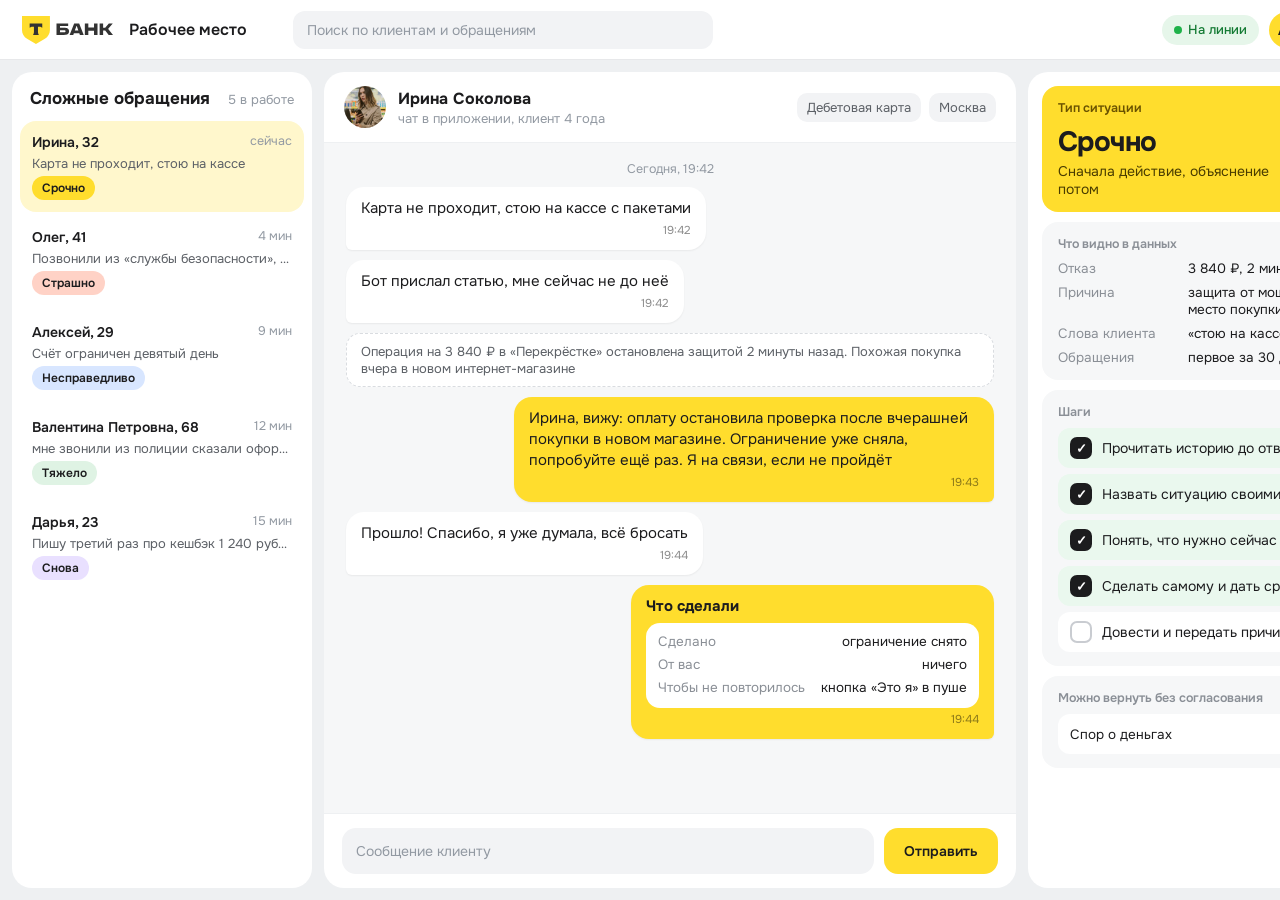
<file: site/tools/mockups/screens.html>
<!doctype html>
<html lang="ru">
<head>
<meta charset="utf-8">
<title>Экраны для мокапов</title>
<link rel="stylesheet" href="../../assets/tokens.css">
<style>
* { box-sizing: border-box; }
html, body { margin: 0; }
body { font-family: var(--font); color: var(--ink-strong); -webkit-font-smoothing: antialiased; }
img { display: block; }
.scr { display: none; overflow: hidden; position: relative; }
body[data-s="mac"] #mac, body[data-s="chat"] #chat, body[data-s="card"] #card { display: block; }

/* Рабочее место специалиста, 1440 x 900 */
#mac { width: 1440px; height: 900px; background: #eef0f2; font-size: 14px; }
.mt { height: 60px; background: #fff; display: flex; align-items: center; gap: 16px; padding: 0 22px; border-bottom: 1px solid #e7e8ea; }
.mt img { height: 28px; }
.mt .ttl { font-weight: 600; font-size: 16px; }
.mt .srch { margin-left: 30px; flex: 1; max-width: 420px; height: 38px; border-radius: 12px; background: #f2f3f5; display: flex; align-items: center; padding: 0 14px; color: #9299a2; }
.mt .me { margin-left: auto; display: flex; align-items: center; gap: 10px; font-weight: 500; }
.mt .me i { width: 36px; height: 36px; border-radius: 50%; background: #ffdd2d; display: grid; place-items: center; font-style: normal; font-weight: 700; }
.mt .st { display: inline-flex; align-items: center; gap: 6px; height: 30px; padding: 0 12px; border-radius: 999px; background: #e6f6ea; color: #137a33; font-size: 13px; font-weight: 500; }
.mt .st::before { content: ""; width: 8px; height: 8px; border-radius: 50%; background: #1fb24a; }
.mb { display: grid; grid-template-columns: 300px 1fr 400px; gap: 12px; padding: 12px; height: 840px; }
.pn { background: #fff; border-radius: 20px; overflow: hidden; }
.qh { padding: 16px 18px 8px; display: flex; justify-content: space-between; align-items: baseline; }
.qh b { font-size: 17px; }
.qh span { color: #9299a2; font-size: 13px; }
.qi { margin: 4px 8px; padding: 12px 12px; border-radius: 16px; display: grid; gap: 4px; }
.qi.on { background: #fff7cc; }
.qi .r1 { display: flex; justify-content: space-between; font-weight: 600; }
.qi .r1 span { font-weight: 400; color: #9299a2; font-size: 12.5px; }
.qi .pv { color: #5c6066; font-size: 13px; white-space: nowrap; overflow: hidden; text-overflow: ellipsis; }
.tg { justify-self: start; display: inline-flex; align-items: center; height: 24px; padding: 0 10px; border-radius: 999px; font-size: 12px; font-weight: 600; }
.tg.u { background: #ffdd2d; } .tg.f { background: #ffd2c6; } .tg.n { background: #d8e6ff; } .tg.h { background: #dff3e4; } .tg.s { background: #e9e0ff; }
.ch { display: flex; flex-direction: column; background: #fff; }
.chh { display: flex; align-items: center; gap: 12px; padding: 14px 20px; border-bottom: 1px solid #eef0f2; }
.chh .av { width: 42px; height: 42px; border-radius: 50%; overflow: hidden; }
.chh .av img { width: 100%; height: 100%; object-fit: cover; object-position: 50% 12%; }
.chh b { display: block; font-size: 16px; }
.chh span { color: #9299a2; font-size: 13px; }
.chh .info { margin-left: auto; display: flex; gap: 8px; }
.chh .info span { background: #f2f3f5; border-radius: 10px; padding: 6px 10px; color: #5c6066; }
.lg { flex: 1; padding: 18px 22px; display: flex; flex-direction: column; gap: 10px; background: #f6f7f8; }
.day { align-self: center; font-size: 12.5px; color: #9299a2; }
.bb { max-width: 74%; padding: 11px 15px; border-radius: 18px; font-size: 15px; line-height: 1.4; background: #fff; box-shadow: 0 1px 2px rgba(0,0,0,.06); }
.bb.c { align-self: flex-start; border-bottom-left-radius: 6px; }
.bb.o { align-self: flex-end; background: #ffdd2d; border-bottom-right-radius: 6px; }
.bb small { display: block; margin-top: 4px; font-size: 11.5px; color: rgba(0,0,0,.45); text-align: right; }
.sysn { align-self: stretch; background: #fff; border: 1px dashed #d9dce0; border-radius: 14px; padding: 9px 14px; font-size: 13px; color: #5c6066; }
.case { margin-top: 6px; background: #fff; border-radius: 14px; padding: 10px 12px; font-size: 13.5px; display: grid; gap: 4px; }
.case div { display: flex; justify-content: space-between; gap: 16px; }
.case div span:first-child { color: #8a8f96; }
.cmp { display: flex; gap: 10px; padding: 14px 18px; border-top: 1px solid #eef0f2; }
.cmp div { flex: 1; height: 46px; border-radius: 14px; background: #f2f3f5; display: flex; align-items: center; padding: 0 14px; color: #9299a2; }
.cmp b { height: 46px; padding: 0 20px; border-radius: 14px; background: #ffdd2d; display: grid; place-items: center; font-weight: 600; }
.sd { padding: 14px; display: grid; gap: 10px; align-content: start; overflow: hidden; }
.bl { background: #f6f7f8; border-radius: 16px; padding: 14px 16px; }
.bl h4 { margin: 0 0 8px; font-size: 12.5px; font-weight: 600; color: #8a8f96; }
.bl.ty { background: #ffdd2d; display: grid; grid-template-columns: 1fr 86px; align-items: center; }
.bl.ty h4 { color: #6b5300; }
.bl.ty .n { font-size: 28px; font-weight: 700; letter-spacing: -.02em; }
.bl.ty .w { font-size: 14px; color: #4a3d00; margin-top: 2px; }
.bl.ty img { width: 86px; }
.sg { display: grid; gap: 7px; font-size: 13.5px; }
.sg div { display: grid; grid-template-columns: 120px 1fr; gap: 10px; }
.sg span { color: #8a8f96; }
.stp { display: grid; gap: 6px; }
.stp div { display: flex; gap: 10px; align-items: center; background: #fff; border-radius: 12px; padding: 9px 12px; font-size: 14px; }
.stp i { width: 22px; height: 22px; border-radius: 7px; border: 2px solid #c9ccd1; flex: none; display: grid; place-items: center; font-style: normal; font-size: 13px; font-weight: 700; }
.stp div.d { background: #eaf8ee; }
.stp div.d i { background: #1c1c1e; border-color: #1c1c1e; color: #fff; }
.thr { display: flex; justify-content: space-between; align-items: center; background: #fff; border-radius: 12px; padding: 10px 12px; font-size: 13.5px; }
.thr b { font-size: 15px; }

/* Телефон, 390 x 844 */
.ph { width: 390px; height: 844px; background: #f6f7f8; font-size: 15px; }
.sb { height: 54px; display: flex; justify-content: space-between; align-items: center; padding: 14px 32px 0 40px; font-weight: 600; font-size: 16px; }
.sb .ic { display: flex; gap: 6px; align-items: center; }
.sb .ic i { display: block; background: #1c1c1e; border-radius: 2px; }
.ah { display: flex; align-items: center; gap: 12px; padding: 8px 16px 12px; background: #f6f7f8; }
.ah .bk { width: 36px; height: 36px; border-radius: 50%; background: #fff; display: grid; place-items: center; font-size: 22px; line-height: 1; }
.ah .av { width: 40px; height: 40px; border-radius: 50%; background: #ffdd2d; display: grid; place-items: center; }
.ah .av img { width: 26px; }
.ah b { display: block; font-size: 16px; }
.ah span { font-size: 12.5px; color: #8a8f96; }
.pl { padding: 6px 14px; display: flex; flex-direction: column; gap: 8px; }
.pl .bb { max-width: 82%; font-size: 15px; }
.pin { position: absolute; left: 12px; right: 12px; bottom: 30px; display: flex; gap: 8px; align-items: center; }
.pin div { flex: 1; height: 44px; border-radius: 22px; background: #fff; display: flex; align-items: center; padding: 0 16px; color: #9299a2; }
.pin b { width: 44px; height: 44px; border-radius: 50%; background: #ffdd2d; display: grid; place-items: center; font-size: 20px; }
.hbar { position: absolute; left: 50%; bottom: 8px; width: 134px; height: 5px; margin-left: -67px; border-radius: 3px; background: #1c1c1e; }
.cardv { margin: 6px 16px 0; height: 206px; border-radius: 20px; background: linear-gradient(135deg, #2b2b2e, #111); padding: 20px; color: #fff; position: relative; }
.cardv img { height: 26px; }
.cardv .nm { position: absolute; left: 20px; bottom: 18px; font-size: 15px; letter-spacing: .08em; opacity: .85; }
.cardv .lk { position: absolute; right: 16px; top: 16px; background: rgba(255,255,255,.16); border-radius: 999px; padding: 5px 12px; font-size: 12.5px; }
.alert { margin: 14px 16px 0; background: #fff; border-radius: 22px; padding: 18px; }
.alert .h { display: flex; gap: 12px; align-items: center; }
.alert .h img { width: 56px; }
.alert .h b { font-size: 19px; line-height: 1.2; }
.alert p { margin: 10px 0 0; color: #5c6066; font-size: 14.5px; line-height: 1.4; }
.op { margin-top: 12px; background: #f6f7f8; border-radius: 14px; padding: 12px 14px; display: flex; justify-content: space-between; font-size: 14px; }
.op span { color: #8a8f96; }
.bt { margin: 14px 16px 0; display: grid; gap: 8px; }
.bt b { height: 52px; border-radius: 16px; display: grid; place-items: center; font-weight: 600; font-size: 16px; }
.bt b.y { background: #ffdd2d; } .bt b.g { background: #fff; }
.note { margin: 12px 20px 0; font-size: 13px; color: #8a8f96; line-height: 1.4; }
</style>
</head>
<body>

<section class="scr" id="mac">
  <div class="mt"><img src="../../img/tbank-logo.svg" alt=""><span class="ttl">Рабочее место</span><span class="srch">Поиск по клиентам и обращениям</span><span class="me"><span class="st">На линии</span><i>АК</i>Анна Ковалёва</span></div>
  <div class="mb">
    <div class="pn">
      <div class="qh"><b>Сложные обращения</b><span>5 в работе</span></div>
      <div class="qi on"><div class="r1">Ирина, 32<span>сейчас</span></div><div class="pv">Карта не проходит, стою на кассе</div><span class="tg u">Срочно</span></div>
      <div class="qi"><div class="r1">Олег, 41<span>4 мин</span></div><div class="pv">Позвонили из «службы безопасности», я перевёл 46 000</div><span class="tg f">Страшно</span></div>
      <div class="qi"><div class="r1">Алексей, 29<span>9 мин</span></div><div class="pv">Счёт ограничен девятый день</div><span class="tg n">Несправедливо</span></div>
      <div class="qi"><div class="r1">Валентина Петровна, 68<span>12 мин</span></div><div class="pv">мне звонили из полиции сказали оформить кредит</div><span class="tg h">Тяжело</span></div>
      <div class="qi"><div class="r1">Дарья, 23<span>15 мин</span></div><div class="pv">Пишу третий раз про кешбэк 1 240 рублей</div><span class="tg s">Снова</span></div>
    </div>
    <div class="pn ch">
      <div class="chh"><div class="av"><img src="../../img/irina.webp" alt=""></div><div><b>Ирина Соколова</b><span>чат в приложении, клиент 4 года</span></div><div class="info"><span>Дебетовая карта</span><span>Москва</span></div></div>
      <div class="lg">
        <span class="day">Сегодня, 19:42</span>
        <div class="bb c">Карта не проходит, стою на кассе с пакетами<small>19:42</small></div>
        <div class="bb c">Бот прислал статью, мне сейчас не до неё<small>19:42</small></div>
        <div class="sysn">Операция на 3 840 ₽ в «Перекрёстке» остановлена защитой 2 минуты назад. Похожая покупка вчера в новом интернет-магазине</div>
        <div class="bb o">Ирина, вижу: оплату остановила проверка после вчерашней покупки в новом магазине. Ограничение уже сняла, попробуйте ещё раз. Я на связи, если не пройдёт<small>19:43</small></div>
        <div class="bb c">Прошло! Спасибо, я уже думала, всё бросать<small>19:44</small></div>
        <div class="bb o"><b>Что сделали</b><div class="case"><div><span>Сделано</span><span>ограничение снято</span></div><div><span>От вас</span><span>ничего</span></div><div><span>Чтобы не повторилось</span><span>кнопка «Это я» в пуше</span></div></div><small>19:44</small></div>
      </div>
      <div class="cmp"><div>Сообщение клиенту</div><b>Отправить</b></div>
    </div>
    <div class="pn sd">
      <div class="bl ty"><div><h4>Тип ситуации</h4><div class="n">Срочно</div><div class="w">Сначала действие, объяснение потом</div></div><img src="../../img/st-clock.webp" alt=""></div>
      <div class="bl"><h4>Что видно в данных</h4><div class="sg"><div><span>Отказ</span>3 840 ₽, 2 минуты назад</div><div><span>Причина</span>защита от мошенников, новое место покупки</div><div><span>Слова клиента</span>«стою на кассе»</div><div><span>Обращения</span>первое за 30 дней</div></div></div>
      <div class="bl"><h4>Шаги</h4><div class="stp"><div class="d"><i>✓</i>Прочитать историю до ответа</div><div class="d"><i>✓</i>Назвать ситуацию своими словами</div><div class="d"><i>✓</i>Понять, что нужно сейчас</div><div class="d"><i>✓</i>Сделать самому и дать срок</div><div><i></i>Довести и передать причину в продукт</div></div></div>
      <div class="bl"><h4>Можно вернуть без согласования</h4><div class="thr"><span>Спор о деньгах</span><b>нет</b></div></div>
    </div>
  </div>
</section>

<section class="scr ph" id="chat">
  <div class="sb"><span>19:44</span><span class="ic"><svg width="18" height="12" viewBox="0 0 18 12"><rect x="0" y="8" width="3" height="4" rx="1" fill="#1c1c1e"/><rect x="5" y="5.5" width="3" height="6.5" rx="1" fill="#1c1c1e"/><rect x="10" y="3" width="3" height="9" rx="1" fill="#1c1c1e"/><rect x="15" y="0" width="3" height="12" rx="1" fill="#1c1c1e"/></svg><svg width="16" height="12" viewBox="0 0 16 12"><path d="M8 11.5l2.4-2.6a3.4 3.4 0 0 0-4.8 0z M3.6 6.9a6.2 6.2 0 0 1 8.8 0l1.4-1.5a8.3 8.3 0 0 0-11.6 0z M.8 3.9a10.3 10.3 0 0 1 14.4 0L16.4 2.6a12 12 0 0 0-16.8 0z" fill="#1c1c1e"/></svg><svg width="26" height="12" viewBox="0 0 26 12"><rect x=".5" y=".5" width="22" height="11" rx="3.2" fill="none" stroke="#1c1c1e" opacity=".4"/><rect x="2" y="2" width="16" height="8" rx="2" fill="#1c1c1e"/><rect x="23.5" y="4" width="1.8" height="4" rx=".8" fill="#1c1c1e" opacity=".4"/></svg></span></div>
  <div class="ah"><span class="bk"><svg width="18" height="18" viewBox="0 0 24 24" fill="none" stroke="#1c1c1e" stroke-width="2.4" stroke-linecap="round" stroke-linejoin="round"><path d="M15 5l-7 7 7 7"/></svg></span><span class="av"><img src="../../img/tbank-icon.svg" alt=""></span><div><b>Анна, Т-Банк</b><span>специалист поддержки</span></div></div>
  <div class="pl">
    <div class="bb o">Карта не проходит, стою на кассе с пакетами<small>19:42</small></div>
    <div class="bb c">Ирина, вижу: оплату остановила проверка после вчерашней покупки в новом магазине. Ограничение уже сняла, попробуйте ещё раз. Я на связи, если не пройдёт<small>19:43</small></div>
    <div class="bb o">Прошло! Спасибо, я уже думала, всё бросать<small>19:44</small></div>
    <div class="bb c"><b>Что мы сделали</b><div class="case" style="background:#f6f7f8"><div><span>Сделано</span><span>ограничение снято</span></div><div><span>От вас</span><span>ничего</span></div><div><span>Дальше</span><span>в пуше кнопка «Это я»</span></div></div><small>19:44</small></div>
  </div>
  <div class="pin"><div>Сообщение</div><b><svg width="20" height="20" viewBox="0 0 24 24" fill="none" stroke="#1c1c1e" stroke-width="2.4" stroke-linecap="round" stroke-linejoin="round"><path d="M12 19V5M5 12l7-7 7 7"/></svg></b></div>
  <span class="hbar"></span>
</section>

<section class="scr ph" id="card">
  <div class="sb"><span>19:41</span><span class="ic"><svg width="18" height="12" viewBox="0 0 18 12"><rect x="0" y="8" width="3" height="4" rx="1" fill="#1c1c1e"/><rect x="5" y="5.5" width="3" height="6.5" rx="1" fill="#1c1c1e"/><rect x="10" y="3" width="3" height="9" rx="1" fill="#1c1c1e"/><rect x="15" y="0" width="3" height="12" rx="1" fill="#1c1c1e"/></svg><svg width="16" height="12" viewBox="0 0 16 12"><path d="M8 11.5l2.4-2.6a3.4 3.4 0 0 0-4.8 0z M3.6 6.9a6.2 6.2 0 0 1 8.8 0l1.4-1.5a8.3 8.3 0 0 0-11.6 0z M.8 3.9a10.3 10.3 0 0 1 14.4 0L16.4 2.6a12 12 0 0 0-16.8 0z" fill="#1c1c1e"/></svg><svg width="26" height="12" viewBox="0 0 26 12"><rect x=".5" y=".5" width="22" height="11" rx="3.2" fill="none" stroke="#1c1c1e" opacity=".4"/><rect x="2" y="2" width="16" height="8" rx="2" fill="#1c1c1e"/><rect x="23.5" y="4" width="1.8" height="4" rx=".8" fill="#1c1c1e" opacity=".4"/></svg></span></div>
  <div class="ah"><span class="bk"><svg width="18" height="18" viewBox="0 0 24 24" fill="none" stroke="#1c1c1e" stroke-width="2.4" stroke-linecap="round" stroke-linejoin="round"><path d="M15 5l-7 7 7 7"/></svg></span><div><b>Дебетовая карта</b><span>Black •• 4417</span></div></div>
  <div class="cardv"><img src="../../img/tbank-logo-white.svg" alt=""><span class="lk">ограничена</span><span class="nm">•• 4417</span></div>
  <div class="alert">
    <div class="h"><img src="../../img/st-shield.webp" alt=""><b>Покупку остановила защита. Это были вы?</b></div>
    <p>Вчера была покупка в новом интернет-магазине, поэтому сегодня проверяем похожие операции</p>
    <div class="op"><span>Перекрёсток, Москва</span><b>3 840 ₽</b></div>
  </div>
  <div class="bt"><b class="y">Да, это я</b><b class="g">Нет, заблокировать карту</b></div>
  <p class="note">Ограничение снимется сразу. Если что-то не так, напишите в чат: специалист увидит эту операцию и не будет задавать лишних вопросов</p>
  <span class="hbar"></span>
</section>

<script>document.body.dataset.s = new URLSearchParams(location.search).get('s') || 'mac';</script>
</body>
</html>
</file>
<file: site/assets/tokens.css>
/* Общие токены сайта и презентации: цвета, радиусы и шрифты в духе дизайн-кода Т-Банка.
   Шрифт. Если фирменный шрифт Т-Банка установлен на компьютере, он стоит первым в списке и подхватится сам.
   Для сайта файлы можно положить в site/fonts/tbank/ и добавить @font-face с семейством «TBank Sans». Без них используется Onest. */
@font-face { font-family: "Onest"; font-weight: 100 900; font-display: swap; src: url(../fonts/onest-cyrillic-wght-normal.woff2) format("woff2"); unicode-range: U+0400-045F, U+0490-0491, U+04B0-04B1, U+2116; }
@font-face { font-family: "Onest"; font-weight: 100 900; font-display: swap; src: url(../fonts/onest-latin-wght-normal.woff2) format("woff2"); unicode-range: U+0000-00FF, U+2000-206F, U+20AC, U+20BD, U+2122, U+2212; }
@font-face { font-family: "Onest"; font-weight: 100 900; font-display: swap; src: url(../fonts/onest-latin-ext-wght-normal.woff2) format("woff2"); unicode-range: U+0100-024F, U+20A0-20AB, U+20AD-20CF; }

:root {
  --y: #ffdd2d;          /* фирменный жёлтый */
  --y-2: #ffe866;
  --y-deep: #fcc521;
  --y-soft: #fff7cc;
  --ink: #333333;        /* основной текст */
  --ink-strong: #1c1c1e;
  --ink-2: #5c6066;
  --muted: #9299a2;
  --bg: #f6f7f8;         /* серый фон страниц */
  --card: #ffffff;
  --line: #e7e8ea;
  --dark: #1c1c1e;
  --blue: #428bf9;
  --green: #00b92d;
  --red: #f52222;
  --violet: #8d6cf6;
  --r-xl: 40px; --r-l: 32px; --r-m: 24px; --r-s: 16px;
  --font: "TBank Sans", "Tinkoff Sans", "Onest", -apple-system, "Segoe UI", Roboto, Arial, sans-serif;
  --ease: cubic-bezier(.22, 1, .36, 1);
}
</file>
